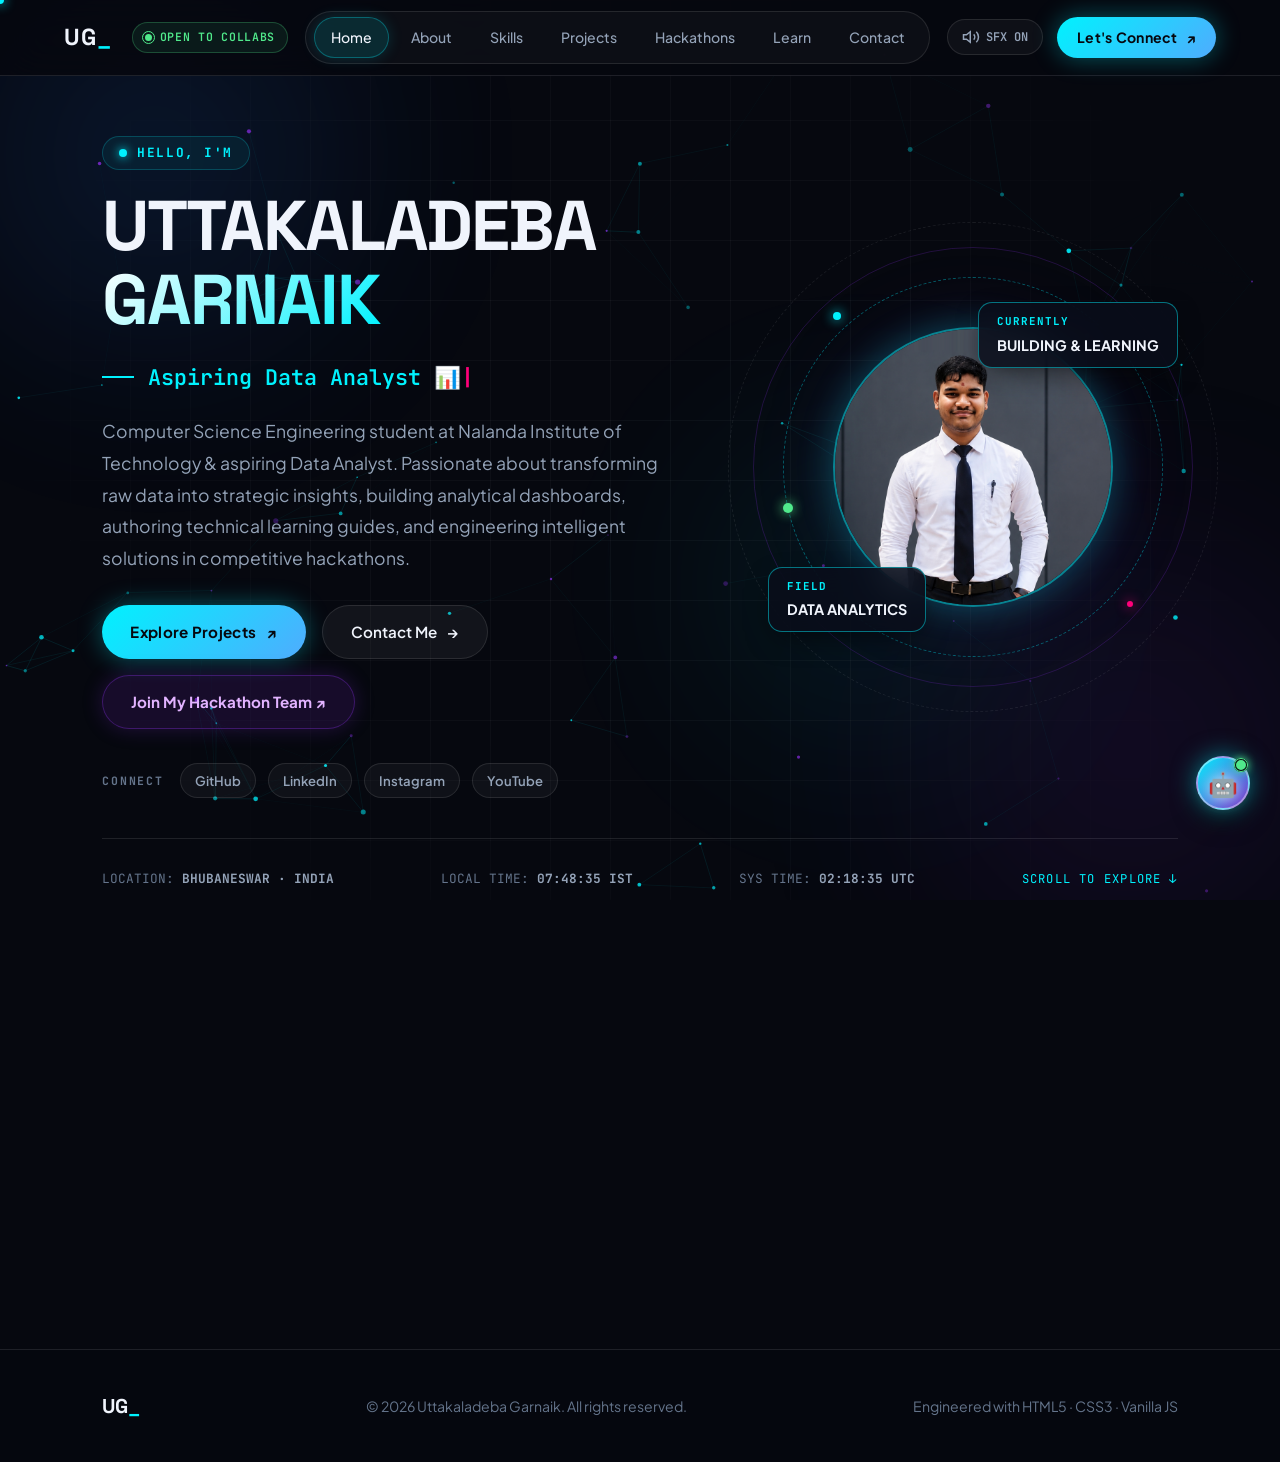
<file: index.html>
<!DOCTYPE html>
<html lang="en">

<head>
    <!-- Basic Meta & SEO -->
    <meta charset="UTF-8">
    <meta name="viewport" content="width=device-width, initial-scale=1.0">
    <meta name="description" content="Uttakaladeba Garnaik — B.Tech CSE Student, Aspiring Data Analyst, AI Builder & Hackathon Innovator from Bhubaneswar, India.">
    <meta name="author" content="Uttakaladeba Garnaik">
    <meta name="theme-color" content="#06080f">

    <!-- Open Graph / Social Media -->
    <meta property="og:title" content="Uttakaladeba Garnaik | Developer Portfolio">
    <meta property="og:description" content="Explore projects, skills, hackathon journey, and learning resources by Uttakaladeba Garnaik.">
    <meta property="og:type" content="website">

    <title>Uttakaladeba Garnaik | Developer Portfolio</title>

    <!-- Master Cyber Glass Stylesheet -->
    <link rel="stylesheet" href="style.css">
</head>

<body>

    <!-- ==============================================================================
         BACKGROUND SYSTEM: INTERACTIVE CANVAS & AMBIENT GLOWS
    ============================================================================== -->
    <div class="background">
        <canvas id="cyberCanvas"></canvas>
        <div class="background-grid"></div>
        <div class="glow-orb glow-blue"></div>
        <div class="glow-orb glow-purple"></div>
        <div class="glow-orb glow-cyan"></div>
    </div>

    <!-- ==============================================================================
         UNIVERSAL NAVIGATION
    ============================================================================== -->
    <header class="navbar">
        <div class="nav-left">
            <div class="nav-logo">
                <a href="index.html">UG<span>_</span></a>
            </div>

            <div class="nav-status-badge">
                <span class="radar-dot"></span>
                <span>OPEN TO COLLABS</span>
            </div>
        </div>

        <nav class="nav-links">
            <a href="index.html" class="active">Home</a>
            <a href="about.html">About</a>
            <a href="skills.html">Skills</a>
            <a href="projects.html">Projects</a>
            <a href="hackathons.html">Hackathons</a>
            <a href="learn.html">Learn</a>
            <a href="contact.html">Contact</a>
        </nav>

        <div class="nav-actions">
            <!-- Audio Synthesizer SFX Button -->
            <button class="sound-toggle-btn" aria-label="Toggle Sound Effects">
                <svg width="18" height="18" viewBox="0 0 24 24" fill="none" stroke="currentColor" stroke-width="2">
                    <polygon points="11 5 6 9 2 9 2 15 6 15 11 19 11 5"></polygon>
                    <path d="M19.07 4.93a10 10 0 0 1 0 14.14M15.54 8.46a5 5 0 0 1 0 7.07"></path>
                </svg>
                <span>SFX ON</span>
            </button>

            <a href="contact.html" class="nav-cta-btn">
                <span>Let's Connect</span>
                <span>↗</span>
            </a>

            <!-- Mobile Hamburger Toggle -->
            <button class="mobile-toggle-btn" aria-label="Toggle Navigation Menu">
                <span></span>
                <span></span>
                <span></span>
            </button>
        </div>
    </header>

    <!-- Mobile Drawer & Overlay -->
    <div class="mobile-nav-overlay"></div>
    <div class="mobile-nav-drawer">
        <div class="mobile-links">
            <a href="index.html" class="active">Home</a>
            <a href="about.html">About</a>
            <a href="skills.html">Skills</a>
            <a href="projects.html">Projects</a>
            <a href="hackathons.html">Hackathons</a>
            <a href="learn.html">Learn</a>
            <a href="contact.html">Contact</a>
        </div>
        <div class="mobile-drawer-bottom">
            <div class="nav-status-badge">
                <span class="radar-dot"></span>
                <span>BHUBANESWAR · INDIA</span>
            </div>
            <a href="contact.html" class="primary-button" style="width: 100%; justify-content: center;">
                <span>Let's Connect ↗</span>
            </a>
        </div>
    </div>

    <!-- ==============================================================================
         MAIN HERO SECTION
    ============================================================================== -->
    <main>
        <section class="hero" id="home">
            <div class="hero-main-row">
                <!-- LEFT COLUMN -->
                <div class="hero-left">
                    <div class="hero-intro">
                        <span class="status-dot"></span>
                        <span>HELLO, I'M</span>
                    </div>

                    <h1 class="hero-name">
                        UTTAKALADEBA
                        <span>GARNAIK</span>
                    </h1>

                    <!-- Dynamic Typewriter Role -->
                    <div class="hero-role-wrapper">
                        <span class="line"></span>
                        <p id="heroTypewriter" class="hero-role-text">
                            Aspiring Data Analyst 📊
                        </p>
                    </div>

                    <p class="hero-description">
                        Computer Science Engineering student at Nalanda Institute of Technology & aspiring Data Analyst.
                        Passionate about transforming raw data into strategic insights, building analytical dashboards,
                        authoring technical learning guides, and engineering intelligent solutions in competitive hackathons.
                    </p>

                    <!-- Call To Action Buttons -->
                    <div class="hero-buttons">
                        <a href="projects.html" class="primary-button">
                            <span>Explore Projects</span>
                            <span>↗</span>
                        </a>

                        <a href="contact.html" class="secondary-button">
                            <span>Contact Me</span>
                            <span>→</span>
                        </a>

                        <a href="https://docs.google.com/forms/d/e/1FAIpQLSdCrDpJFta8WveMqcclIFYzWyv9JtLURT3BA-A9Ja3BnQ5rNg/viewform?usp=publish-editor"
                           class="join-team-btn"
                           target="_blank"
                           rel="noopener noreferrer">
                            <span>Join My Hackathon Team ↗</span>
                        </a>
                    </div>

                    <!-- Social Media Links -->
                    <div class="hero-socials">
                        <span>CONNECT</span>

                        <a href="https://github.com/uttakaladebagarnaik"
                           class="hero-social-pill"
                           target="_blank"
                           rel="noopener noreferrer">
                            GitHub
                        </a>

                        <a href="https://www.linkedin.com/feed/"
                           class="hero-social-pill"
                           target="_blank"
                           rel="noopener noreferrer">
                            LinkedIn
                        </a>

                        <a href="https://www.instagram.com/uttakala_deba/"
                           class="hero-social-pill"
                           target="_blank"
                           rel="noopener noreferrer">
                            Instagram
                        </a>

                        <a href="https://www.youtube.com/@uttakaladeba"
                           class="hero-social-pill"
                           target="_blank"
                           rel="noopener noreferrer">
                            YouTube
                        </a>
                    </div>
                </div>

                <!-- RIGHT COLUMN: PROFILE PHOTO & INTERACTIVE 3D TILT -->
                <div class="hero-right">
                    <div class="photo-area tilt-card">
                        <!-- Orbit Rings -->
                        <div class="photo-ring ring-one"></div>
                        <div class="photo-ring ring-two"></div>
                        <div class="photo-ring ring-three"></div>

                        <!-- Glow Backdrop -->
                        <div class="photo-glow"></div>

                        <!-- Profile Image -->
                        <div class="profile-circle">
                            <img src="picture/profile.png"
                                 alt="Uttakaladeba Garnaik — Developer Profile">
                        </div>

                        <!-- Floating Status Chips -->
                        <div class="floating-card card-top">
                            <span>CURRENTLY</span>
                            <strong>BUILDING & LEARNING</strong>
                        </div>

                        <div class="floating-card card-bottom">
                            <span>FIELD</span>
                            <strong>DATA ANALYTICS</strong>
                        </div>

                        <!-- Mini Orbit Dots -->
                        <span class="orbit-dot dot-one"></span>
                        <span class="orbit-dot dot-two"></span>
                        <span class="orbit-dot dot-three"></span>
                    </div>
                </div>
            </div>

            <!-- HERO BOTTOM HUD -->
            <div class="hero-bottom">
                <div class="hud-item">
                    <span>LOCATION:</span>
                    <strong>BHUBANESWAR · INDIA</strong>
                </div>

                <div class="hud-item">
                    <span>LOCAL TIME:</span>
                    <strong id="hud-time-ist">--:--:-- IST</strong>
                </div>

                <div class="hud-item">
                    <span>SYS TIME:</span>
                    <strong id="hud-time-utc">--:--:-- UTC</strong>
                </div>

                <div class="scroll-indicator">
                    <span>SCROLL TO EXPLORE</span>
                    <b>↓</b>
                </div>
            </div>
        </section>

        <!-- ==============================================================================
             QUICK INTRO SECTION
        ============================================================================== -->
        <section class="quick-intro reveal">
            <div class="intro-number">01</div>
            <div class="intro-content">
                <p class="section-label">A LITTLE ABOUT ME</p>
                <h2>
                    Learning today.
                    <span>Building tomorrow.</span>
                </h2>
                <p style="color: var(--text-secondary); max-width: 650px; line-height: 1.7; margin-bottom: 16px;">
                    Driven by curiosity and a passion for engineering digital solutions. Currently exploring web applications,
                    desktop automation, data systems, and rapid prototyping for hackathons.
                </p>
                <a href="about.html" class="text-link">
                    <span>Read my full story & journey</span>
                    <span>↗</span>
                </a>
            </div>
        </section>
    </main>

    <!-- ==============================================================================
         UNIVERSAL FOOTER
    ============================================================================== -->
    <footer>
        <div class="footer-logo">
            UG<span>_</span>
        </div>

        <div>
            © <span class="current-year">2026</span> Uttakaladeba Garnaik. All rights reserved.
        </div>

        <div>
            Engineered with HTML5 · CSS3 · Vanilla JS
        </div>
    </footer>

    <!-- Master Scripts -->
    <script src="script.js"></script>
</body>

</html>
</file>
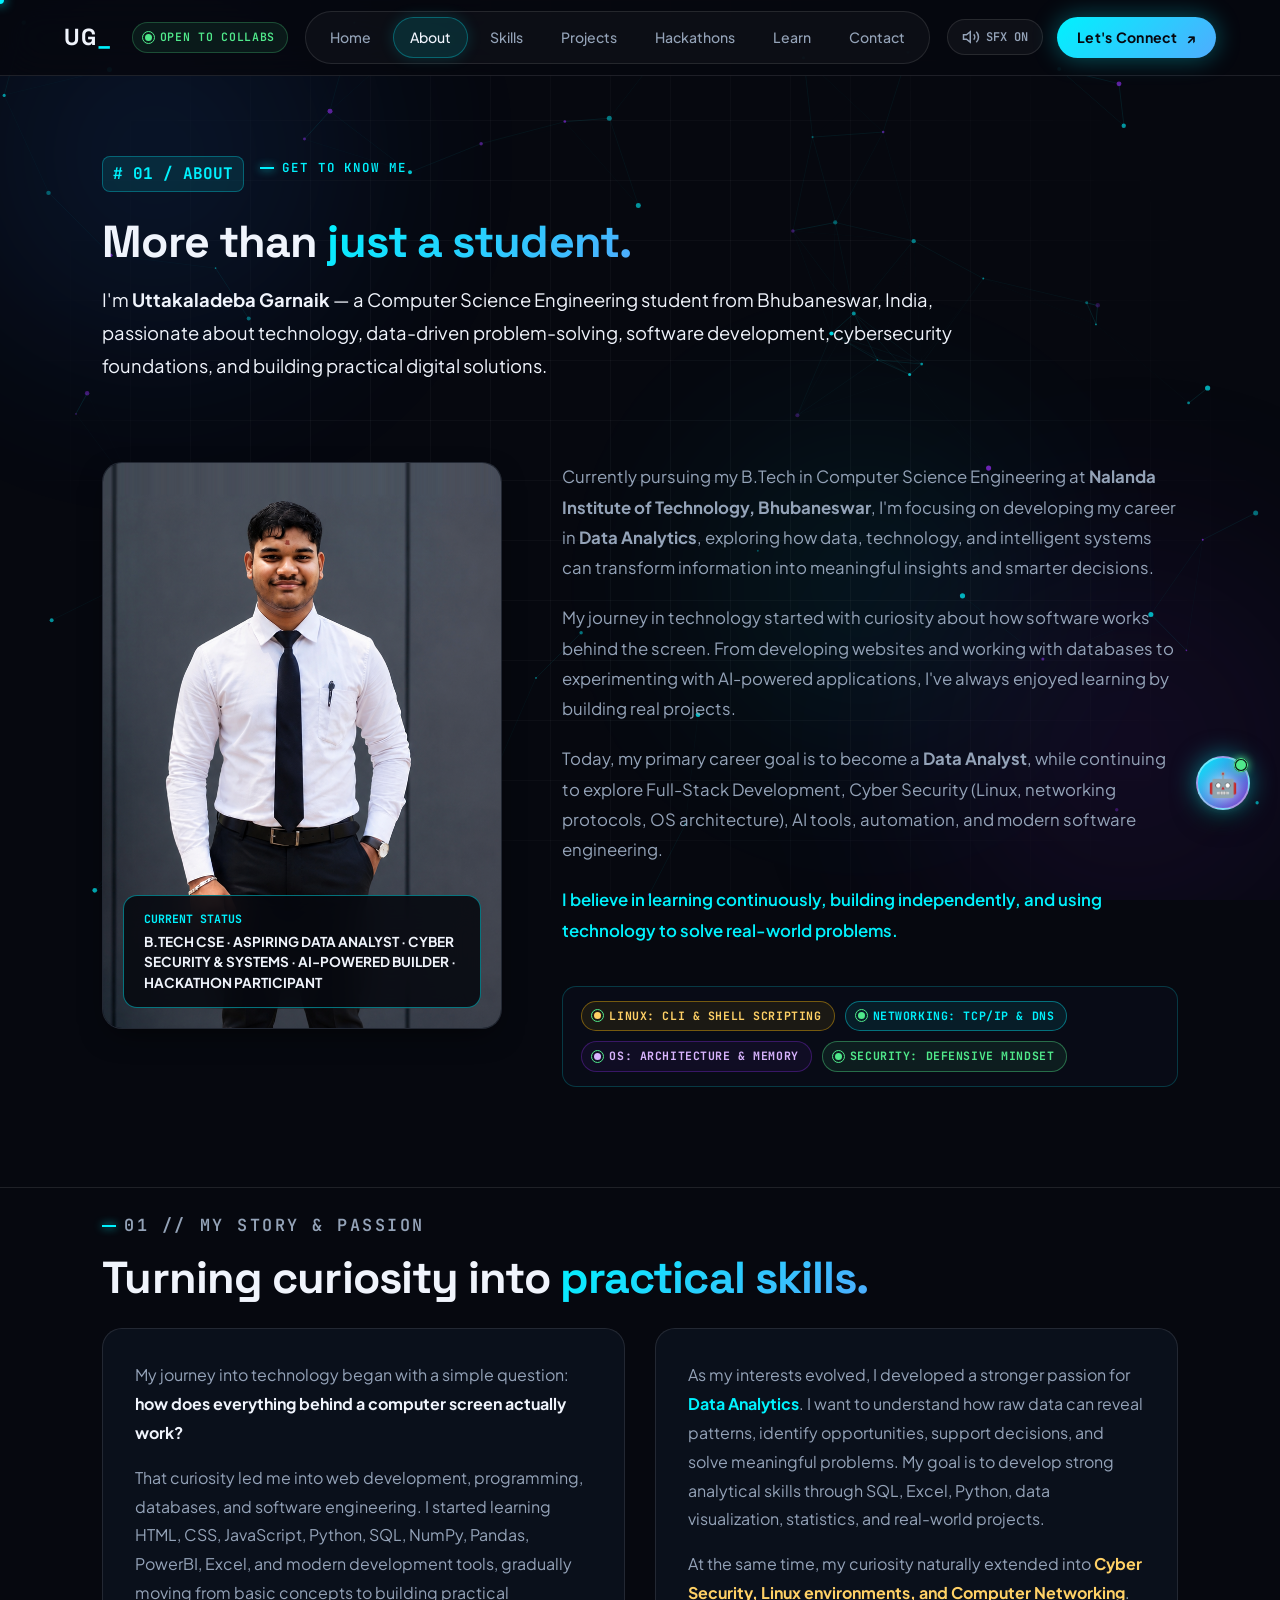
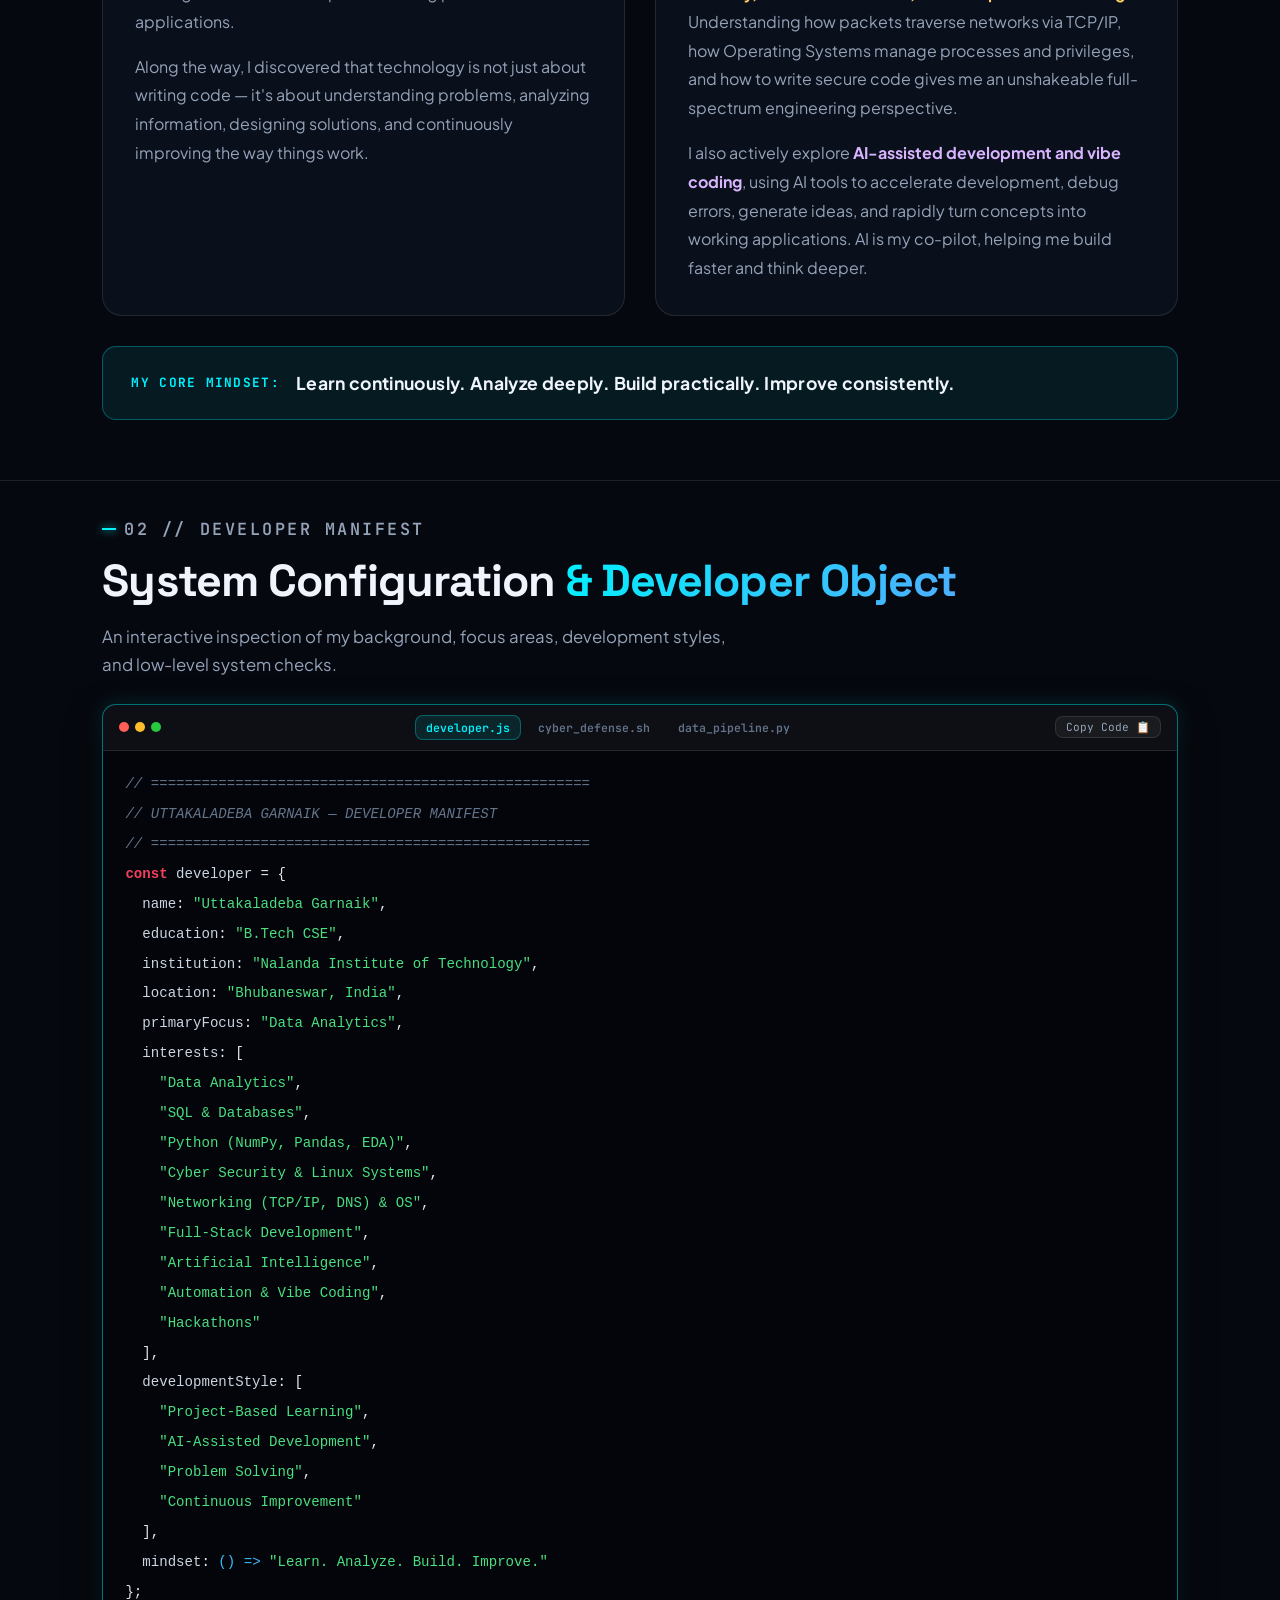
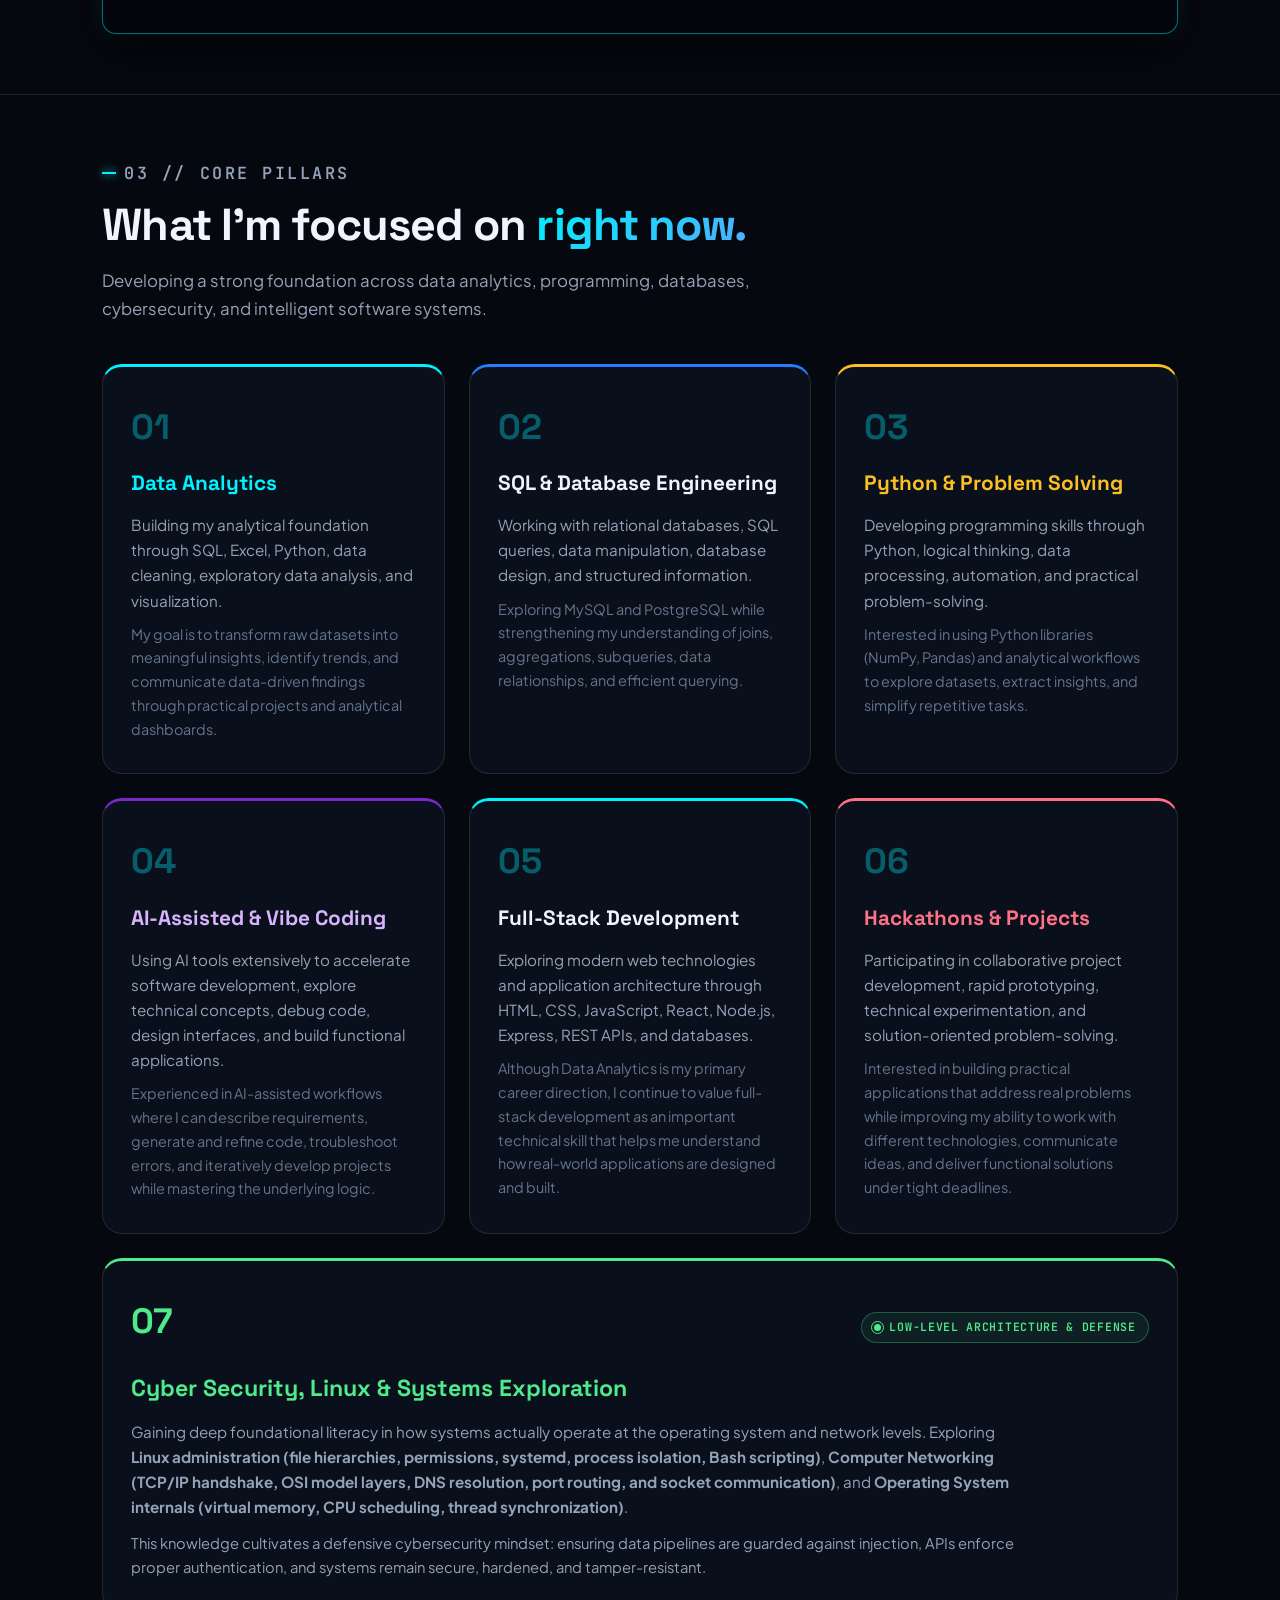
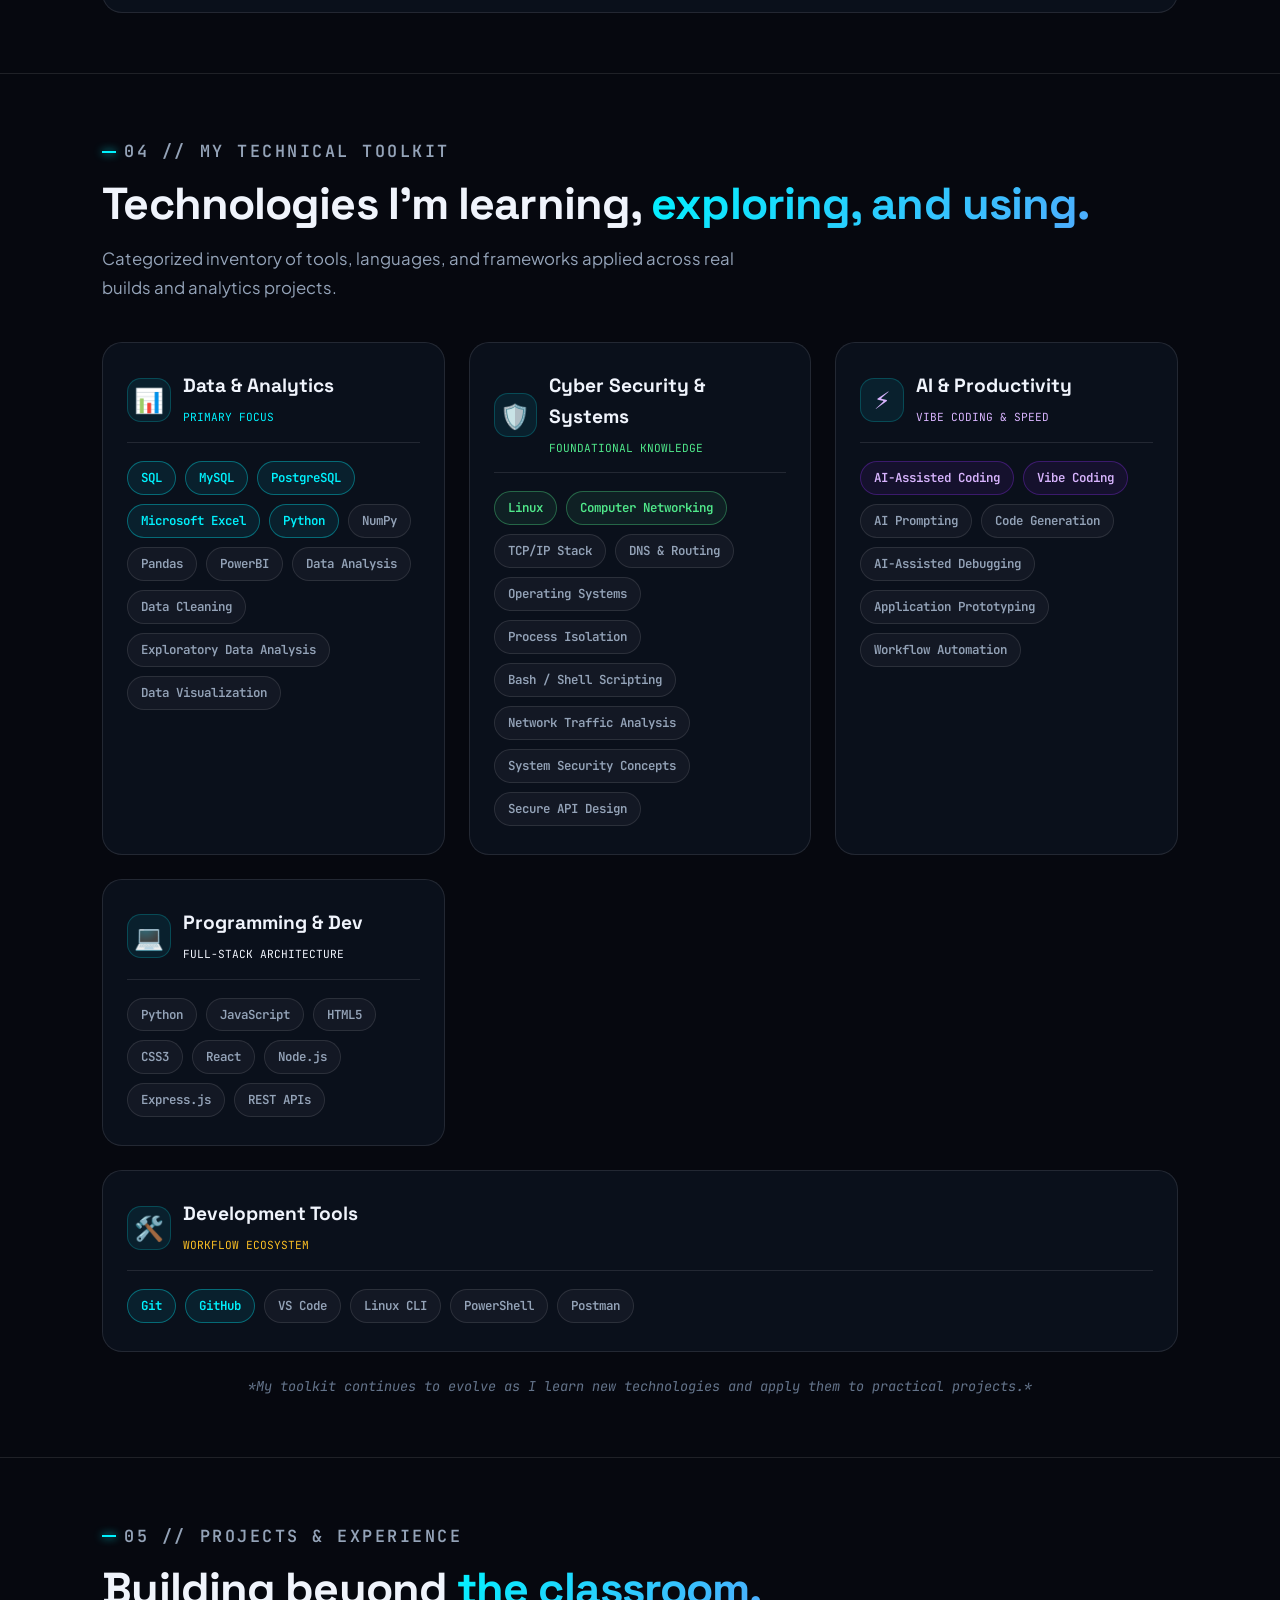
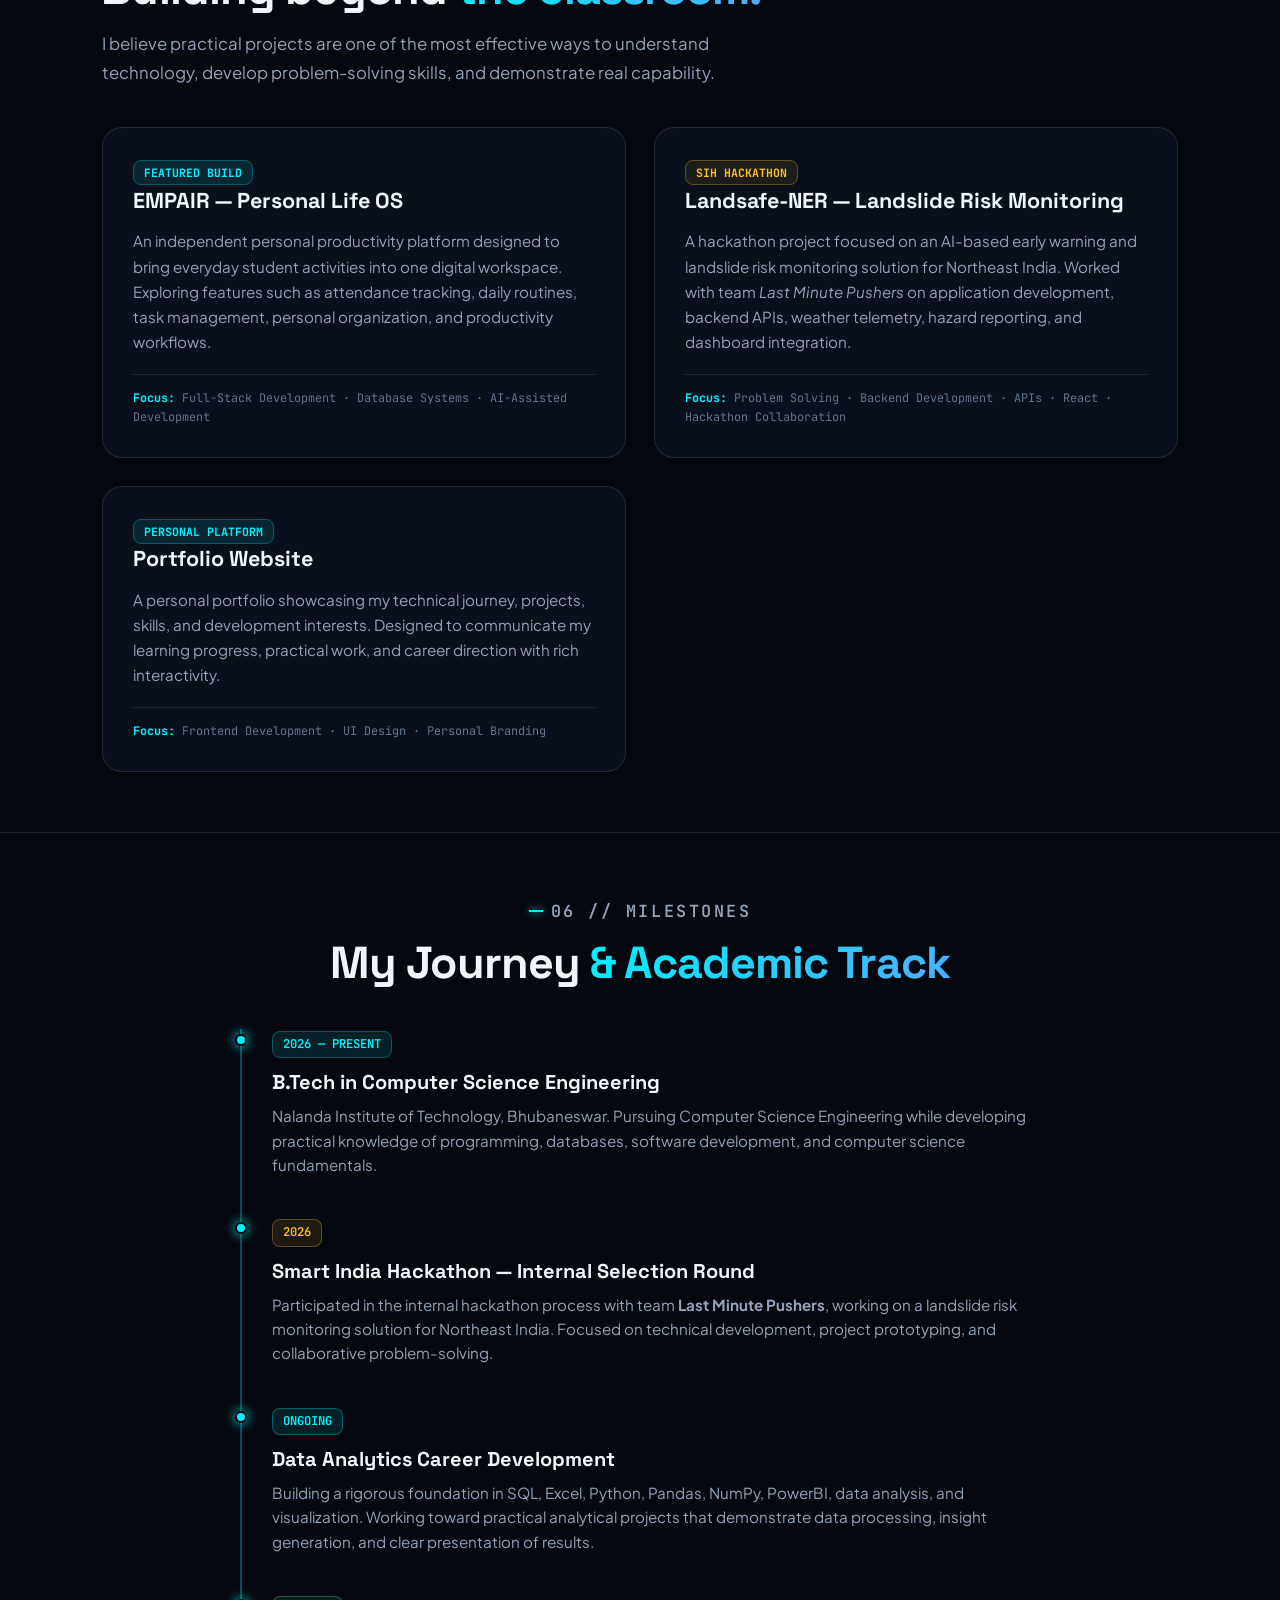
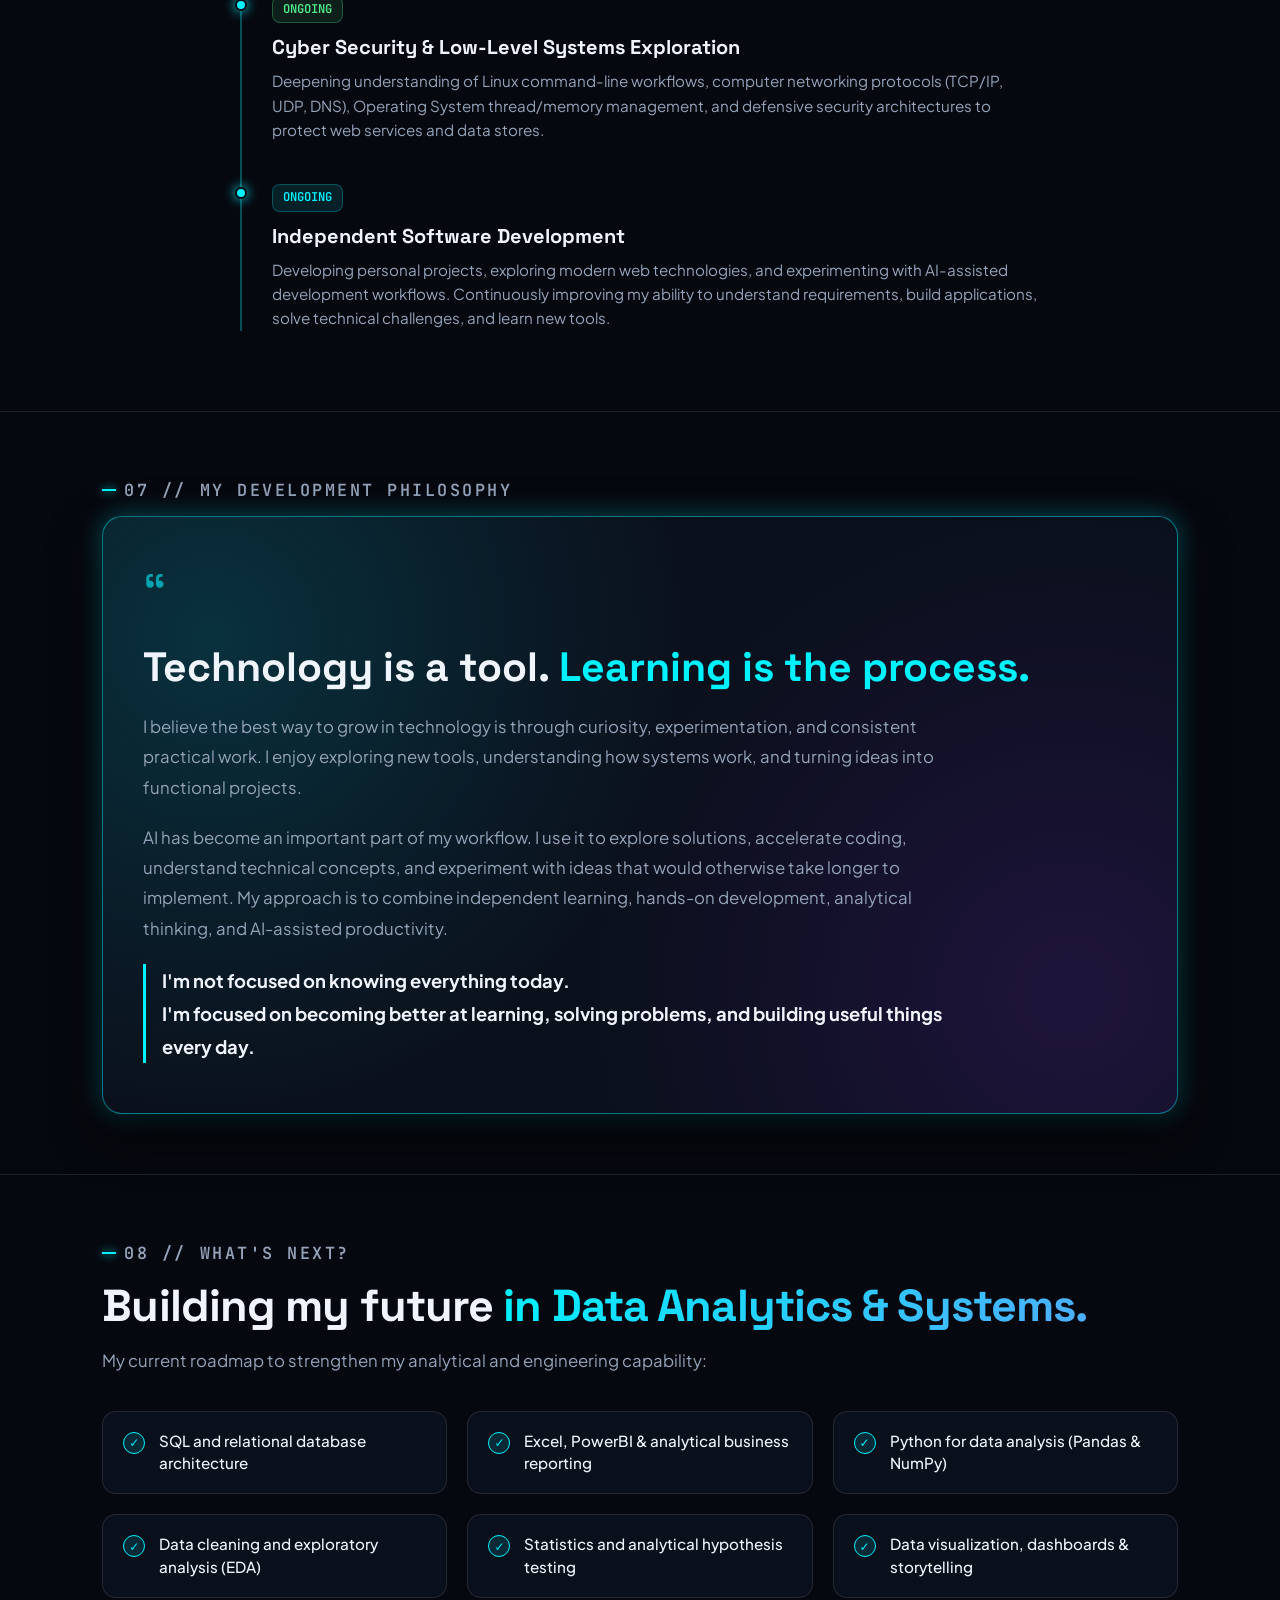
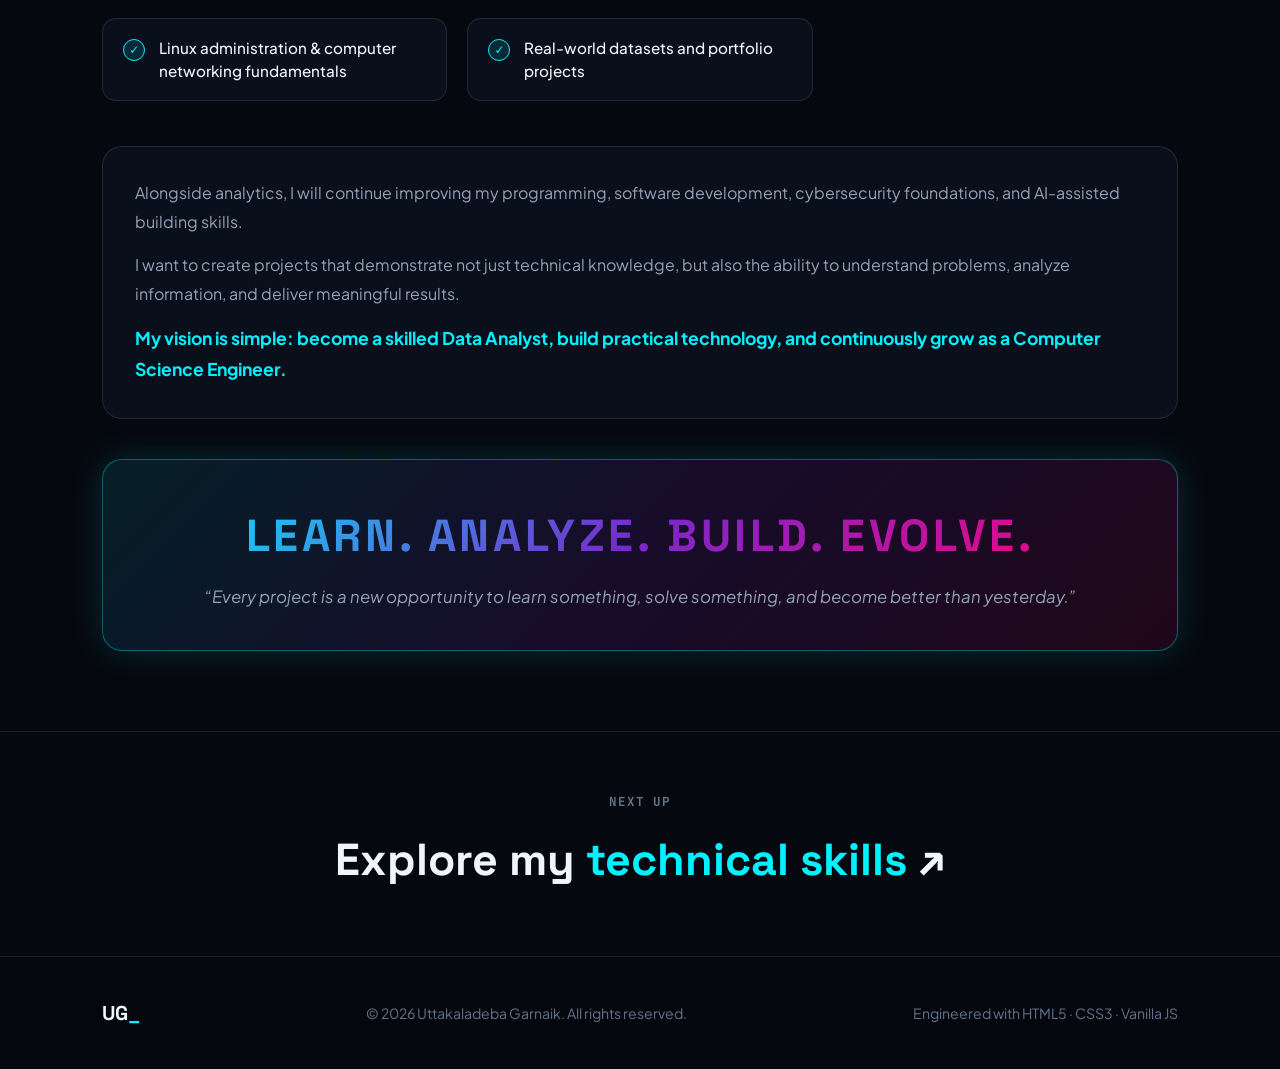
<file: about.html>
<!DOCTYPE html>
<html lang="en">

<head>
    <meta charset="UTF-8">
    <meta name="viewport" content="width=device-width, initial-scale=1.0">
    <meta name="description" content="About Uttakaladeba Garnaik — B.Tech CSE student at Nalanda Institute of Technology, Aspiring Data Analyst, Cyber Security & Systems Enthusiast, and AI-Powered Builder.">
    <meta name="author" content="Uttakaladeba Garnaik">
    <meta name="theme-color" content="#06080f">

    <title>About — Uttakaladeba Garnaik | Data Analytics & Systems</title>

    <link rel="stylesheet" href="style.css">
</head>

<body>

    <!-- Background System -->
    <div class="background">
        <canvas id="cyberCanvas"></canvas>
        <div class="background-grid"></div>
        <div class="glow-orb glow-blue"></div>
        <div class="glow-orb glow-purple"></div>
        <div class="glow-orb glow-cyan"></div>
    </div>

    <!-- Universal Navigation -->
    <header class="navbar">
        <div class="nav-left">
            <div class="nav-logo">
                <a href="index.html">UG<span>_</span></a>
            </div>

            <div class="nav-status-badge">
                <span class="radar-dot"></span>
                <span>OPEN TO COLLABS</span>
            </div>
        </div>

        <nav class="nav-links">
            <a href="index.html">Home</a>
            <a href="about.html" class="active">About</a>
            <a href="skills.html">Skills</a>
            <a href="projects.html">Projects</a>
            <a href="hackathons.html">Hackathons</a>
            <a href="learn.html">Learn</a>
            <a href="contact.html">Contact</a>
        </nav>

        <div class="nav-actions">
            <button class="sound-toggle-btn" aria-label="Toggle Sound Effects">
                <svg width="18" height="18" viewBox="0 0 24 24" fill="none" stroke="currentColor" stroke-width="2">
                    <polygon points="11 5 6 9 2 9 2 15 6 15 11 19 11 5"></polygon>
                    <path d="M19.07 4.93a10 10 0 0 1 0 14.14M15.54 8.46a5 5 0 0 1 0 7.07"></path>
                </svg>
                <span>SFX ON</span>
            </button>

            <a href="contact.html" class="nav-cta-btn">
                <span>Let's Connect</span>
                <span>↗</span>
            </a>

            <button class="mobile-toggle-btn" aria-label="Toggle Navigation Menu">
                <span></span>
                <span></span>
                <span></span>
            </button>
        </div>
    </header>

    <!-- Mobile Drawer -->
    <div class="mobile-nav-overlay"></div>
    <div class="mobile-nav-drawer">
        <div class="mobile-links">
            <a href="index.html">Home</a>
            <a href="about.html" class="active">About</a>
            <a href="skills.html">Skills</a>
            <a href="projects.html">Projects</a>
            <a href="hackathons.html">Hackathons</a>
            <a href="learn.html">Learn</a>
            <a href="contact.html">Contact</a>
        </div>
        <div class="mobile-drawer-bottom">
            <div class="nav-status-badge">
                <span class="radar-dot"></span>
                <span>BHUBANESWAR · INDIA</span>
            </div>
            <a href="contact.html" class="primary-button" style="width: 100%; justify-content: center;">
                <span>Let's Connect ↗</span>
            </a>
        </div>
    </div>

    <main>
        <!-- ==============================================================================
             # 01 / ABOUT — HERO
        ============================================================================== -->
        <section class="about-hero">
            <div class="page-hero-top">
                <span class="page-hero-number"># 01 / ABOUT</span>
                <span class="section-label">GET TO KNOW ME</span>
            </div>

            <div class="section-heading">
                <h2>
                    More than
                    <span>just a student.</span>
                </h2>
                <p style="font-size: 1.15rem; color: var(--text-primary); max-width: 850px; line-height: 1.8;">
                    I'm <strong>Uttakaladeba Garnaik</strong> — a Computer Science Engineering student from Bhubaneswar, India,
                    passionate about technology, data-driven problem-solving, software development, cybersecurity foundations,
                    and building practical digital solutions.
                </p>
            </div>
        </section>

        <!-- ==============================================================================
             ABOUT MAIN: BIO, STATUS BADGE & INTERACTIVE TERMINAL
        ============================================================================== -->
        <section class="about-main reveal">
            <!-- Left: Profile Image Card with 3D Tilt -->
            <div class="about-image-card tilt-card">
                <img src="picture/profile.png" alt="Uttakaladeba Garnaik — Profile">
                <div class="about-image-badge">
                    <span>CURRENT STATUS</span>
                    <strong style="font-size: 0.85rem; line-height: 1.5; color: var(--text-primary);">
                        B.TECH CSE · ASPIRING DATA ANALYST · CYBER SECURITY & SYSTEMS · AI-POWERED BUILDER · HACKATHON PARTICIPANT
                    </strong>
                </div>
            </div>

            <!-- Right: Extended Bio & Story -->
            <div class="about-story">
                <p>
                    Currently pursuing my B.Tech in Computer Science Engineering at <strong>Nalanda Institute of Technology, Bhubaneswar</strong>,
                    I'm focusing on developing my career in <strong>Data Analytics</strong>, exploring how data, technology, and intelligent systems can transform
                    information into meaningful insights and smarter decisions.
                </p>

                <p>
                    My journey in technology started with curiosity about how software works behind the screen. From developing websites and working
                    with databases to experimenting with AI-powered applications, I've always enjoyed learning by building real projects.
                </p>

                <p>
                    Today, my primary career goal is to become a <strong>Data Analyst</strong>, while continuing to explore Full-Stack Development,
                    Cyber Security (Linux, networking protocols, OS architecture), AI tools, automation, and modern software engineering.
                </p>

                <p style="color: var(--cyan); font-weight: 600;">
                    I believe in learning continuously, building independently, and using technology to solve real-world problems.
                </p>

                <!-- Systems & Security HUD Clearance -->
                <div class="security-hud">
                    <span class="security-hud-pill hud-linux">
                        <span class="radar-dot" style="background: #ffd166;"></span>
                        <span>LINUX: CLI & SHELL SCRIPTING</span>
                    </span>
                    <span class="security-hud-pill hud-network">
                        <span class="radar-dot"></span>
                        <span>NETWORKING: TCP/IP & DNS</span>
                    </span>
                    <span class="security-hud-pill hud-os">
                        <span class="radar-dot" style="background: #d8b4fe;"></span>
                        <span>OS: ARCHITECTURE & MEMORY</span>
                    </span>
                    <span class="security-hud-pill hud-defense">
                        <span class="radar-dot"></span>
                        <span>SECURITY: DEFENSIVE MINDSET</span>
                    </span>
                </div>
            </div>
        </section>

        <!-- ==============================================================================
             01 // MY STORY & PASSION
        ============================================================================== -->
        <section class="about-focus reveal" style="padding-top: 20px;">
            <div class="section-heading">
                <p class="section-label">01 // MY STORY & PASSION</p>
                <h2>
                    Turning curiosity into
                    <span>practical skills.</span>
                </h2>
            </div>

            <div style="display: grid; grid-template-columns: repeat(auto-fit, minmax(320px, 1fr)); gap: 30px; margin-top: 25px;">
                <div style="background: var(--glass-card); border: 1px solid var(--glass-border); border-radius: var(--radius-lg); padding: 32px; line-height: 1.8; color: var(--text-secondary);">
                    <p style="margin-bottom: 16px;">
                        My journey into technology began with a simple question: <strong style="color: var(--text-primary);">how does everything behind a computer screen actually work?</strong>
                    </p>
                    <p style="margin-bottom: 16px;">
                        That curiosity led me into web development, programming, databases, and software engineering. I started learning HTML, CSS,
                        JavaScript, Python, SQL, NumPy, Pandas, PowerBI, Excel, and modern development tools, gradually moving from basic concepts to building practical applications.
                    </p>
                    <p>
                        Along the way, I discovered that technology is not just about writing code — it's about understanding problems, analyzing information,
                        designing solutions, and continuously improving the way things work.
                    </p>
                </div>

                <div style="background: var(--glass-card); border: 1px solid var(--glass-border); border-radius: var(--radius-lg); padding: 32px; line-height: 1.8; color: var(--text-secondary);">
                    <p style="margin-bottom: 16px;">
                        As my interests evolved, I developed a stronger passion for <strong style="color: var(--cyan);">Data Analytics</strong>.
                        I want to understand how raw data can reveal patterns, identify opportunities, support decisions, and solve meaningful problems.
                        My goal is to develop strong analytical skills through SQL, Excel, Python, data visualization, statistics, and real-world projects.
                    </p>
                    <p style="margin-bottom: 16px;">
                        At the same time, my curiosity naturally extended into <strong style="color: #ffd166;">Cyber Security, Linux environments, and Computer Networking</strong>.
                        Understanding how packets traverse networks via TCP/IP, how Operating Systems manage processes and privileges, and how to write secure code gives me an unshakeable full-spectrum engineering perspective.
                    </p>
                    <p>
                        I also actively explore <strong style="color: #d8b4fe;">AI-assisted development and vibe coding</strong>, using AI tools to accelerate development,
                        debug errors, generate ideas, and rapidly turn concepts into working applications. AI is my co-pilot, helping me build faster and think deeper.
                    </p>
                </div>
            </div>

            <!-- Mindset Callout Card -->
            <div style="margin-top: 30px; padding: 22px 28px; border-radius: var(--radius-md); background: rgba(0, 242, 254, 0.08); border: 1px solid rgba(0, 242, 254, 0.3); display: flex; align-items: center; gap: 16px; flex-wrap: wrap;">
                <span style="font-family: var(--font-mono); font-size: 0.8rem; font-weight: 700; color: var(--cyan); letter-spacing: 0.1em;">MY CORE MINDSET:</span>
                <strong style="font-size: 1.1rem; color: var(--text-primary); letter-spacing: 0.02em;">
                    Learn continuously. Analyze deeply. Build practically. Improve consistently.
                </strong>
            </div>
        </section>

        <!-- ==============================================================================
             02 // DEVELOPER MANIFEST — INTERACTIVE MULTI-TAB TERMINAL
        ============================================================================== -->
        <section class="about-focus reveal" style="padding-top: 30px;">
            <div class="section-heading">
                <p class="section-label">02 // DEVELOPER MANIFEST</p>
                <h2>
                    System Configuration
                    <span>& Developer Object</span>
                </h2>
                <p>An interactive inspection of my background, focus areas, development styles, and low-level system checks.</p>
            </div>

            <div class="cyber-terminal">
                <div class="terminal-header">
                    <div class="terminal-dots">
                        <span class="terminal-dot dot-red"></span>
                        <span class="terminal-dot dot-yellow"></span>
                        <span class="terminal-dot dot-green"></span>
                    </div>

                    <div class="terminal-tabs">
                        <button class="terminal-tab-btn active" data-tab="tab-js">developer.js</button>
                        <button class="terminal-tab-btn" data-tab="tab-sec">cyber_defense.sh</button>
                        <button class="terminal-tab-btn" data-tab="tab-data">data_pipeline.py</button>
                    </div>

                    <button class="terminal-copy-btn">
                        <span>Copy Code 📋</span>
                    </button>
                </div>

                <div class="terminal-body">
                    <!-- Tab 1: JavaScript Developer Manifest -->
                    <div id="tab-js" class="terminal-pane active">
                        <code>
<div class="terminal-line"><span class="term-comm">// ====================================================</span></div>
<div class="terminal-line"><span class="term-comm">// UTTAKALADEBA GARNAIK — DEVELOPER MANIFEST</span></div>
<div class="terminal-line"><span class="term-comm">// ====================================================</span></div>
<div class="terminal-line"><span class="term-kw">const</span> <span class="term-prop">developer</span> = {</div>
<div class="terminal-line">  <span class="term-prop">name</span>: <span class="term-str">"Uttakaladeba Garnaik"</span>,</div>
<div class="terminal-line">  <span class="term-prop">education</span>: <span class="term-str">"B.Tech CSE"</span>,</div>
<div class="terminal-line">  <span class="term-prop">institution</span>: <span class="term-str">"Nalanda Institute of Technology"</span>,</div>
<div class="terminal-line">  <span class="term-prop">location</span>: <span class="term-str">"Bhubaneswar, India"</span>,</div>
<div class="terminal-line">  <span class="term-prop">primaryFocus</span>: <span class="term-str">"Data Analytics"</span>,</div>
<div class="terminal-line">  <span class="term-prop">interests</span>: [</div>
<div class="terminal-line">    <span class="term-str">"Data Analytics"</span>,</div>
<div class="terminal-line">    <span class="term-str">"SQL & Databases"</span>,</div>
<div class="terminal-line">    <span class="term-str">"Python (NumPy, Pandas, EDA)"</span>,</div>
<div class="terminal-line">    <span class="term-str">"Cyber Security & Linux Systems"</span>,</div>
<div class="terminal-line">    <span class="term-str">"Networking (TCP/IP, DNS) & OS"</span>,</div>
<div class="terminal-line">    <span class="term-str">"Full-Stack Development"</span>,</div>
<div class="terminal-line">    <span class="term-str">"Artificial Intelligence"</span>,</div>
<div class="terminal-line">    <span class="term-str">"Automation & Vibe Coding"</span>,</div>
<div class="terminal-line">    <span class="term-str">"Hackathons"</span></div>
<div class="terminal-line">  ],</div>
<div class="terminal-line">  <span class="term-prop">developmentStyle</span>: [</div>
<div class="terminal-line">    <span class="term-str">"Project-Based Learning"</span>,</div>
<div class="terminal-line">    <span class="term-str">"AI-Assisted Development"</span>,</div>
<div class="terminal-line">    <span class="term-str">"Problem Solving"</span>,</div>
<div class="terminal-line">    <span class="term-str">"Continuous Improvement"</span></div>
<div class="terminal-line">  ],</div>
<div class="terminal-line">  <span class="term-prop">mindset</span>: <span class="term-fn">() =&gt;</span> <span class="term-str">"Learn. Analyze. Build. Improve."</span></div>
<div class="terminal-line">};</div>
                        </code>
                    </div>

                    <!-- Tab 2: Cyber Security & Linux Shell Script -->
                    <div id="tab-sec" class="terminal-pane">
                        <code>
<div class="terminal-line"><span class="term-comm">#!/usr/bin/env bash</span></div>
<div class="terminal-line"><span class="term-comm"># Cyber Security & Low-Level System Telemetry Check</span></div>
<div class="terminal-line"><span class="term-cmd">echo</span> <span class="term-str">"[*] Initializing Linux OS & Network Diagnostics..."</span></div>
<div class="terminal-line"><span class="term-cmd">uname</span> <span class="term-flag">-srm</span> &amp;&amp; <span class="term-cmd">whoami</span></div>
<div class="terminal-line"><span class="term-str">"Linux 6.8.0-generic x86_64 // user: uttakala [priv: sudoer]"</span></div>
<div class="terminal-line"><br></div>
<div class="terminal-line"><span class="term-comm"># Verify Network Socket & Security Layer</span></div>
<div class="terminal-line"><span class="term-cmd">netstat</span> <span class="term-flag">-tulpn</span> | <span class="term-cmd">grep</span> <span class="term-str">"LISTEN"</span></div>
<div class="terminal-line"><span class="term-comm"># Protocols Monitored: TCP/IP · DNS (Port 53) · HTTPS (Port 443)</span></div>
<div class="terminal-line"><span class="term-cmd">echo</span> <span class="term-str">"[✓] OS Memory Management: Stable"</span></div>
<div class="terminal-line"><span class="term-cmd">echo</span> <span class="term-str">"[✓] Defensive Shell Integrity: Verified"</span></div>
<div class="terminal-line"><span class="term-cmd">echo</span> <span class="term-str">"[✓] Security Policy: Least Privilege & Secure Coding"</span></div>
                        </code>
                    </div>

                    <!-- Tab 3: Python Data Pipeline -->
                    <div id="tab-data" class="terminal-pane">
                        <code>
<div class="terminal-line"><span class="term-comm"># ====================================================</span></div>
<div class="terminal-line"><span class="term-comm"># Python Data Analytics & Statistical Insights Engine</span></div>
<div class="terminal-line"><span class="term-comm"># ====================================================</span></div>
<div class="terminal-line"><span class="term-kw">import</span> pandas <span class="term-kw">as</span> pd</div>
<div class="terminal-line"><span class="term-kw">import</span> numpy <span class="term-kw">as</span> np</div>
<div class="terminal-line"><br></div>
<div class="terminal-line"><span class="term-kw">def</span> <span class="term-fn">extract_insights</span>(dataset):</div>
<div class="terminal-line">    clean_data = dataset.dropna().drop_duplicates()</div>
<div class="terminal-line">    trends = clean_data.groupby(<span class="term-str">'category'</span>).agg({<span class="term-str">'metric'</span>: [<span class="term-str">'mean'</span>, <span class="term-str">'count'</span>]})</div>
<div class="terminal-line">    <span class="term-kw">return</span> {<span class="term-str">"status"</span>: <span class="term-str">"ready"</span>, <span class="term-str">"insights"</span>: trends, <span class="term-str">"action"</span>: <span class="term-str">"dashboard_viz"</span>}</div>
                        </code>
                    </div>
                </div>
            </div>
        </section>

        <!-- ==============================================================================
             03 // CORE PILLARS
        ============================================================================== -->
        <section class="about-focus reveal">
            <div class="section-heading">
                <p class="section-label">03 // CORE PILLARS</p>
                <h2>
                    What I'm focused on
                    <span>right now.</span>
                </h2>
                <p>Developing a strong foundation across data analytics, programming, databases, cybersecurity, and intelligent software systems.</p>
            </div>

            <div class="focus-grid" style="grid-template-columns: repeat(auto-fit, minmax(320px, 1fr));">
                <!-- Pillar 01: Data Analytics -->
                <article class="focus-card tilt-card" style="border-top: 3px solid var(--cyan);">
                    <span class="focus-number">01</span>
                    <h3 style="color: var(--cyan);">Data Analytics</h3>
                    <p>
                        Building my analytical foundation through SQL, Excel, Python, data cleaning, exploratory data analysis, and visualization.
                    </p>
                    <p style="margin-top: 10px; font-size: 0.9rem; color: var(--text-muted);">
                        My goal is to transform raw datasets into meaningful insights, identify trends, and communicate data-driven findings through practical projects and analytical dashboards.
                    </p>
                </article>

                <!-- Pillar 02: SQL & Database Engineering -->
                <article class="focus-card tilt-card" style="border-top: 3px solid var(--blue);">
                    <span class="focus-number">02</span>
                    <h3 style="color: var(--blue-light);">SQL & Database Engineering</h3>
                    <p>
                        Working with relational databases, SQL queries, data manipulation, database design, and structured information.
                    </p>
                    <p style="margin-top: 10px; font-size: 0.9rem; color: var(--text-muted);">
                        Exploring MySQL and PostgreSQL while strengthening my understanding of joins, aggregations, subqueries, data relationships, and efficient querying.
                    </p>
                </article>

                <!-- Pillar 03: Python & Problem Solving -->
                <article class="focus-card tilt-card" style="border-top: 3px solid #fbbf24;">
                    <span class="focus-number">03</span>
                    <h3 style="color: #fbbf24;">Python & Problem Solving</h3>
                    <p>
                        Developing programming skills through Python, logical thinking, data processing, automation, and practical problem-solving.
                    </p>
                    <p style="margin-top: 10px; font-size: 0.9rem; color: var(--text-muted);">
                        Interested in using Python libraries (NumPy, Pandas) and analytical workflows to explore datasets, extract insights, and simplify repetitive tasks.
                    </p>
                </article>

                <!-- Pillar 04: AI-Assisted Development & Vibe Coding -->
                <article class="focus-card tilt-card" style="border-top: 3px solid var(--purple);">
                    <span class="focus-number">04</span>
                    <h3 style="color: #d8b4fe;">AI-Assisted & Vibe Coding</h3>
                    <p>
                        Using AI tools extensively to accelerate software development, explore technical concepts, debug code, design interfaces, and build functional applications.
                    </p>
                    <p style="margin-top: 10px; font-size: 0.9rem; color: var(--text-muted);">
                        Experienced in AI-assisted workflows where I can describe requirements, generate and refine code, troubleshoot errors, and iteratively develop projects while mastering the underlying logic.
                    </p>
                </article>

                <!-- Pillar 05: Full-Stack Development -->
                <article class="focus-card tilt-card" style="border-top: 3px solid var(--cyan);">
                    <span class="focus-number">05</span>
                    <h3 style="color: var(--text-primary);">Full-Stack Development</h3>
                    <p>
                        Exploring modern web technologies and application architecture through HTML, CSS, JavaScript, React, Node.js, Express, REST APIs, and databases.
                    </p>
                    <p style="margin-top: 10px; font-size: 0.9rem; color: var(--text-muted);">
                        Although Data Analytics is my primary career direction, I continue to value full-stack development as an important technical skill that helps me understand how real-world applications are designed and built.
                    </p>
                </article>

                <!-- Pillar 06: Hackathons & Real-World Projects -->
                <article class="focus-card tilt-card" style="border-top: 3px solid #ff7186;">
                    <span class="focus-number">06</span>
                    <h3 style="color: #ff7186;">Hackathons & Projects</h3>
                    <p>
                        Participating in collaborative project development, rapid prototyping, technical experimentation, and solution-oriented problem-solving.
                    </p>
                    <p style="margin-top: 10px; font-size: 0.9rem; color: var(--text-muted);">
                        Interested in building practical applications that address real problems while improving my ability to work with different technologies, communicate ideas, and deliver functional solutions under tight deadlines.
                    </p>
                </article>

                <!-- Pillar 07: Cyber Security, Linux & Systems (USER ADDITION) -->
                <article class="focus-card tilt-card" style="border-top: 3px solid var(--emerald); grid-column: 1 / -1;">
                    <div style="display: flex; justify-content: space-between; align-items: center; margin-bottom: 8px;">
                        <span class="focus-number" style="color: var(--emerald);">07</span>
                        <span class="nav-status-badge" style="border-color: rgba(80,233,139,0.3); background: rgba(80,233,139,0.08);">
                            <span class="radar-dot"></span>
                            <span>LOW-LEVEL ARCHITECTURE & DEFENSE</span>
                        </span>
                    </div>
                    <h3 style="color: var(--emerald); font-size: 1.45rem;">Cyber Security, Linux & Systems Exploration</h3>
                    <p style="max-width: 900px;">
                        Gaining deep foundational literacy in how systems actually operate at the operating system and network levels.
                        Exploring <strong>Linux administration (file hierarchies, permissions, systemd, process isolation, Bash scripting)</strong>,
                        <strong>Computer Networking (TCP/IP handshake, OSI model layers, DNS resolution, port routing, and socket communication)</strong>,
                        and <strong>Operating System internals (virtual memory, CPU scheduling, thread synchronization)</strong>.
                    </p>
                    <p style="margin-top: 12px; font-size: 0.92rem; color: var(--text-secondary); max-width: 900px;">
                        This knowledge cultivates a defensive cybersecurity mindset: ensuring data pipelines are guarded against injection, APIs enforce proper authentication, and systems remain secure, hardened, and tamper-resistant.
                    </p>
                </article>
            </div>
        </section>

        <!-- ==============================================================================
             04 // MY TECHNICAL TOOLKIT
        ============================================================================== -->
        <section class="toolkit-section reveal">
            <div class="section-heading">
                <p class="section-label">04 // MY TECHNICAL TOOLKIT</p>
                <h2>
                    Technologies I'm learning,
                    <span>exploring, and using.</span>
                </h2>
                <p>Categorized inventory of tools, languages, and frameworks applied across real builds and analytics projects.</p>
            </div>

            <div class="toolkit-grid">
                <!-- Group 1: Data & Analytics -->
                <div class="toolkit-card tilt-card">
                    <div class="toolkit-header">
                        <div class="toolkit-icon" style="color: var(--cyan);">📊</div>
                        <div>
                            <h3>Data & Analytics</h3>
                            <span style="font-family: var(--font-mono); font-size: 0.7rem; color: var(--cyan);">PRIMARY FOCUS</span>
                        </div>
                    </div>
                    <div class="toolkit-pills">
                        <span class="toolkit-pill pill-hot">SQL</span>
                        <span class="toolkit-pill pill-hot">MySQL</span>
                        <span class="toolkit-pill pill-hot">PostgreSQL</span>
                        <span class="toolkit-pill pill-hot">Microsoft Excel</span>
                        <span class="toolkit-pill pill-hot">Python</span>
                        <span class="toolkit-pill">NumPy</span>
                        <span class="toolkit-pill">Pandas</span>
                        <span class="toolkit-pill">PowerBI</span>
                        <span class="toolkit-pill">Data Analysis</span>
                        <span class="toolkit-pill">Data Cleaning</span>
                        <span class="toolkit-pill">Exploratory Data Analysis</span>
                        <span class="toolkit-pill">Data Visualization</span>
                    </div>
                </div>

                <!-- Group 2: Cyber Security & Systems (USER ADDITION) -->
                <div class="toolkit-card tilt-card">
                    <div class="toolkit-header">
                        <div class="toolkit-icon" style="color: var(--emerald);">🛡️</div>
                        <div>
                            <h3>Cyber Security & Systems</h3>
                            <span style="font-family: var(--font-mono); font-size: 0.7rem; color: var(--emerald);">FOUNDATIONAL KNOWLEDGE</span>
                        </div>
                    </div>
                    <div class="toolkit-pills">
                        <span class="toolkit-pill pill-hot" style="border-color: rgba(80,233,139,0.35); color: var(--emerald); background: rgba(80,233,139,0.08);">Linux</span>
                        <span class="toolkit-pill pill-hot" style="border-color: rgba(80,233,139,0.35); color: var(--emerald); background: rgba(80,233,139,0.08);">Computer Networking</span>
                        <span class="toolkit-pill">TCP/IP Stack</span>
                        <span class="toolkit-pill">DNS & Routing</span>
                        <span class="toolkit-pill">Operating Systems</span>
                        <span class="toolkit-pill">Process Isolation</span>
                        <span class="toolkit-pill">Bash / Shell Scripting</span>
                        <span class="toolkit-pill">Network Traffic Analysis</span>
                        <span class="toolkit-pill">System Security Concepts</span>
                        <span class="toolkit-pill">Secure API Design</span>
                    </div>
                </div>

                <!-- Group 3: AI & Productivity -->
                <div class="toolkit-card tilt-card">
                    <div class="toolkit-header">
                        <div class="toolkit-icon" style="color: #d8b4fe;">⚡</div>
                        <div>
                            <h3>AI & Productivity</h3>
                            <span style="font-family: var(--font-mono); font-size: 0.7rem; color: #d8b4fe;">VIBE CODING & SPEED</span>
                        </div>
                    </div>
                    <div class="toolkit-pills">
                        <span class="toolkit-pill pill-hot" style="border-color: rgba(121,40,202,0.4); color: #d8b4fe; background: rgba(121,40,202,0.1);">AI-Assisted Coding</span>
                        <span class="toolkit-pill pill-hot" style="border-color: rgba(121,40,202,0.4); color: #d8b4fe; background: rgba(121,40,202,0.1);">Vibe Coding</span>
                        <span class="toolkit-pill">AI Prompting</span>
                        <span class="toolkit-pill">Code Generation</span>
                        <span class="toolkit-pill">AI-Assisted Debugging</span>
                        <span class="toolkit-pill">Application Prototyping</span>
                        <span class="toolkit-pill">Workflow Automation</span>
                    </div>
                </div>

                <!-- Group 4: Programming & Development -->
                <div class="toolkit-card tilt-card">
                    <div class="toolkit-header">
                        <div class="toolkit-icon" style="color: var(--blue-light);">💻</div>
                        <div>
                            <h3>Programming & Dev</h3>
                            <span style="font-family: var(--font-mono); font-size: 0.7rem; color: var(--blue-light);">FULL-STACK ARCHITECTURE</span>
                        </div>
                    </div>
                    <div class="toolkit-pills">
                        <span class="toolkit-pill">Python</span>
                        <span class="toolkit-pill">JavaScript</span>
                        <span class="toolkit-pill">HTML5</span>
                        <span class="toolkit-pill">CSS3</span>
                        <span class="toolkit-pill">React</span>
                        <span class="toolkit-pill">Node.js</span>
                        <span class="toolkit-pill">Express.js</span>
                        <span class="toolkit-pill">REST APIs</span>
                    </div>
                </div>

                <!-- Group 5: Development Tools -->
                <div class="toolkit-card tilt-card" style="grid-column: 1 / -1;">
                    <div class="toolkit-header">
                        <div class="toolkit-icon" style="color: #fbbf24;">🛠️</div>
                        <div>
                            <h3>Development Tools</h3>
                            <span style="font-family: var(--font-mono); font-size: 0.7rem; color: #fbbf24;">WORKFLOW ECOSYSTEM</span>
                        </div>
                    </div>
                    <div class="toolkit-pills">
                        <span class="toolkit-pill pill-hot">Git</span>
                        <span class="toolkit-pill pill-hot">GitHub</span>
                        <span class="toolkit-pill">VS Code</span>
                        <span class="toolkit-pill">Linux CLI</span>
                        <span class="toolkit-pill">PowerShell</span>
                        <span class="toolkit-pill">Postman</span>
                    </div>
                </div>
            </div>

            <p style="margin-top: 24px; font-family: var(--font-mono); font-size: 0.85rem; color: var(--text-muted); font-style: italic; text-align: center;">
                *My toolkit continues to evolve as I learn new technologies and apply them to practical projects.*
            </p>
        </section>

        <!-- ==============================================================================
             05 // PROJECTS & EXPERIENCE
        ============================================================================== -->
        <section class="about-experience-section reveal">
            <div class="section-heading">
                <p class="section-label">05 // PROJECTS & EXPERIENCE</p>
                <h2>
                    Building beyond
                    <span>the classroom.</span>
                </h2>
                <p>
                    I believe practical projects are one of the most effective ways to understand technology,
                    develop problem-solving skills, and demonstrate real capability.
                </p>
            </div>

            <div class="about-experience-grid">
                <!-- EMPAIR -->
                <div class="about-exp-card tilt-card">
                    <div>
                        <span class="about-exp-tag">FEATURED BUILD</span>
                        <h3>EMPAIR — Personal Life OS</h3>
                        <p>
                            An independent personal productivity platform designed to bring everyday student activities into one digital workspace.
                            Exploring features such as attendance tracking, daily routines, task management, personal organization, and productivity workflows.
                        </p>
                    </div>
                    <div class="about-exp-focus">
                        <span><strong>Focus:</strong> Full-Stack Development · Database Systems · AI-Assisted Development</span>
                    </div>
                </div>

                <!-- Landsafe-NER -->
                <div class="about-exp-card tilt-card">
                    <div>
                        <span class="about-exp-tag" style="color: #fbbf24; border-color: rgba(251,191,36,0.3); background: rgba(251,191,36,0.08);">SIH HACKATHON</span>
                        <h3>Landsafe-NER — Landslide Risk Monitoring</h3>
                        <p>
                            A hackathon project focused on an AI-based early warning and landslide risk monitoring solution for Northeast India.
                            Worked with team <em>Last Minute Pushers</em> on application development, backend APIs, weather telemetry, hazard reporting, and dashboard integration.
                        </p>
                    </div>
                    <div class="about-exp-focus">
                        <span><strong>Focus:</strong> Problem Solving · Backend Development · APIs · React · Hackathon Collaboration</span>
                    </div>
                </div>

                <!-- Portfolio Website -->
                <div class="about-exp-card tilt-card">
                    <div>
                        <span class="about-exp-tag">PERSONAL PLATFORM</span>
                        <h3>Portfolio Website</h3>
                        <p>
                            A personal portfolio showcasing my technical journey, projects, skills, and development interests.
                            Designed to communicate my learning progress, practical work, and career direction with rich interactivity.
                        </p>
                    </div>
                    <div class="about-exp-focus">
                        <span><strong>Focus:</strong> Frontend Development · UI Design · Personal Branding</span>
                    </div>
                </div>
            </div>
        </section>

        <!-- ==============================================================================
             06 // MILESTONES — JOURNEY & ACADEMIC TRACK
        ============================================================================== -->
        <section class="timeline-section reveal">
            <div class="section-heading" style="text-align: center; margin-bottom: 20px;">
                <p class="section-label">06 // MILESTONES</p>
                <h2>
                    My Journey
                    <span>& Academic Track</span>
                </h2>
            </div>

            <div class="timeline-flow">
                <!-- 2026 - PRESENT -->
                <div class="timeline-item">
                    <span class="timeline-dot-marker"></span>
                    <span class="timeline-badge">2026 — PRESENT</span>
                    <h3>B.Tech in Computer Science Engineering</h3>
                    <p>
                        Nalanda Institute of Technology, Bhubaneswar. Pursuing Computer Science Engineering while developing practical
                        knowledge of programming, databases, software development, and computer science fundamentals.
                    </p>
                </div>

                <!-- 2026 SIH -->
                <div class="timeline-item">
                    <span class="timeline-dot-marker"></span>
                    <span class="timeline-badge" style="background: rgba(251,191,36,0.1); border-color: rgba(251,191,36,0.3); color: #fbbf24;">2026</span>
                    <h3>Smart India Hackathon — Internal Selection Round</h3>
                    <p>
                        Participated in the internal hackathon process with team <strong>Last Minute Pushers</strong>, working on a landslide
                        risk monitoring solution for Northeast India. Focused on technical development, project prototyping, and collaborative problem-solving.
                    </p>
                </div>

                <!-- ONGOING: Data Analytics -->
                <div class="timeline-item">
                    <span class="timeline-dot-marker"></span>
                    <span class="timeline-badge" style="background: rgba(0,242,254,0.1); border-color: rgba(0,242,254,0.3); color: var(--cyan);">ONGOING</span>
                    <h3>Data Analytics Career Development</h3>
                    <p>
                        Building a rigorous foundation in SQL, Excel, Python, Pandas, NumPy, PowerBI, data analysis, and visualization.
                        Working toward practical analytical projects that demonstrate data processing, insight generation, and clear presentation of results.
                    </p>
                </div>

                <!-- ONGOING: Cyber Security & Systems (USER ADDITION) -->
                <div class="timeline-item">
                    <span class="timeline-dot-marker"></span>
                    <span class="timeline-badge" style="background: rgba(80,233,139,0.1); border-color: rgba(80,233,139,0.3); color: var(--emerald);">ONGOING</span>
                    <h3>Cyber Security & Low-Level Systems Exploration</h3>
                    <p>
                        Deepening understanding of Linux command-line workflows, computer networking protocols (TCP/IP, UDP, DNS),
                        Operating System thread/memory management, and defensive security architectures to protect web services and data stores.
                    </p>
                </div>

                <!-- ONGOING: Independent Dev -->
                <div class="timeline-item">
                    <span class="timeline-dot-marker"></span>
                    <span class="timeline-badge">ONGOING</span>
                    <h3>Independent Software Development</h3>
                    <p>
                        Developing personal projects, exploring modern web technologies, and experimenting with AI-assisted development workflows.
                        Continuously improving my ability to understand requirements, build applications, solve technical challenges, and learn new tools.
                    </p>
                </div>
            </div>
        </section>

        <!-- ==============================================================================
             07 // MY DEVELOPMENT PHILOSOPHY
        ============================================================================== -->
        <section class="philosophy-section reveal">
            <div class="section-heading">
                <p class="section-label">07 // MY DEVELOPMENT PHILOSOPHY</p>
            </div>

            <div class="philosophy-card tilt-card">
                <div class="philosophy-quote-glyph">“</div>
                <h2>
                    Technology is a tool.
                    <span>Learning is the process.</span>
                </h2>
                <p>
                    I believe the best way to grow in technology is through curiosity, experimentation, and consistent practical work.
                    I enjoy exploring new tools, understanding how systems work, and turning ideas into functional projects.
                </p>
                <p>
                    AI has become an important part of my workflow. I use it to explore solutions, accelerate coding, understand technical concepts,
                    and experiment with ideas that would otherwise take longer to implement. My approach is to combine independent learning,
                    hands-on development, analytical thinking, and AI-assisted productivity.
                </p>
                <p style="font-weight: 700; color: var(--text-primary); font-size: 1.15rem; border-left: 3px solid var(--cyan); padding-left: 16px;">
                    I'm not focused on knowing everything today.<br>
                    I'm focused on becoming better at learning, solving problems, and building useful things every day.
                </p>
            </div>
        </section>

        <!-- ==============================================================================
             08 // WHAT'S NEXT?
        ============================================================================== -->
        <section class="whats-next-section reveal">
            <div class="section-heading">
                <p class="section-label">08 // WHAT'S NEXT?</p>
                <h2>
                    Building my future
                    <span>in Data Analytics & Systems.</span>
                </h2>
                <p>My current roadmap to strengthen my analytical and engineering capability:</p>
            </div>

            <div class="roadmap-grid">
                <div class="roadmap-item">
                    <div class="roadmap-bullet">✓</div>
                    <span>SQL and relational database architecture</span>
                </div>
                <div class="roadmap-item">
                    <div class="roadmap-bullet">✓</div>
                    <span>Excel, PowerBI & analytical business reporting</span>
                </div>
                <div class="roadmap-item">
                    <div class="roadmap-bullet">✓</div>
                    <span>Python for data analysis (Pandas & NumPy)</span>
                </div>
                <div class="roadmap-item">
                    <div class="roadmap-bullet">✓</div>
                    <span>Data cleaning and exploratory analysis (EDA)</span>
                </div>
                <div class="roadmap-item">
                    <div class="roadmap-bullet">✓</div>
                    <span>Statistics and analytical hypothesis testing</span>
                </div>
                <div class="roadmap-item">
                    <div class="roadmap-bullet">✓</div>
                    <span>Data visualization, dashboards & storytelling</span>
                </div>
                <div class="roadmap-item">
                    <div class="roadmap-bullet">✓</div>
                    <span>Linux administration & computer networking fundamentals</span>
                </div>
                <div class="roadmap-item">
                    <div class="roadmap-bullet">✓</div>
                    <span>Real-world datasets and portfolio projects</span>
                </div>
            </div>

            <div style="background: var(--glass-card); border: 1px solid var(--glass-border); border-radius: var(--radius-lg); padding: 32px; margin-bottom: 40px; line-height: 1.8; color: var(--text-secondary);">
                <p style="margin-bottom: 14px;">
                    Alongside analytics, I will continue improving my programming, software development, cybersecurity foundations, and AI-assisted building skills.
                </p>
                <p style="margin-bottom: 14px;">
                    I want to create projects that demonstrate not just technical knowledge, but also the ability to understand problems, analyze information,
                    and deliver meaningful results.
                </p>
                <strong style="color: var(--cyan); font-size: 1.1rem; display: block;">
                    My vision is simple: become a skilled Data Analyst, build practical technology, and continuously grow as a Computer Science Engineer.
                </strong>
            </div>

            <!-- Tagline Banner -->
            <div class="tagline-banner">
                <h2>LEARN. ANALYZE. BUILD. EVOLVE.</h2>
                <p>“Every project is a new opportunity to learn something, solve something, and become better than yesterday.”</p>
            </div>
        </section>

        <!-- Next Page Section -->
        <section class="next-page reveal">
            <p>NEXT UP</p>
            <a href="skills.html">
                Explore my <span>technical skills</span> ↗
            </a>
        </section>
    </main>

    <!-- Universal Footer -->
    <footer>
        <div class="footer-logo">
            UG<span>_</span>
        </div>

        <div>
            © <span class="current-year">2026</span> Uttakaladeba Garnaik. All rights reserved.
        </div>

        <div>
            Engineered with HTML5 · CSS3 · Vanilla JS
        </div>
    </footer>

    <script src="script.js"></script>
</body>

</html>
</file>
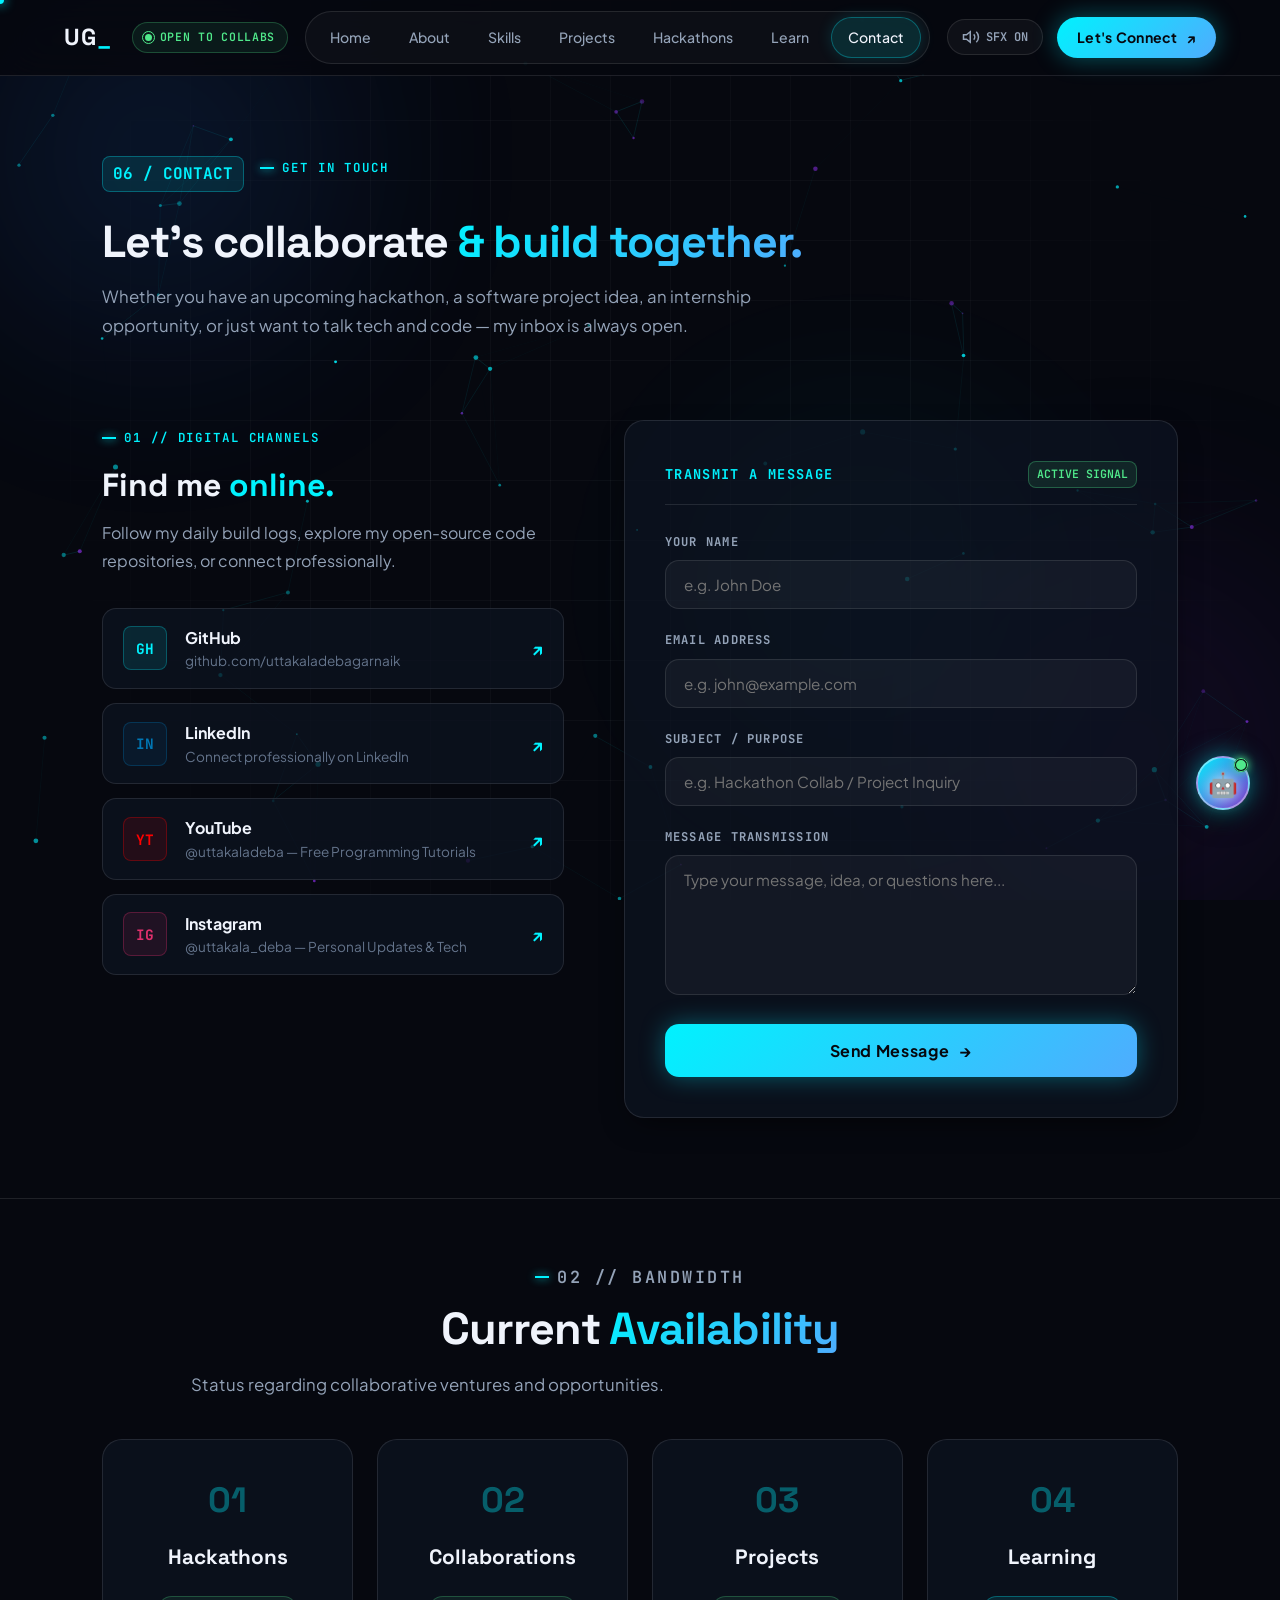
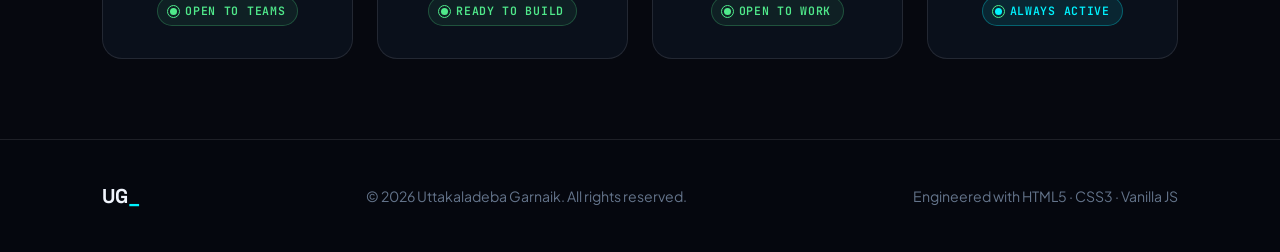
<file: contact.html>
<!DOCTYPE html>
<html lang="en">

<head>
    <meta charset="UTF-8">
    <meta name="viewport" content="width=device-width, initial-scale=1.0">
    <meta name="description" content="Contact Uttakaladeba Garnaik — B.Tech CSE Student, Developer and Hackathon Collaborator.">
    <meta name="author" content="Uttakaladeba Garnaik">
    <meta name="theme-color" content="#06080f">

    <title>Contact — Uttakaladeba Garnaik</title>

    <link rel="stylesheet" href="style.css">
</head>

<body>

    <!-- Background System -->
    <div class="background">
        <canvas id="cyberCanvas"></canvas>
        <div class="background-grid"></div>
        <div class="glow-orb glow-blue"></div>
        <div class="glow-orb glow-purple"></div>
        <div class="glow-orb glow-cyan"></div>
    </div>

    <!-- Universal Navigation -->
    <header class="navbar">
        <div class="nav-left">
            <div class="nav-logo">
                <a href="index.html">UG<span>_</span></a>
            </div>

            <div class="nav-status-badge">
                <span class="radar-dot"></span>
                <span>OPEN TO COLLABS</span>
            </div>
        </div>

        <nav class="nav-links">
            <a href="index.html">Home</a>
            <a href="about.html">About</a>
            <a href="skills.html">Skills</a>
            <a href="projects.html">Projects</a>
            <a href="hackathons.html">Hackathons</a>
            <a href="learn.html">Learn</a>
            <a href="contact.html" class="active">Contact</a>
        </nav>

        <div class="nav-actions">
            <button class="sound-toggle-btn" aria-label="Toggle Sound Effects">
                <svg width="18" height="18" viewBox="0 0 24 24" fill="none" stroke="currentColor" stroke-width="2">
                    <polygon points="11 5 6 9 2 9 2 15 6 15 11 19 11 5"></polygon>
                    <path d="M19.07 4.93a10 10 0 0 1 0 14.14M15.54 8.46a5 5 0 0 1 0 7.07"></path>
                </svg>
                <span>SFX ON</span>
            </button>

            <a href="contact.html" class="nav-cta-btn">
                <span>Let's Connect</span>
                <span>↗</span>
            </a>

            <button class="mobile-toggle-btn" aria-label="Toggle Navigation Menu">
                <span></span>
                <span></span>
                <span></span>
            </button>
        </div>
    </header>

    <!-- Mobile Drawer -->
    <div class="mobile-nav-overlay"></div>
    <div class="mobile-nav-drawer">
        <div class="mobile-links">
            <a href="index.html">Home</a>
            <a href="about.html">About</a>
            <a href="skills.html">Skills</a>
            <a href="projects.html">Projects</a>
            <a href="hackathons.html">Hackathons</a>
            <a href="learn.html">Learn</a>
            <a href="contact.html" class="active">Contact</a>
        </div>
        <div class="mobile-drawer-bottom">
            <div class="nav-status-badge">
                <span class="radar-dot"></span>
                <span>BHUBANESWAR · INDIA</span>
            </div>
            <a href="contact.html" class="primary-button" style="width: 100%; justify-content: center;">
                <span>Let's Connect ↗</span>
            </a>
        </div>
    </div>

    <main>
        <!-- Contact Hero -->
        <section class="contact-hero">
            <div class="page-hero-top">
                <span class="page-hero-number">06 / CONTACT</span>
                <span class="section-label">GET IN TOUCH</span>
            </div>

            <div class="section-heading">
                <h2>
                    Let's collaborate
                    <span>& build together.</span>
                </h2>
                <p>
                    Whether you have an upcoming hackathon, a software project idea, an internship opportunity,
                    or just want to talk tech and code — my inbox is always open.
                </p>
            </div>
        </section>

        <!-- Main Contact & Form Section -->
        <section class="contact-section reveal">
            <!-- Left Column: Socials & Direct Links -->
            <div class="contact-info">
                <div>
                    <p class="section-label">01 // DIGITAL CHANNELS</p>
                    <h2 style="font-family: var(--font-display); font-size: 2rem; margin-bottom: 8px;">
                        Find me
                        <span style="color: var(--cyan);">online.</span>
                    </h2>
                    <p style="color: var(--text-secondary); line-height: 1.7;">
                        Follow my daily build logs, explore my open-source code repositories, or connect professionally.
                    </p>
                </div>

                <div class="social-list">
                    <!-- GitHub -->
                    <a href="https://github.com/uttakaladebagarnaik"
                       target="_blank"
                       rel="noopener noreferrer"
                       class="social-item">
                        <div class="social-icon-box">GH</div>
                        <div class="social-text">
                            <strong>GitHub</strong>
                            <span>github.com/uttakaladebagarnaik</span>
                        </div>
                        <b>↗</b>
                    </a>

                    <!-- LinkedIn -->
                    <a href="https://www.linkedin.com/feed/"
                       target="_blank"
                       rel="noopener noreferrer"
                       class="social-item">
                        <div class="social-icon-box" style="color: #0077b5; border-color: rgba(0,119,181,0.3); background: rgba(0,119,181,0.1);">IN</div>
                        <div class="social-text">
                            <strong>LinkedIn</strong>
                            <span>Connect professionally on LinkedIn</span>
                        </div>
                        <b>↗</b>
                    </a>

                    <!-- YouTube -->
                    <a href="https://www.youtube.com/@uttakaladeba"
                       target="_blank"
                       rel="noopener noreferrer"
                       class="social-item">
                        <div class="social-icon-box" style="color: #ff0000; border-color: rgba(255,0,0,0.3); background: rgba(255,0,0,0.1);">YT</div>
                        <div class="social-text">
                            <strong>YouTube</strong>
                            <span>@uttakaladeba — Free Programming Tutorials</span>
                        </div>
                        <b>↗</b>
                    </a>

                    <!-- Instagram -->
                    <a href="https://www.instagram.com/uttakala_deba/"
                       target="_blank"
                       rel="noopener noreferrer"
                       class="social-item">
                        <div class="social-icon-box" style="color: #e1306c; border-color: rgba(225,48,108,0.3); background: rgba(225,48,108,0.1);">IG</div>
                        <div class="social-text">
                            <strong>Instagram</strong>
                            <span>@uttakala_deba — Personal Updates & Tech</span>
                        </div>
                        <b>↗</b>
                    </a>
                </div>
            </div>

            <!-- Right Column: Interactive Form -->
            <div class="contact-form-wrapper tilt-card">
                <div class="form-top">
                    <span>TRANSMIT A MESSAGE</span>
                    <span>ACTIVE SIGNAL</span>
                </div>

                <form class="contact-form" id="contactForm" method="POST">
                    <!-- Web3Forms Access Key -->
                    <input type="hidden" name="access_key" value="75ef56e2-1d95-432a-8bb2-ec110d290a4e">
                    <input type="hidden" name="from_name" value="Uttakaladeba Portfolio Contact Signal">

                    <!-- Name -->
                    <div class="form-group">
                        <label for="name">YOUR NAME</label>
                        <input type="text"
                               id="name"
                               name="name"
                               placeholder="e.g. John Doe"
                               autocomplete="name"
                               required>
                    </div>

                    <!-- Email -->
                    <div class="form-group">
                        <label for="email">EMAIL ADDRESS</label>
                        <input type="email"
                               id="email"
                               name="email"
                               placeholder="e.g. john@example.com"
                               autocomplete="email"
                               required>
                    </div>

                    <!-- Subject -->
                    <div class="form-group">
                        <label for="subject">SUBJECT / PURPOSE</label>
                        <input type="text"
                               id="subject"
                               name="subject"
                               placeholder="e.g. Hackathon Collab / Project Inquiry"
                               required>
                    </div>

                    <!-- Message -->
                    <div class="form-group">
                        <label for="message">MESSAGE TRANSMISSION</label>
                        <textarea id="message"
                                  name="message"
                                  placeholder="Type your message, idea, or questions here..."
                                  required></textarea>
                    </div>

                    <button type="submit" class="submit-button">
                        <span>Send Message</span>
                        <span>→</span>
                    </button>
                </form>
            </div>
        </section>

        <!-- Availability Status Grid -->
        <section class="about-focus reveal" style="padding-bottom: 80px;">
            <div class="section-heading" style="text-align: center;">
                <p class="section-label">02 // BANDWIDTH</p>
                <h2>
                    Current
                    <span>Availability</span>
                </h2>
                <p>Status regarding collaborative ventures and opportunities.</p>
            </div>

            <div class="focus-grid" style="grid-template-columns: repeat(auto-fit, minmax(220px, 1fr));">
                <div class="focus-card tilt-card" style="text-align: center;">
                    <span class="focus-number">01</span>
                    <h3>Hackathons</h3>
                    <div class="nav-status-badge" style="display: inline-flex; margin-top: 10px;">
                        <span class="radar-dot"></span>
                        <span>OPEN TO TEAMS</span>
                    </div>
                </div>

                <div class="focus-card tilt-card" style="text-align: center;">
                    <span class="focus-number">02</span>
                    <h3>Collaborations</h3>
                    <div class="nav-status-badge" style="display: inline-flex; margin-top: 10px;">
                        <span class="radar-dot"></span>
                        <span>READY TO BUILD</span>
                    </div>
                </div>

                <div class="focus-card tilt-card" style="text-align: center;">
                    <span class="focus-number">03</span>
                    <h3>Projects</h3>
                    <div class="nav-status-badge" style="display: inline-flex; margin-top: 10px;">
                        <span class="radar-dot"></span>
                        <span>OPEN TO WORK</span>
                    </div>
                </div>

                <div class="focus-card tilt-card" style="text-align: center;">
                    <span class="focus-number">04</span>
                    <h3>Learning</h3>
                    <div class="nav-status-badge" style="display: inline-flex; margin-top: 10px; color: var(--cyan); border-color: rgba(0,242,254,0.3); background: rgba(0,242,254,0.1);">
                        <span class="radar-dot" style="background: var(--cyan);"></span>
                        <span>ALWAYS ACTIVE</span>
                    </div>
                </div>
            </div>
        </section>
    </main>

    <!-- Universal Footer -->
    <footer>
        <div class="footer-logo">
            UG<span>_</span>
        </div>

        <div>
            © <span class="current-year">2026</span> Uttakaladeba Garnaik. All rights reserved.
        </div>

        <div>
            Engineered with HTML5 · CSS3 · Vanilla JS
        </div>
    </footer>

    <script src="script.js"></script>
</body>

</html>
</file>
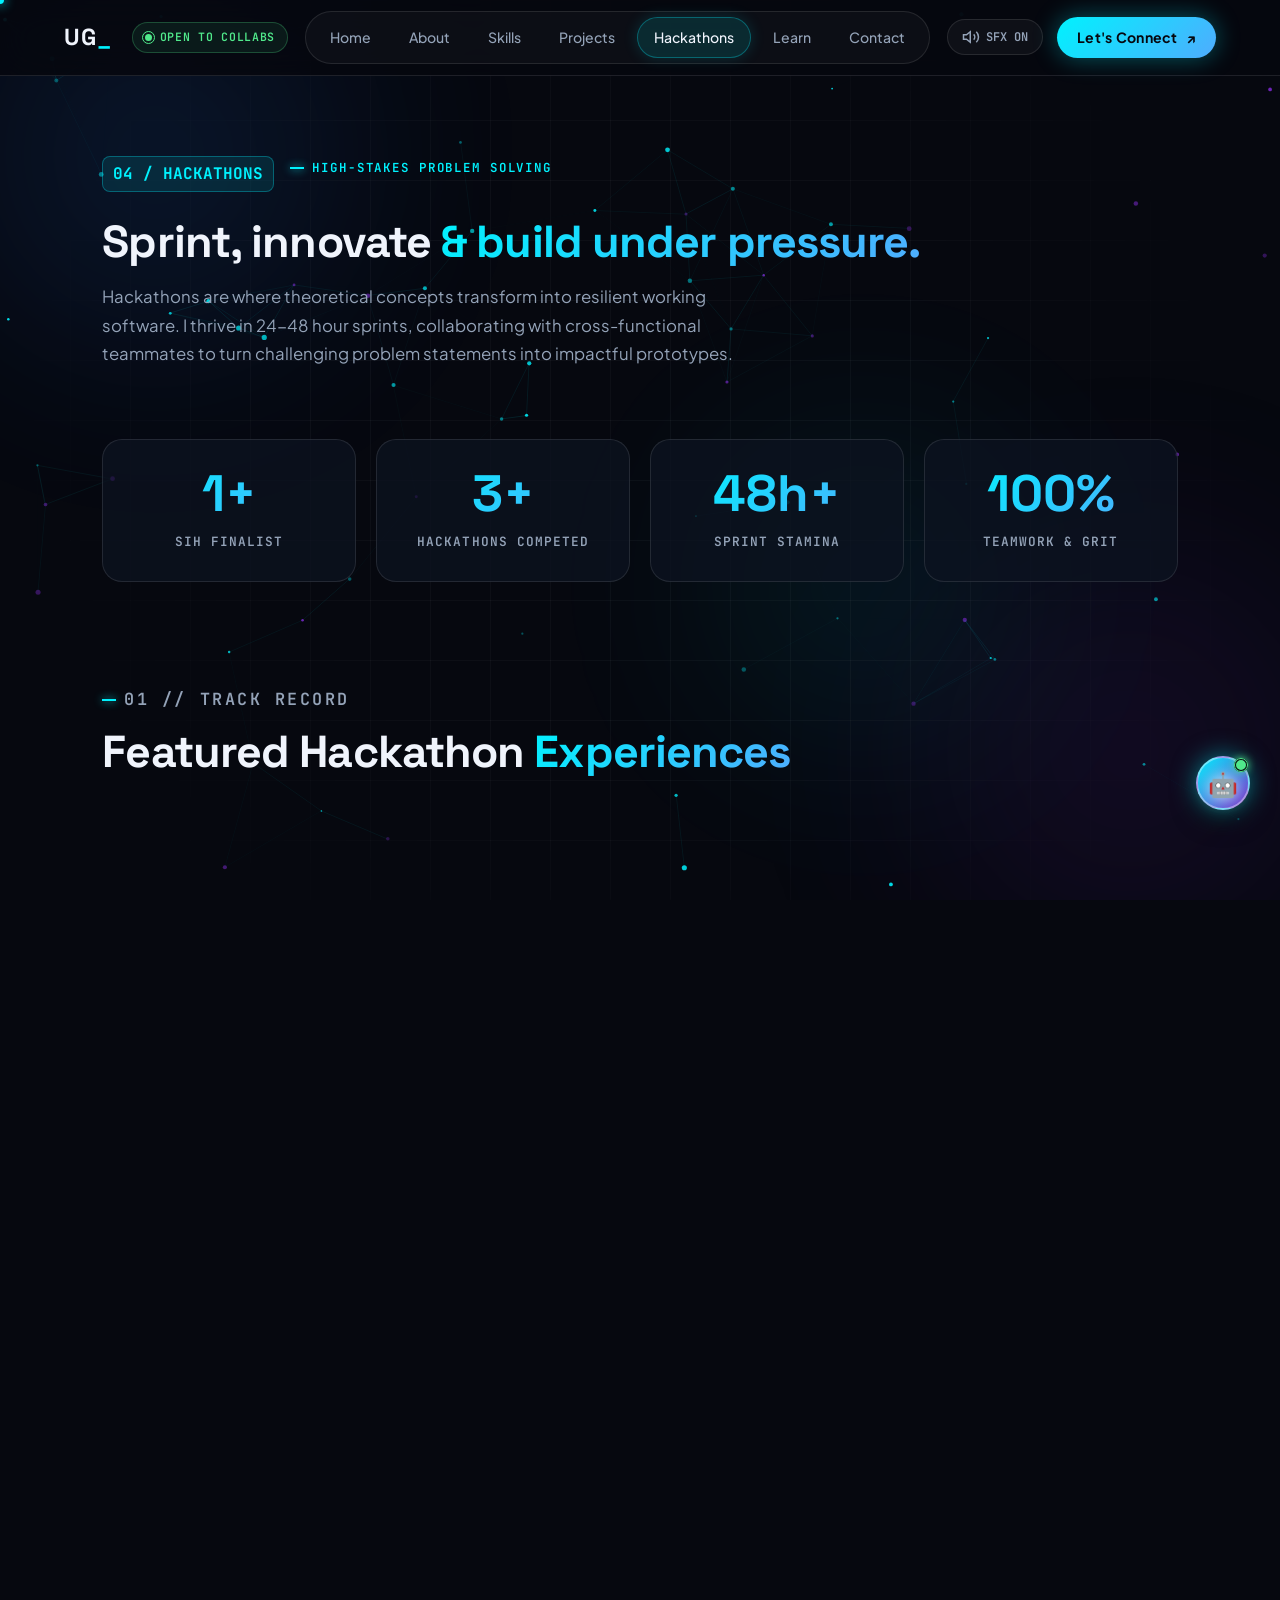
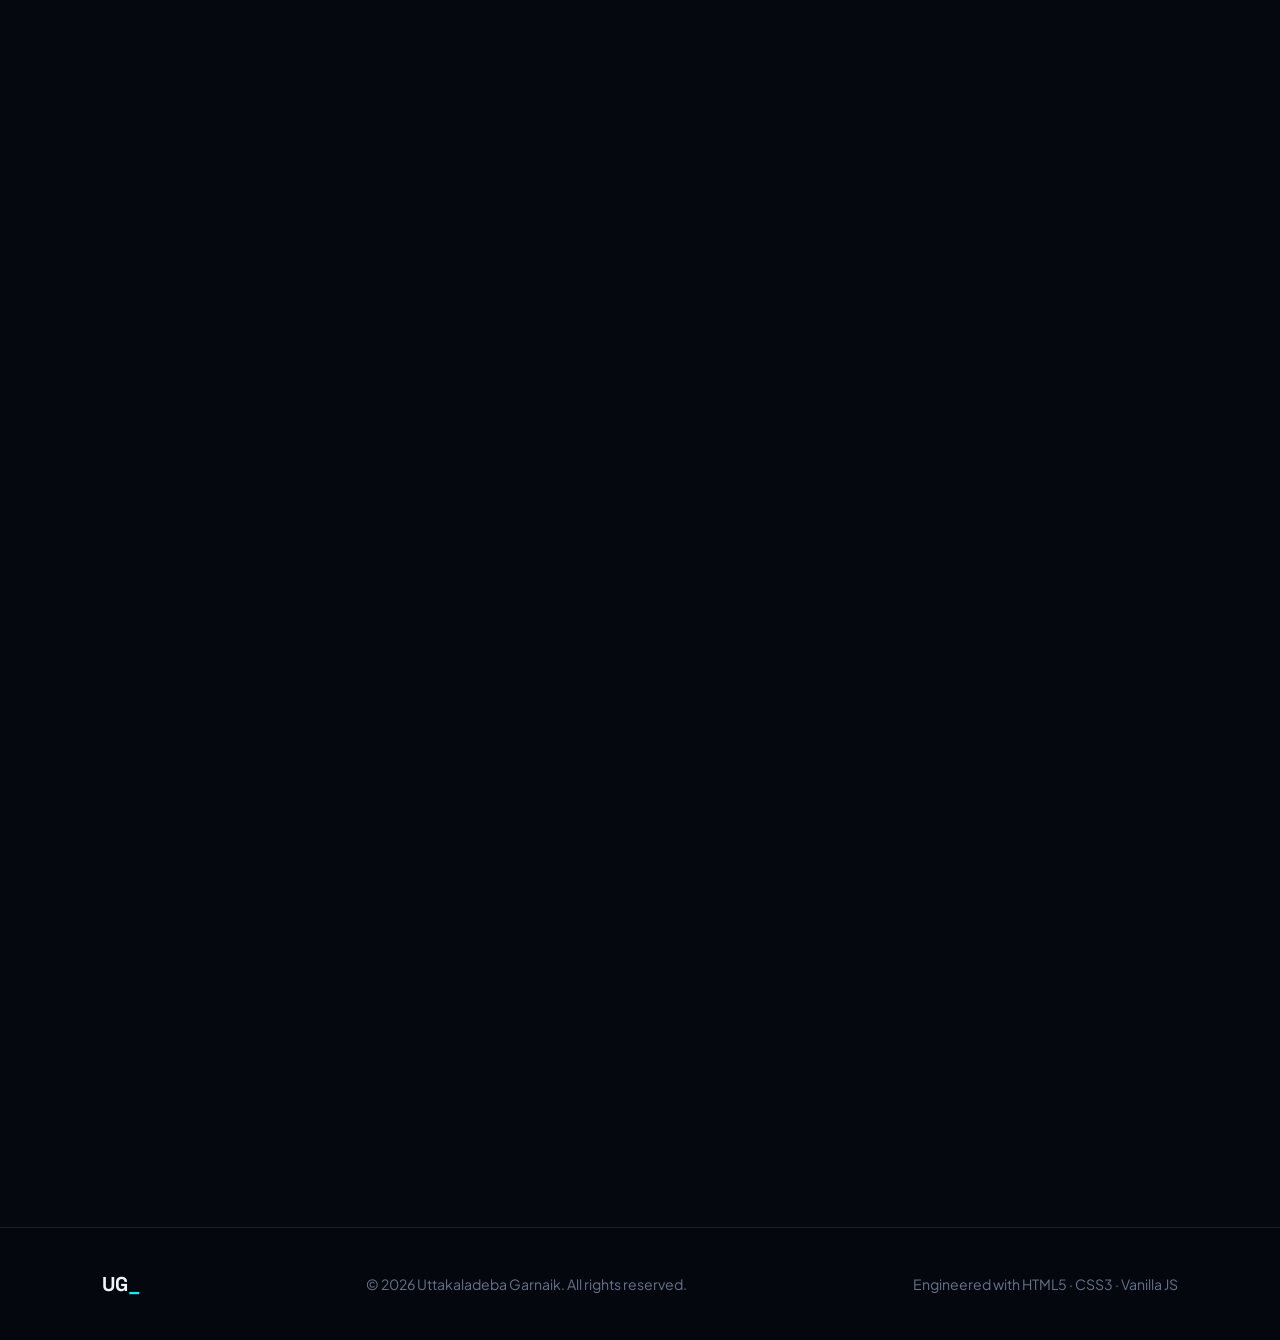
<file: hackathons.html>
<!DOCTYPE html>
<html lang="en">

<head>
    <meta charset="UTF-8">
    <meta name="viewport" content="width=device-width, initial-scale=1.0">
    <meta name="description" content="Hackathon journey and achievements of Uttakaladeba Garnaik — Smart India Hackathon (SIH) finalist and team collaborator.">
    <meta name="author" content="Uttakaladeba Garnaik">
    <meta name="theme-color" content="#06080f">

    <title>Hackathons — Uttakaladeba Garnaik</title>

    <link rel="stylesheet" href="style.css">
</head>

<body>

    <!-- Background System -->
    <div class="background">
        <canvas id="cyberCanvas"></canvas>
        <div class="background-grid"></div>
        <div class="glow-orb glow-blue"></div>
        <div class="glow-orb glow-purple"></div>
        <div class="glow-orb glow-cyan"></div>
    </div>

    <!-- Universal Navigation -->
    <header class="navbar">
        <div class="nav-left">
            <div class="nav-logo">
                <a href="index.html">UG<span>_</span></a>
            </div>

            <div class="nav-status-badge">
                <span class="radar-dot"></span>
                <span>OPEN TO COLLABS</span>
            </div>
        </div>

        <nav class="nav-links">
            <a href="index.html">Home</a>
            <a href="about.html">About</a>
            <a href="skills.html">Skills</a>
            <a href="projects.html">Projects</a>
            <a href="hackathons.html" class="active">Hackathons</a>
            <a href="learn.html">Learn</a>
            <a href="contact.html">Contact</a>
        </nav>

        <div class="nav-actions">
            <button class="sound-toggle-btn" aria-label="Toggle Sound Effects">
                <svg width="18" height="18" viewBox="0 0 24 24" fill="none" stroke="currentColor" stroke-width="2">
                    <polygon points="11 5 6 9 2 9 2 15 6 15 11 19 11 5"></polygon>
                    <path d="M19.07 4.93a10 10 0 0 1 0 14.14M15.54 8.46a5 5 0 0 1 0 7.07"></path>
                </svg>
                <span>SFX ON</span>
            </button>

            <a href="contact.html" class="nav-cta-btn">
                <span>Let's Connect</span>
                <span>↗</span>
            </a>

            <button class="mobile-toggle-btn" aria-label="Toggle Navigation Menu">
                <span></span>
                <span></span>
                <span></span>
            </button>
        </div>
    </header>

    <!-- Mobile Drawer -->
    <div class="mobile-nav-overlay"></div>
    <div class="mobile-nav-drawer">
        <div class="mobile-links">
            <a href="index.html">Home</a>
            <a href="about.html">About</a>
            <a href="skills.html">Skills</a>
            <a href="projects.html">Projects</a>
            <a href="hackathons.html" class="active">Hackathons</a>
            <a href="learn.html">Learn</a>
            <a href="contact.html">Contact</a>
        </div>
        <div class="mobile-drawer-bottom">
            <div class="nav-status-badge">
                <span class="radar-dot"></span>
                <span>BHUBANESWAR · INDIA</span>
            </div>
            <a href="contact.html" class="primary-button" style="width: 100%; justify-content: center;">
                <span>Let's Connect ↗</span>
            </a>
        </div>
    </div>

    <main>
        <!-- Hackathons Hero -->
        <section class="hackathons-hero">
            <div class="page-hero-top">
                <span class="page-hero-number">04 / HACKATHONS</span>
                <span class="section-label">HIGH-STAKES PROBLEM SOLVING</span>
            </div>

            <div class="section-heading">
                <h2>
                    Sprint, innovate
                    <span>& build under pressure.</span>
                </h2>
                <p>
                    Hackathons are where theoretical concepts transform into resilient working software.
                    I thrive in 24-48 hour sprints, collaborating with cross-functional teammates to turn challenging problem
                    statements into impactful prototypes.
                </p>
            </div>
        </section>

        <!-- Animated Stats Counter Section -->
        <section class="hackathon-stats reveal">
            <div class="stats-grid">
                <div class="stat-card tilt-card">
                    <span class="stat-number counter-number" data-target="1" data-suffix="+">0</span>
                    <span class="stat-label">SIH Finalist</span>
                </div>

                <div class="stat-card tilt-card">
                    <span class="stat-number counter-number" data-target="3" data-suffix="+">0</span>
                    <span class="stat-label">Hackathons Competed</span>
                </div>

                <div class="stat-card tilt-card">
                    <span class="stat-number counter-number" data-target="48" data-suffix="h+">0</span>
                    <span class="stat-label">Sprint Stamina</span>
                </div>

                <div class="stat-card tilt-card">
                    <span class="stat-number counter-number" data-target="100" data-suffix="%">0</span>
                    <span class="stat-label">Teamwork & Grit</span>
                </div>
            </div>
        </section>

        <!-- Featured Hackathons Showcase -->
        <section class="hackathon-section reveal">
            <div class="section-heading">
                <p class="section-label">01 // TRACK RECORD</p>
                <h2>
                    Featured Hackathon
                    <span>Experiences</span>
                </h2>
            </div>

            <div class="hackathon-grid">
                <!-- Hackathon 01: Internal SIH 2026 -->
                <article class="hackathon-card tilt-card">
                    <div class="hackathon-image-box">
                        <img src="picture/hackathon-1.jpeg" alt="Internal Hackathon for SIH 2026 Presentation" loading="lazy">
                        <div class="project-badge-overlay">
                            <span class="project-num-tag">SIH 2026</span>
                            <span class="project-status-tag" style="background: rgba(80, 233, 139, 0.15); color: #50e98b; border-color: rgba(80, 233, 139, 0.4);">
                                SELECTED FINALIST
                            </span>
                        </div>
                    </div>

                    <div class="project-content">
                        <div>
                            <div class="project-category-line">SMART INDIA HACKATHON · INTERNAL ROUND</div>
                            <h3 style="font-family: var(--font-display); font-size: 1.35rem; margin-bottom: 10px;">
                                Internal Hackathon for SIH 2026
                            </h3>
                            <p style="font-size: 0.95rem; color: var(--text-secondary); line-height: 1.65; margin-bottom: 18px;">
                                Competed and advanced with <strong>NER Landslide Risk Monitoring</strong>, an AI-powered early-warning
                                telemetry system tailored for Northeast India. Led full-stack architecture, backend APIs, and real-time alert mapping.
                            </p>
                        </div>

                        <div>
                            <div class="project-tech">
                                <span>AI TELEMETRY</span>
                                <span>NODE.JS</span>
                                <span>MONGODB</span>
                                <span>GIS MAPPING</span>
                            </div>

                            <div class="project-actions">
                                <span class="nav-status-badge" style="display: inline-flex;">
                                    <span class="radar-dot"></span>
                                    <span>COLLABORATIVE TEAM LEAD</span>
                                </span>
                            </div>
                        </div>
                    </div>
                </article>

                <!-- Hackathon 02: Next-Gen Civic Tech Challenge -->
                <article class="hackathon-card tilt-card">
                    <div class="hackathon-image-box" style="background: radial-gradient(circle at 50% 50%, rgba(121, 40, 202, 0.3), var(--bg-surface-elevated)); display: flex; align-items: center; justify-content: center;">
                        <div style="text-align: center; padding: 20px;">
                            <span style="font-family: var(--font-mono); font-size: 3rem; color: rgba(0, 242, 254, 0.4); display: block; margin-bottom: 8px;">⚡</span>
                            <span style="font-family: var(--font-display); font-size: 1.1rem; font-weight: 700; color: var(--text-primary);">SIH National & State Circuit</span>
                        </div>
                        <div class="project-badge-overlay">
                            <span class="project-num-tag">2026 CYCLE</span>
                            <span class="project-status-tag">IN PREPARATION</span>
                        </div>
                    </div>

                    <div class="project-content">
                        <div>
                            <div class="project-category-line">NATIONAL & STATE CHALLENGES</div>
                            <h3 style="font-family: var(--font-display); font-size: 1.35rem; margin-bottom: 10px;">
                                Upcoming National Sprints
                            </h3>
                            <p style="font-size: 0.95rem; color: var(--text-secondary); line-height: 1.65; margin-bottom: 18px;">
                                Actively assembling ideas and technical architectures for high-impact civic technology, healthcare monitoring,
                                and intelligent environmental safety challenges.
                            </p>
                        </div>

                        <div>
                            <div class="project-tech">
                                <span>SYSTEMS DESIGN</span>
                                <span>RAPID MVP</span>
                                <span>TEAM COLLAB</span>
                            </div>

                            <div class="project-actions">
                                <a href="https://docs.google.com/forms/d/e/1FAIpQLSdCrDpJFta8WveMqcclIFYzWyv9JtLURT3BA-A9Ja3BnQ5rNg/viewform?usp=publish-editor"
                                   target="_blank"
                                   rel="noopener noreferrer"
                                   class="project-btn-link">
                                    <span>Join My Team</span>
                                    <span>↗</span>
                                </a>
                            </div>
                        </div>
                    </div>
                </article>
            </div>
        </section>

        <!-- Hackathon Sprint Methodology -->
        <section class="hack-process reveal">
            <div class="section-heading">
                <p class="section-label">02 // PLAYBOOK</p>
                <h2>
                    Sprint Methodology
                    <span>& Execution Plan</span>
                </h2>
                <p>How we take an abstract problem statement to a working, deployable solution in 48 hours.</p>
            </div>

            <div class="process-grid">
                <div class="process-card tilt-card">
                    <span class="process-step">PHASE 01</span>
                    <h3>Deconstruct & Ideate</h3>
                    <p>Analyze user pain points, isolate core feasibility boundaries, and outline minimal viable value.</p>
                </div>

                <div class="process-card tilt-card">
                    <span class="process-step">PHASE 02</span>
                    <h3>Architect & Divide</h3>
                    <p>Map database schemas, API contracts, and component trees. Split frontend and backend streams cleanly.</p>
                </div>

                <div class="process-card tilt-card">
                    <span class="process-step">PHASE 03</span>
                    <h3>High-Speed Build</h3>
                    <p>Execute rapid implementation sprints with Git branching, unit integration, and UI polish.</p>
                </div>

                <div class="process-card tilt-card">
                    <span class="process-step">PHASE 04</span>
                    <h3>Demo & Pitch</h3>
                    <p>Deliver clear technical presentations showcasing real user flows, live metrics, and scalability potential.</p>
                </div>
            </div>
        </section>

        <!-- Call To Action Banner: Join Team -->
        <div class="cta-banner-card reveal">
            <div class="cta-banner-text">
                <p class="section-label" style="margin-bottom: 8px;">TEAM RECRUITMENT</p>
                <h2>Want to build the next winning solution together?</h2>
                <p>
                    I am actively seeking passionate developers, UI/UX designers, and researchers to team up for upcoming
                    national and international hackathons.
                </p>
            </div>

            <div>
                <a href="https://docs.google.com/forms/d/e/1FAIpQLSdCrDpJFta8WveMqcclIFYzWyv9JtLURT3BA-A9Ja3BnQ5rNg/viewform?usp=publish-editor"
                   target="_blank"
                   rel="noopener noreferrer"
                   class="primary-button"
                   style="padding: 16px 32px; font-size: 1rem;">
                    <span>Apply to Join My Team ↗</span>
                </a>
            </div>
        </div>

        <!-- Next Page Section -->
        <section class="next-page reveal">
            <p>NEXT UP</p>
            <a href="learn.html">
                Visit my <span>free learning portal</span> ↗
            </a>
        </section>
    </main>

    <!-- Universal Footer -->
    <footer>
        <div class="footer-logo">
            UG<span>_</span>
        </div>

        <div>
            © <span class="current-year">2026</span> Uttakaladeba Garnaik. All rights reserved.
        </div>

        <div>
            Engineered with HTML5 · CSS3 · Vanilla JS
        </div>
    </footer>

    <script src="script.js"></script>
</body>

</html>
</file>
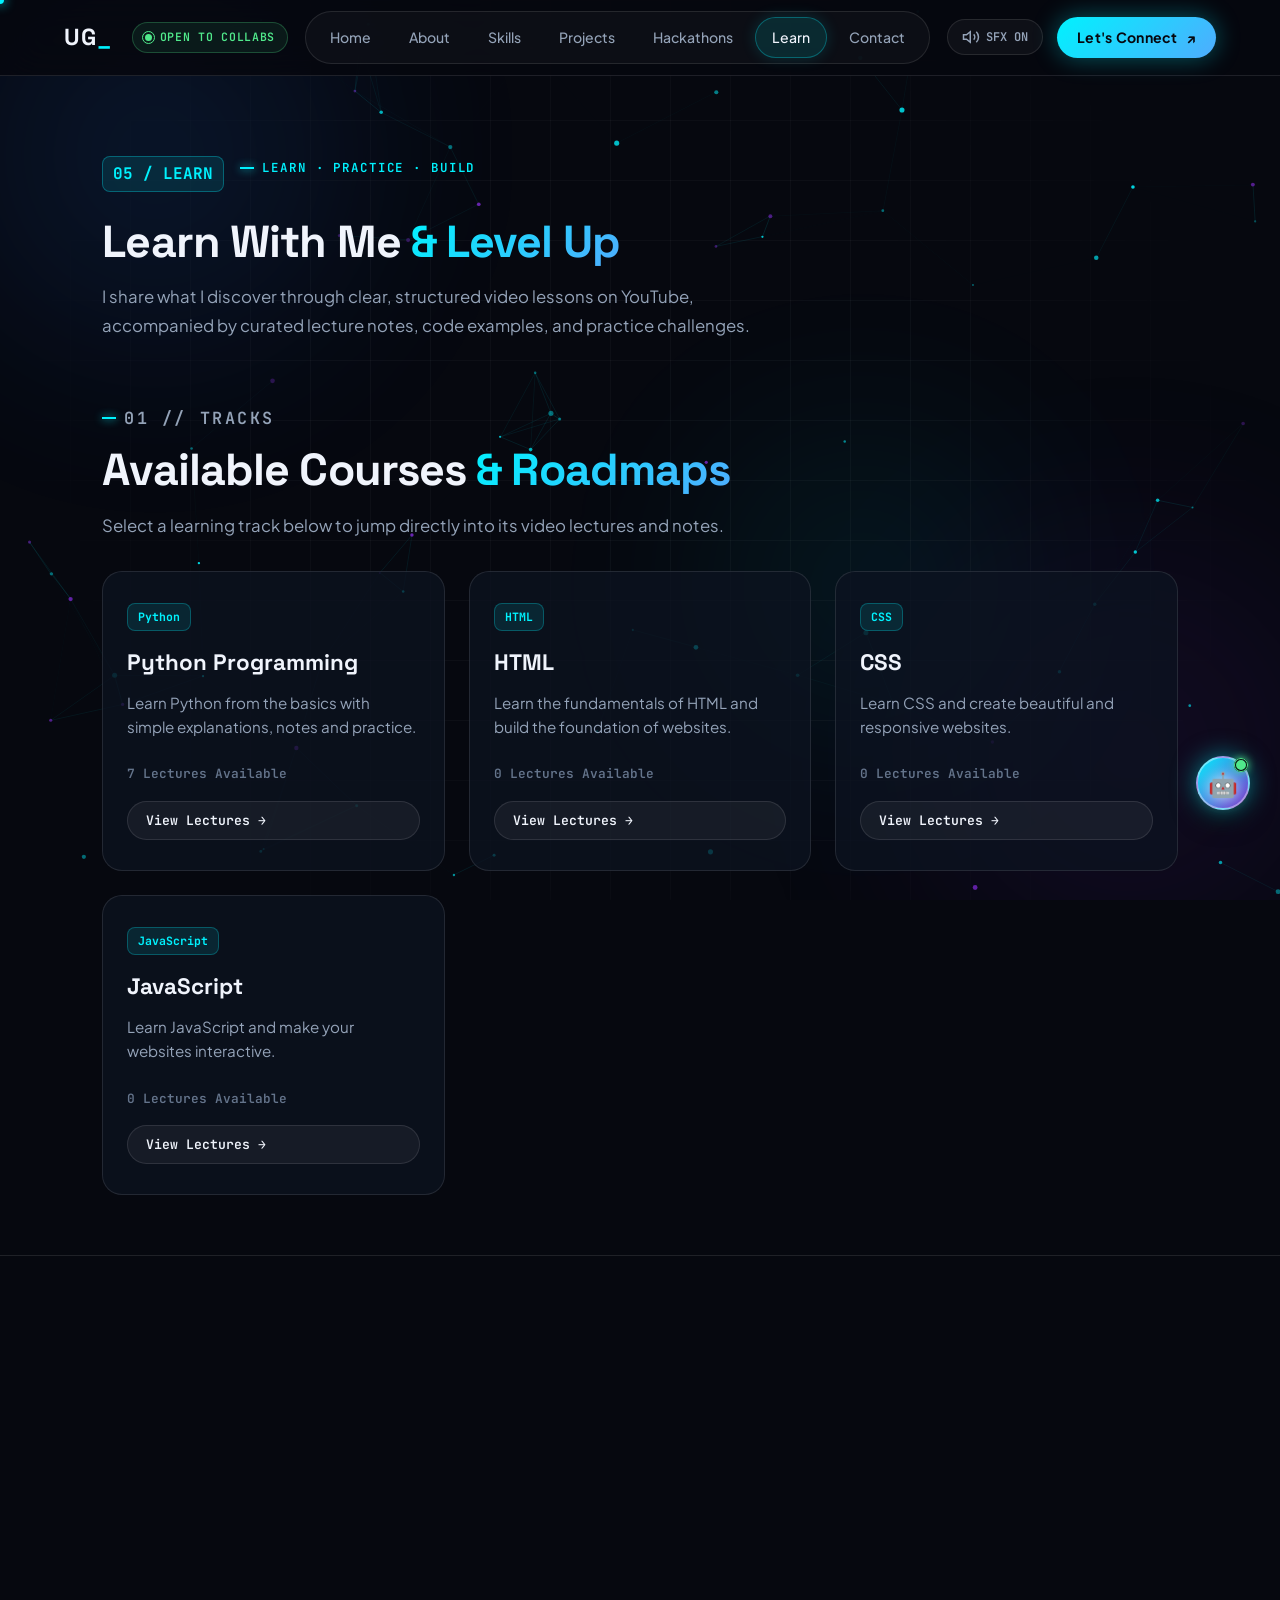
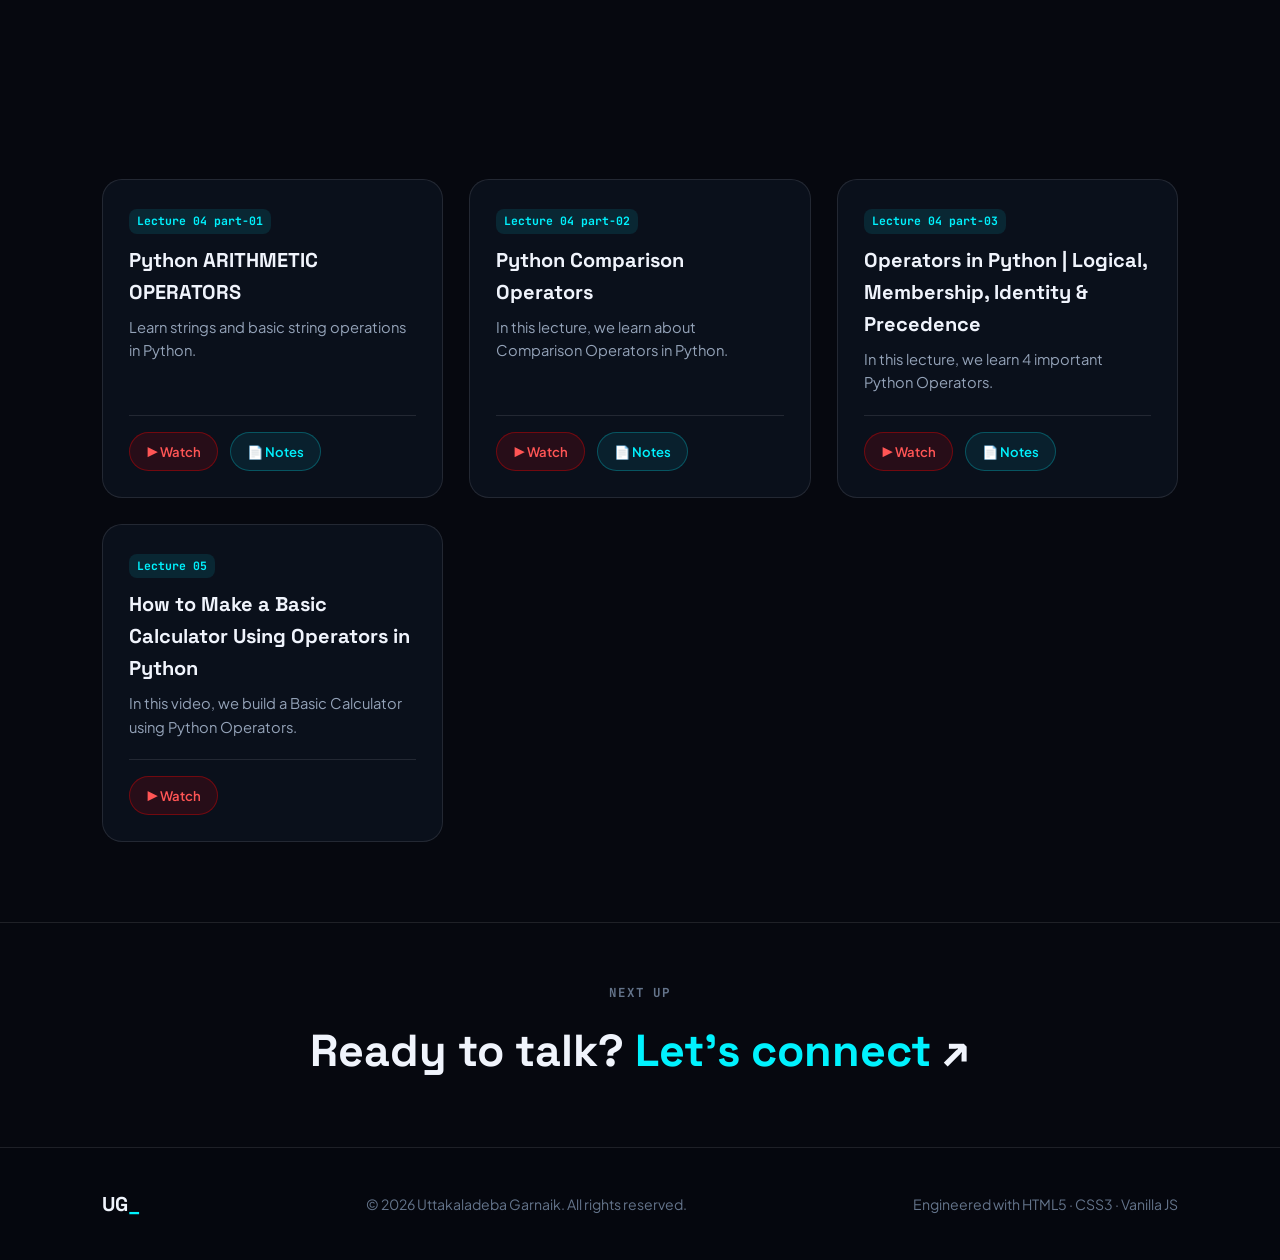
<file: learn.html>
<!DOCTYPE html>
<html lang="en">

<head>
    <meta charset="UTF-8">
    <meta name="viewport" content="width=device-width, initial-scale=1.0">
    <meta name="description" content="Learn With Me — Free programming lectures, tutorials, and notes by Uttakaladeba Garnaik.">
    <meta name="author" content="Uttakaladeba Garnaik">
    <meta name="theme-color" content="#06080f">

    <title>Learn With Me — Uttakaladeba Garnaik</title>

    <link rel="stylesheet" href="style.css">
</head>

<body>

    <!-- Background System -->
    <div class="background">
        <canvas id="cyberCanvas"></canvas>
        <div class="background-grid"></div>
        <div class="glow-orb glow-blue"></div>
        <div class="glow-orb glow-purple"></div>
        <div class="glow-orb glow-cyan"></div>
    </div>

    <!-- Universal Navigation -->
    <header class="navbar">
        <div class="nav-left">
            <div class="nav-logo">
                <a href="index.html">UG<span>_</span></a>
            </div>

            <div class="nav-status-badge">
                <span class="radar-dot"></span>
                <span>OPEN TO COLLABS</span>
            </div>
        </div>

        <nav class="nav-links">
            <a href="index.html">Home</a>
            <a href="about.html">About</a>
            <a href="skills.html">Skills</a>
            <a href="projects.html">Projects</a>
            <a href="hackathons.html">Hackathons</a>
            <a href="learn.html" class="active">Learn</a>
            <a href="contact.html">Contact</a>
        </nav>

        <div class="nav-actions">
            <button class="sound-toggle-btn" aria-label="Toggle Sound Effects">
                <svg width="18" height="18" viewBox="0 0 24 24" fill="none" stroke="currentColor" stroke-width="2">
                    <polygon points="11 5 6 9 2 9 2 15 6 15 11 19 11 5"></polygon>
                    <path d="M19.07 4.93a10 10 0 0 1 0 14.14M15.54 8.46a5 5 0 0 1 0 7.07"></path>
                </svg>
                <span>SFX ON</span>
            </button>

            <a href="contact.html" class="nav-cta-btn">
                <span>Let's Connect</span>
                <span>↗</span>
            </a>

            <button class="mobile-toggle-btn" aria-label="Toggle Navigation Menu">
                <span></span>
                <span></span>
                <span></span>
            </button>
        </div>
    </header>

    <!-- Mobile Drawer -->
    <div class="mobile-nav-overlay"></div>
    <div class="mobile-nav-drawer">
        <div class="mobile-links">
            <a href="index.html">Home</a>
            <a href="about.html">About</a>
            <a href="skills.html">Skills</a>
            <a href="projects.html">Projects</a>
            <a href="hackathons.html">Hackathons</a>
            <a href="learn.html" class="active">Learn</a>
            <a href="contact.html">Contact</a>
        </div>
        <div class="mobile-drawer-bottom">
            <div class="nav-status-badge">
                <span class="radar-dot"></span>
                <span>BHUBANESWAR · INDIA</span>
            </div>
            <a href="contact.html" class="primary-button" style="width: 100%; justify-content: center;">
                <span>Let's Connect ↗</span>
            </a>
        </div>
    </div>

    <main>
        <!-- Learn Hero -->
        <section class="learn-hero">
            <div class="page-hero-top">
                <span class="page-hero-number">05 / LEARN</span>
                <span class="section-label">LEARN · PRACTICE · BUILD</span>
            </div>

            <div class="section-heading">
                <h2>
                    Learn With Me
                    <span>& Level Up</span>
                </h2>
                <p>
                    I share what I discover through clear, structured video lessons on YouTube, accompanied by curated
                    lecture notes, code examples, and practice challenges.
                </p>
            </div>
        </section>

        <!-- Courses Section -->
        <section class="courses reveal" style="padding: 20px 8% 60px;">
            <div class="section-heading">
                <p class="section-label">01 // TRACKS</p>
                <h2>
                    Available Courses
                    <span>& Roadmaps</span>
                </h2>
                <p>Select a learning track below to jump directly into its video lectures and notes.</p>
            </div>

            <!-- Dynamically populated by learn.js -->
            <div id="course-container"></div>
        </section>

        <!-- Lectures Section -->
        <section class="lectures reveal" id="lectures" style="padding: 40px 8% 80px; border-top: 1px solid var(--glass-border);">
            <div class="section-heading">
                <p class="section-label">02 // CONTENT FEED</p>
                <h2>
                    Video Lectures
                    <span>& Downloadable Notes</span>
                </h2>
                <p>Click any lecture card or the watch button to stream the lesson on YouTube.</p>
            </div>

            <!-- Dynamically populated by learn.js -->
            <div id="lecture-container"></div>
        </section>

        <!-- Next Page Section -->
        <section class="next-page reveal">
            <p>NEXT UP</p>
            <a href="contact.html">
                Ready to talk? <span>Let's connect</span> ↗
            </a>
        </section>
    </main>

    <!-- Universal Footer -->
    <footer>
        <div class="footer-logo">
            UG<span>_</span>
        </div>

        <div>
            © <span class="current-year">2026</span> Uttakaladeba Garnaik. All rights reserved.
        </div>

        <div>
            Engineered with HTML5 · CSS3 · Vanilla JS
        </div>
    </footer>

    <!-- Master Scripts -->
    <script src="script.js"></script>
    <!-- Course & Lecture Content Engine -->
    <script src="learn.js"></script>
</body>

</html>
</file>
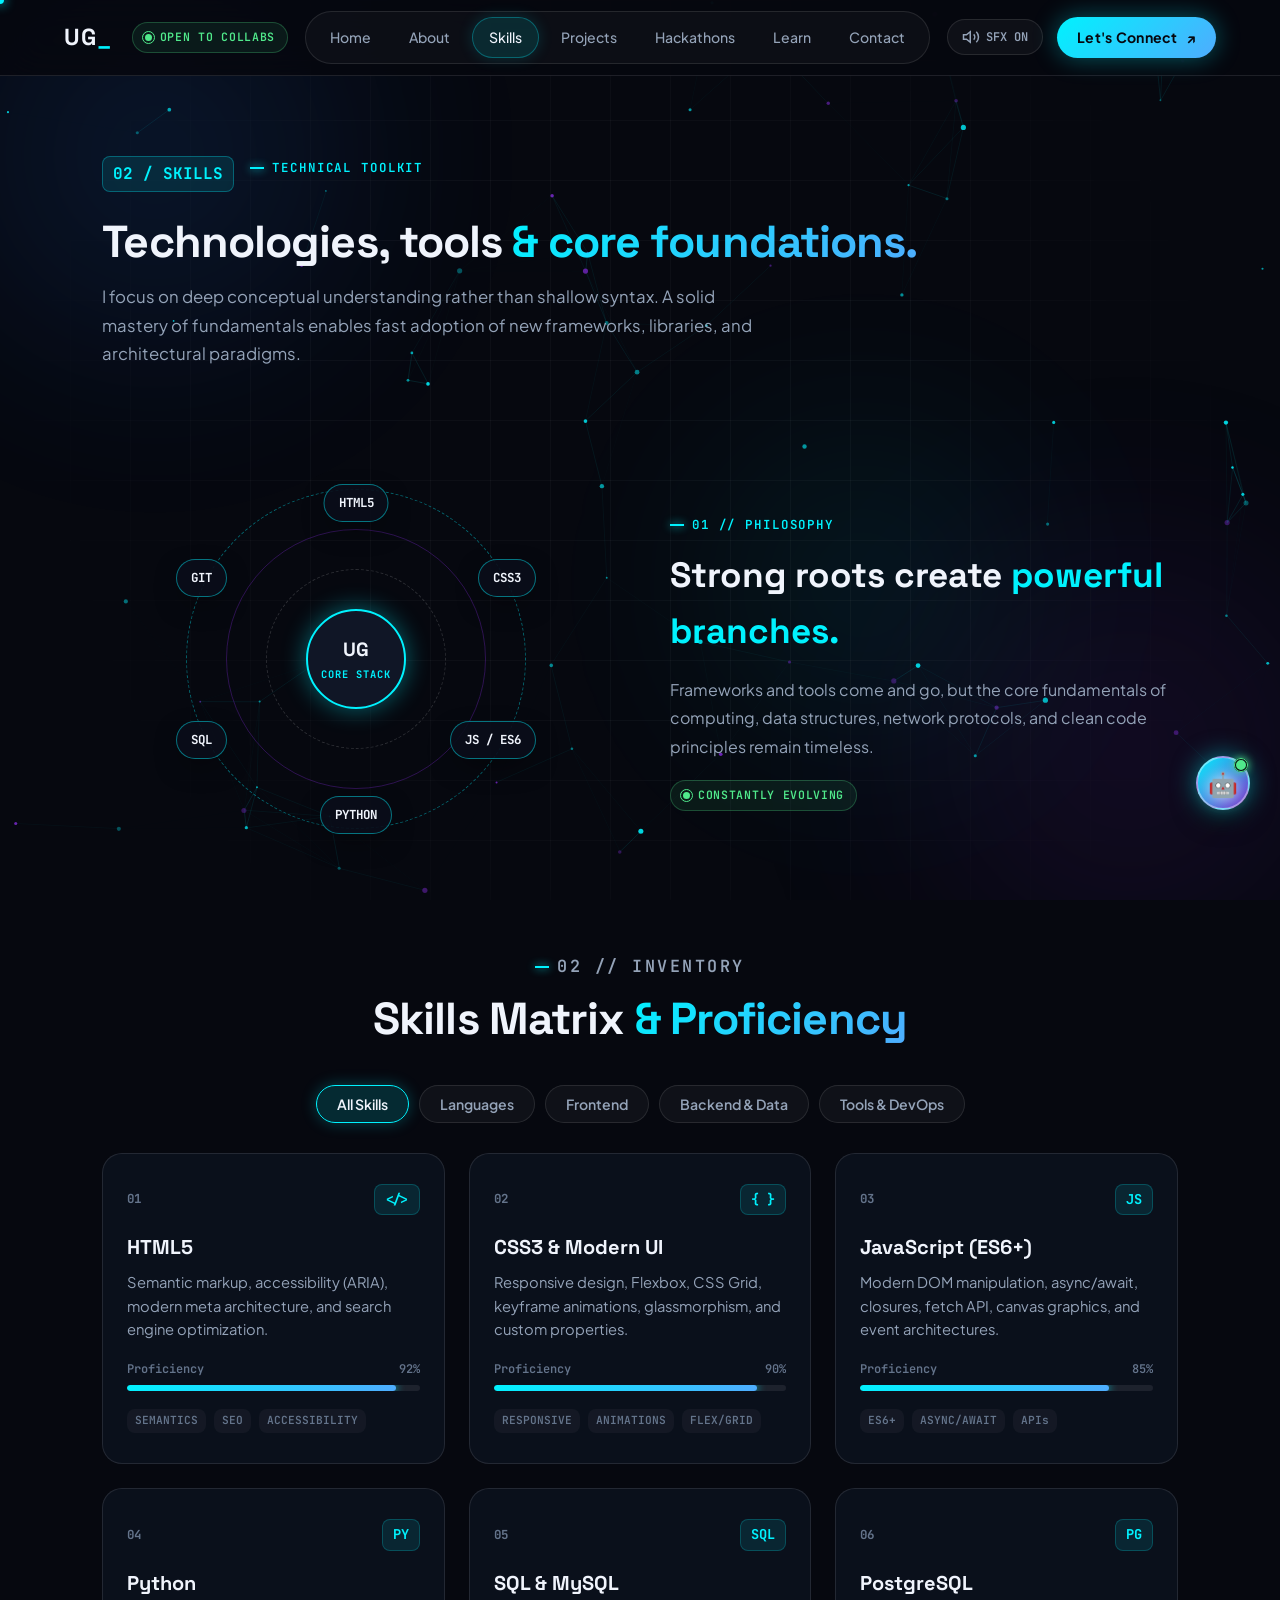
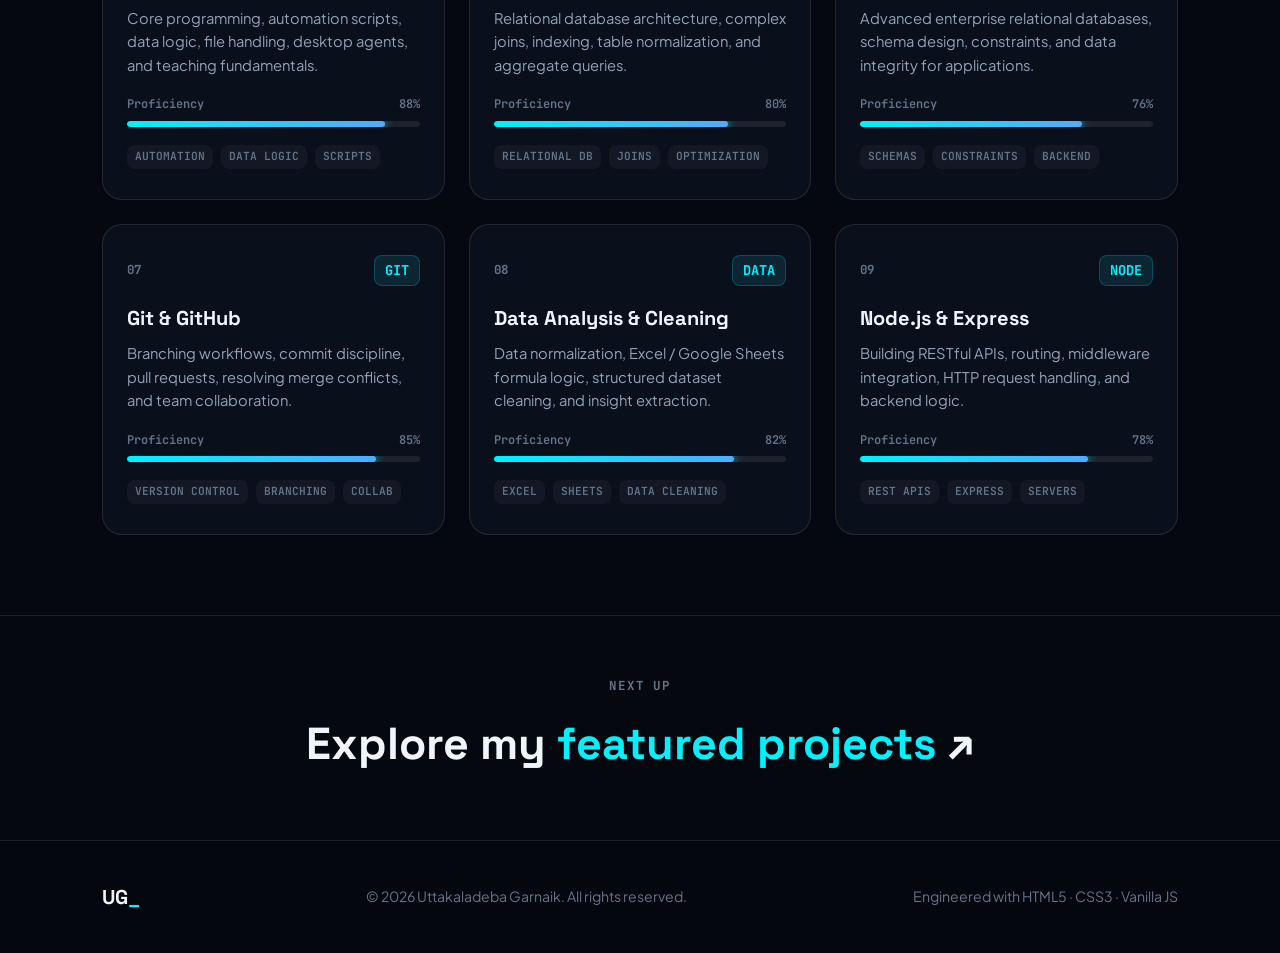
<file: skills.html>
<!DOCTYPE html>
<html lang="en">

<head>
    <meta charset="UTF-8">
    <meta name="viewport" content="width=device-width, initial-scale=1.0">
    <meta name="description" content="Technical skills and competencies of Uttakaladeba Garnaik — HTML, CSS, JavaScript, Python, SQL, Git and more.">
    <meta name="author" content="Uttakaladeba Garnaik">
    <meta name="theme-color" content="#06080f">

    <title>Skills — Uttakaladeba Garnaik</title>

    <link rel="stylesheet" href="style.css">
</head>

<body>

    <!-- Background System -->
    <div class="background">
        <canvas id="cyberCanvas"></canvas>
        <div class="background-grid"></div>
        <div class="glow-orb glow-blue"></div>
        <div class="glow-orb glow-purple"></div>
        <div class="glow-orb glow-cyan"></div>
    </div>

    <!-- Universal Navigation -->
    <header class="navbar">
        <div class="nav-left">
            <div class="nav-logo">
                <a href="index.html">UG<span>_</span></a>
            </div>

            <div class="nav-status-badge">
                <span class="radar-dot"></span>
                <span>OPEN TO COLLABS</span>
            </div>
        </div>

        <nav class="nav-links">
            <a href="index.html">Home</a>
            <a href="about.html">About</a>
            <a href="skills.html" class="active">Skills</a>
            <a href="projects.html">Projects</a>
            <a href="hackathons.html">Hackathons</a>
            <a href="learn.html">Learn</a>
            <a href="contact.html">Contact</a>
        </nav>

        <div class="nav-actions">
            <button class="sound-toggle-btn" aria-label="Toggle Sound Effects">
                <svg width="18" height="18" viewBox="0 0 24 24" fill="none" stroke="currentColor" stroke-width="2">
                    <polygon points="11 5 6 9 2 9 2 15 6 15 11 19 11 5"></polygon>
                    <path d="M19.07 4.93a10 10 0 0 1 0 14.14M15.54 8.46a5 5 0 0 1 0 7.07"></path>
                </svg>
                <span>SFX ON</span>
            </button>

            <a href="contact.html" class="nav-cta-btn">
                <span>Let's Connect</span>
                <span>↗</span>
            </a>

            <button class="mobile-toggle-btn" aria-label="Toggle Navigation Menu">
                <span></span>
                <span></span>
                <span></span>
            </button>
        </div>
    </header>

    <!-- Mobile Drawer -->
    <div class="mobile-nav-overlay"></div>
    <div class="mobile-nav-drawer">
        <div class="mobile-links">
            <a href="index.html">Home</a>
            <a href="about.html">About</a>
            <a href="skills.html" class="active">Skills</a>
            <a href="projects.html">Projects</a>
            <a href="hackathons.html">Hackathons</a>
            <a href="learn.html">Learn</a>
            <a href="contact.html">Contact</a>
        </div>
        <div class="mobile-drawer-bottom">
            <div class="nav-status-badge">
                <span class="radar-dot"></span>
                <span>BHUBANESWAR · INDIA</span>
            </div>
            <a href="contact.html" class="primary-button" style="width: 100%; justify-content: center;">
                <span>Let's Connect ↗</span>
            </a>
        </div>
    </div>

    <main>
        <!-- Skills Hero -->
        <section class="skills-hero">
            <div class="page-hero-top">
                <span class="page-hero-number">02 / SKILLS</span>
                <span class="section-label">TECHNICAL TOOLKIT</span>
            </div>

            <div class="section-heading">
                <h2>
                    Technologies, tools
                    <span>& core foundations.</span>
                </h2>
                <p>
                    I focus on deep conceptual understanding rather than shallow syntax. A solid mastery of fundamentals
                    enables fast adoption of new frameworks, libraries, and architectural paradigms.
                </p>
            </div>
        </section>

        <!-- Orbital Core Radar -->
        <section class="skills-core reveal">
            <div class="core-visual">
                <div class="core-ring core-ring-one"></div>
                <div class="core-ring core-ring-two"></div>
                <div class="core-ring core-ring-three"></div>

                <div class="core-center">
                    <span>UG</span>
                    <strong>CORE STACK</strong>
                </div>

                <div class="tech-node node-html">HTML5</div>
                <div class="tech-node node-css">CSS3</div>
                <div class="tech-node node-js">JS / ES6</div>
                <div class="tech-node node-python">PYTHON</div>
                <div class="tech-node node-sql">SQL</div>
                <div class="tech-node node-git">GIT</div>
            </div>

            <div class="core-content">
                <p class="section-label">01 // PHILOSOPHY</p>
                <h2 style="font-family: var(--font-display); font-size: 2.2rem; margin-bottom: 16px;">
                    Strong roots create
                    <span style="color: var(--cyan);">powerful branches.</span>
                </h2>
                <p style="color: var(--text-secondary); line-height: 1.8; margin-bottom: 18px;">
                    Frameworks and tools come and go, but the core fundamentals of computing, data structures, network
                    protocols, and clean code principles remain timeless.
                </p>
                <div class="nav-status-badge" style="display: inline-flex;">
                    <span class="radar-dot"></span>
                    <span>CONSTANTLY EVOLVING</span>
                </div>
            </div>
        </section>

        <!-- Interactive Filter Tabs & Skills Grid -->
        <section class="skills-section reveal">
            <div class="section-heading" style="text-align: center;">
                <p class="section-label">02 // INVENTORY</p>
                <h2>
                    Skills Matrix
                    <span>& Proficiency</span>
                </h2>
            </div>

            <!-- Filter Tabs -->
            <div class="filter-container">
                <button class="filter-btn active" data-filter="all" data-target=".skill-card">All Skills</button>
                <button class="filter-btn" data-filter="language" data-target=".skill-card">Languages</button>
                <button class="filter-btn" data-filter="frontend" data-target=".skill-card">Frontend</button>
                <button class="filter-btn" data-filter="backend" data-target=".skill-card">Backend & Data</button>
                <button class="filter-btn" data-filter="tools" data-target=".skill-card">Tools & DevOps</button>
            </div>

            <div class="skills-grid">
                <!-- HTML5 -->
                <article class="skill-card filterable-item tilt-card" data-category="frontend">
                    <div class="skill-top">
                        <span class="skill-number">01</span>
                        <span class="skill-symbol">&lt;/&gt;</span>
                    </div>
                    <h3>HTML5</h3>
                    <p>Semantic markup, accessibility (ARIA), modern meta architecture, and search engine optimization.</p>
                    <div class="skill-meter-wrap">
                        <div class="skill-meter-info">
                            <span>Proficiency</span>
                            <span>92%</span>
                        </div>
                        <div class="skill-meter-bar">
                            <div class="skill-meter-fill" style="width: 92%;"></div>
                        </div>
                    </div>
                    <div class="skill-tags">
                        <span>SEMANTICS</span>
                        <span>SEO</span>
                        <span>ACCESSIBILITY</span>
                    </div>
                </article>

                <!-- CSS3 -->
                <article class="skill-card filterable-item tilt-card" data-category="frontend">
                    <div class="skill-top">
                        <span class="skill-number">02</span>
                        <span class="skill-symbol">{ }</span>
                    </div>
                    <h3>CSS3 & Modern UI</h3>
                    <p>Responsive design, Flexbox, CSS Grid, keyframe animations, glassmorphism, and custom properties.</p>
                    <div class="skill-meter-wrap">
                        <div class="skill-meter-info">
                            <span>Proficiency</span>
                            <span>90%</span>
                        </div>
                        <div class="skill-meter-bar">
                            <div class="skill-meter-fill" style="width: 90%;"></div>
                        </div>
                    </div>
                    <div class="skill-tags">
                        <span>RESPONSIVE</span>
                        <span>ANIMATIONS</span>
                        <span>FLEX/GRID</span>
                    </div>
                </article>

                <!-- JavaScript -->
                <article class="skill-card filterable-item tilt-card" data-category="language frontend">
                    <div class="skill-top">
                        <span class="skill-number">03</span>
                        <span class="skill-symbol">JS</span>
                    </div>
                    <h3>JavaScript (ES6+)</h3>
                    <p>Modern DOM manipulation, async/await, closures, fetch API, canvas graphics, and event architectures.</p>
                    <div class="skill-meter-wrap">
                        <div class="skill-meter-info">
                            <span>Proficiency</span>
                            <span>85%</span>
                        </div>
                        <div class="skill-meter-bar">
                            <div class="skill-meter-fill" style="width: 85%;"></div>
                        </div>
                    </div>
                    <div class="skill-tags">
                        <span>ES6+</span>
                        <span>ASYNC/AWAIT</span>
                        <span>APIs</span>
                    </div>
                </article>

                <!-- Python -->
                <article class="skill-card filterable-item tilt-card" data-category="language backend">
                    <div class="skill-top">
                        <span class="skill-number">04</span>
                        <span class="skill-symbol">PY</span>
                    </div>
                    <h3>Python</h3>
                    <p>Core programming, automation scripts, data logic, file handling, desktop agents, and teaching fundamentals.</p>
                    <div class="skill-meter-wrap">
                        <div class="skill-meter-info">
                            <span>Proficiency</span>
                            <span>88%</span>
                        </div>
                        <div class="skill-meter-bar">
                            <div class="skill-meter-fill" style="width: 88%;"></div>
                        </div>
                    </div>
                    <div class="skill-tags">
                        <span>AUTOMATION</span>
                        <span>DATA LOGIC</span>
                        <span>SCRIPTS</span>
                    </div>
                </article>

                <!-- SQL & MySQL -->
                <article class="skill-card filterable-item tilt-card" data-category="backend">
                    <div class="skill-top">
                        <span class="skill-number">05</span>
                        <span class="skill-symbol">SQL</span>
                    </div>
                    <h3>SQL & MySQL</h3>
                    <p>Relational database architecture, complex joins, indexing, table normalization, and aggregate queries.</p>
                    <div class="skill-meter-wrap">
                        <div class="skill-meter-info">
                            <span>Proficiency</span>
                            <span>80%</span>
                        </div>
                        <div class="skill-meter-bar">
                            <div class="skill-meter-fill" style="width: 80%;"></div>
                        </div>
                    </div>
                    <div class="skill-tags">
                        <span>RELATIONAL DB</span>
                        <span>JOINS</span>
                        <span>OPTIMIZATION</span>
                    </div>
                </article>

                <!-- PostgreSQL -->
                <article class="skill-card filterable-item tilt-card" data-category="backend">
                    <div class="skill-top">
                        <span class="skill-number">06</span>
                        <span class="skill-symbol">PG</span>
                    </div>
                    <h3>PostgreSQL</h3>
                    <p>Advanced enterprise relational databases, schema design, constraints, and data integrity for applications.</p>
                    <div class="skill-meter-wrap">
                        <div class="skill-meter-info">
                            <span>Proficiency</span>
                            <span>76%</span>
                        </div>
                        <div class="skill-meter-bar">
                            <div class="skill-meter-fill" style="width: 76%;"></div>
                        </div>
                    </div>
                    <div class="skill-tags">
                        <span>SCHEMAS</span>
                        <span>CONSTRAINTS</span>
                        <span>BACKEND</span>
                    </div>
                </article>

                <!-- Git & GitHub -->
                <article class="skill-card filterable-item tilt-card" data-category="tools">
                    <div class="skill-top">
                        <span class="skill-number">07</span>
                        <span class="skill-symbol">GIT</span>
                    </div>
                    <h3>Git & GitHub</h3>
                    <p>Branching workflows, commit discipline, pull requests, resolving merge conflicts, and team collaboration.</p>
                    <div class="skill-meter-wrap">
                        <div class="skill-meter-info">
                            <span>Proficiency</span>
                            <span>85%</span>
                        </div>
                        <div class="skill-meter-bar">
                            <div class="skill-meter-fill" style="width: 85%;"></div>
                        </div>
                    </div>
                    <div class="skill-tags">
                        <span>VERSION CONTROL</span>
                        <span>BRANCHING</span>
                        <span>COLLAB</span>
                    </div>
                </article>

                <!-- Data Analysis & Cleaning -->
                <article class="skill-card filterable-item tilt-card" data-category="backend tools">
                    <div class="skill-top">
                        <span class="skill-number">08</span>
                        <span class="skill-symbol">DATA</span>
                    </div>
                    <h3>Data Analysis & Cleaning</h3>
                    <p>Data normalization, Excel / Google Sheets formula logic, structured dataset cleaning, and insight extraction.</p>
                    <div class="skill-meter-wrap">
                        <div class="skill-meter-info">
                            <span>Proficiency</span>
                            <span>82%</span>
                        </div>
                        <div class="skill-meter-bar">
                            <div class="skill-meter-fill" style="width: 82%;"></div>
                        </div>
                    </div>
                    <div class="skill-tags">
                        <span>EXCEL</span>
                        <span>SHEETS</span>
                        <span>DATA CLEANING</span>
                    </div>
                </article>

                <!-- Node.js & APIs -->
                <article class="skill-card filterable-item tilt-card" data-category="backend language">
                    <div class="skill-top">
                        <span class="skill-number">09</span>
                        <span class="skill-symbol">NODE</span>
                    </div>
                    <h3>Node.js & Express</h3>
                    <p>Building RESTful APIs, routing, middleware integration, HTTP request handling, and backend logic.</p>
                    <div class="skill-meter-wrap">
                        <div class="skill-meter-info">
                            <span>Proficiency</span>
                            <span>78%</span>
                        </div>
                        <div class="skill-meter-bar">
                            <div class="skill-meter-fill" style="width: 78%;"></div>
                        </div>
                    </div>
                    <div class="skill-tags">
                        <span>REST APIS</span>
                        <span>EXPRESS</span>
                        <span>SERVERS</span>
                    </div>
                </article>
            </div>
        </section>

        <!-- Next Page Section -->
        <section class="next-page reveal">
            <p>NEXT UP</p>
            <a href="projects.html">
                Explore my <span>featured projects</span> ↗
            </a>
        </section>
    </main>

    <!-- Universal Footer -->
    <footer>
        <div class="footer-logo">
            UG<span>_</span>
        </div>

        <div>
            © <span class="current-year">2026</span> Uttakaladeba Garnaik. All rights reserved.
        </div>

        <div>
            Engineered with HTML5 · CSS3 · Vanilla JS
        </div>
    </footer>

    <script src="script.js"></script>
</body>

</html>
</file>
<file: style.css>
/* ==============================================================================
   UTTAKALADEBA GARNAIK — FUTURISTIC DEVELOPER PORTFOLIO
   Unified Ultra-Modern Cyberpunk Glassmorphism Design System
   ============================================================================== */

@import url('https://fonts.googleapis.com/css2?family=JetBrains+Mono:wght@400;500;600;700&family=Plus+Jakarta+Sans:wght@300;400;500;600;700;800&family=Space+Grotesk:wght@400;500;600;700&display=swap');

/* ==============================================================================
   01. DESIGN TOKENS & CSS VARIABLES
   ============================================================================== */
:root {
    /* Backgrounds */
    --bg-base: #06080f;
    --bg-surface: #0a0e1a;
    --bg-surface-elevated: #101626;

    /* Glassmorphism */
    --glass-card: rgba(13, 19, 33, 0.75);
    --glass-card-hover: rgba(18, 26, 46, 0.90);
    --glass-nav: rgba(6, 8, 15, 0.85);
    --glass-border: rgba(255, 255, 255, 0.10);
    --glass-border-hover: rgba(0, 242, 254, 0.45);
    --glass-highlight: rgba(255, 255, 255, 0.04);

    /* Cyber Neons */
    --cyan: #00f2fe;
    --cyan-glow: rgba(0, 242, 254, 0.35);
    --blue: #247cff;
    --blue-glow: rgba(36, 124, 255, 0.35);
    --purple: #7928ca;
    --purple-glow: rgba(121, 40, 202, 0.35);
    --magenta: #ff007a;
    --magenta-glow: rgba(255, 0, 122, 0.35);
    --emerald: #50e98b;
    --emerald-glow: rgba(80, 233, 139, 0.35);
    --amber: #ffbe0b;

    /* Text Colors */
    --text-primary: #f0f4fc;
    --text-secondary: #94a3b8;
    --text-muted: #64748b;
    --text-inverse: #06080f;

    /* Gradients */
    --grad-primary: linear-gradient(135deg, #00f2fe 0%, #4facfe 100%);
    --grad-purple: linear-gradient(135deg, #7928ca 0%, #ff007a 100%);
    --grad-cyber: linear-gradient(135deg, #00f2fe 0%, #7928ca 50%, #ff007a 100%);
    --grad-emerald: linear-gradient(135deg, #50e98b 0%, #00f2fe 100%);
    --grad-text: linear-gradient(135deg, #ffffff 20%, #94a3b8 100%);
    --grad-name: linear-gradient(135deg, #ffffff 0%, #00f2fe 50%, #94a3b8 100%);

    /* Fonts */
    --font-main: 'Plus Jakarta Sans', system-ui, -apple-system, sans-serif;
    --font-display: 'Space Grotesk', var(--font-main);
    --font-mono: 'JetBrains Mono', monospace;

    /* Spacing & Radii */
    --radius-sm: 8px;
    --radius-md: 14px;
    --radius-lg: 20px;
    --radius-full: 9999px;

    /* Shadows */
    --shadow-card: 0 10px 30px -10px rgba(0, 0, 0, 0.7);
    --shadow-card-hover: 0 20px 40px -10px rgba(0, 242, 254, 0.15), 0 0 30px rgba(0, 0, 0, 0.8);
    --shadow-glow-cyan: 0 0 25px rgba(0, 242, 254, 0.35);
    --shadow-glow-purple: 0 0 25px rgba(121, 40, 202, 0.35);

    /* Transitions */
    --transition-fast: 0.2s cubic-bezier(0.16, 1, 0.3, 1);
    --transition-normal: 0.35s cubic-bezier(0.16, 1, 0.3, 1);
    --transition-slow: 0.6s cubic-bezier(0.16, 1, 0.3, 1);
}

/* ==============================================================================
   02. RESET & BASE ELEMENTS
   ============================================================================== */
*, *::before, *::after {
    margin: 0;
    padding: 0;
    box-sizing: border-box;
}

html {
    scroll-behavior: smooth;
    font-size: 16px;
    color-scheme: dark;
}

body {
    font-family: var(--font-main);
    background-color: var(--bg-base);
    color: var(--text-primary);
    line-height: 1.6;
    overflow-x: hidden;
    position: relative;
    min-height: 100vh;
    -webkit-font-smoothing: antialiased;
    -moz-osx-font-smoothing: grayscale;
}

::selection {
    background: var(--cyan);
    color: var(--text-inverse);
}

::-webkit-scrollbar {
    width: 8px;
}
::-webkit-scrollbar-track {
    background: var(--bg-base);
}
::-webkit-scrollbar-thumb {
    background: rgba(0, 242, 254, 0.3);
    border-radius: var(--radius-full);
}
::-webkit-scrollbar-thumb:hover {
    background: var(--cyan);
}

a {
    color: inherit;
    text-decoration: none;
    transition: color var(--transition-fast);
}

button, input, textarea, select {
    font-family: inherit;
    color: inherit;
}

button {
    cursor: pointer;
    border: none;
    background: none;
}

img {
    max-width: 100%;
    height: auto;
    display: block;
}

/* ==============================================================================
   03. CUSTOM NEON CURSOR (DESKTOP)
   ============================================================================== */
.cyber-cursor-dot {
    position: fixed;
    top: -4px;
    left: -4px;
    width: 8px;
    height: 8px;
    background: var(--cyan);
    border-radius: 50%;
    pointer-events: none;
    z-index: 99999;
    box-shadow: 0 0 12px var(--cyan);
    transition: opacity 0.2s ease, transform 0.05s ease-out;
}

.cyber-cursor-ring {
    position: fixed;
    top: -20px;
    left: -20px;
    width: 40px;
    height: 40px;
    border: 1.5px solid rgba(0, 242, 254, 0.6);
    border-radius: 50%;
    pointer-events: none;
    z-index: 99998;
    box-shadow: 0 0 15px rgba(0, 242, 254, 0.2);
    transition: width 0.25s ease, height 0.25s ease, top 0.25s ease, left 0.25s ease, border-color 0.25s ease, background 0.25s ease;
}

.cyber-cursor-ring.is-hovering {
    width: 56px;
    height: 56px;
    top: -28px;
    left: -28px;
    border-color: var(--cyan);
    background: rgba(0, 242, 254, 0.08);
    box-shadow: 0 0 25px rgba(0, 242, 254, 0.4);
}

.cyber-cursor-ring.is-clicking {
    transform: scale(0.85);
    background: rgba(0, 242, 254, 0.2);
}

@media (pointer: coarse) {
    .cyber-cursor-dot, .cyber-cursor-ring {
        display: none !important;
    }
}

/* ==============================================================================
   04. BACKGROUND LAYERS & INTERACTIVE CANVAS
   ============================================================================== */
.background {
    position: fixed;
    top: 0;
    left: 0;
    width: 100vw;
    height: 100vh;
    z-index: 0;
    pointer-events: none;
    overflow: hidden;
}

#cyberCanvas {
    position: absolute;
    top: 0;
    left: 0;
    width: 100%;
    height: 100%;
    z-index: 1;
}

.background-grid {
    position: absolute;
    top: 0;
    left: 0;
    width: 100%;
    height: 100%;
    background-image: 
        linear-gradient(rgba(255, 255, 255, 0.03) 1px, transparent 1px),
        linear-gradient(90deg, rgba(255, 255, 255, 0.03) 1px, transparent 1px);
    background-size: 60px 60px;
    background-position: center center;
    mask-image: radial-gradient(circle at 50% 50%, black 40%, transparent 80%);
    -webkit-mask-image: radial-gradient(circle at 50% 50%, black 40%, transparent 80%);
    z-index: 0;
}

/* Ambient Glowing Orbs */
.glow-orb {
    position: absolute;
    border-radius: 50%;
    filter: blur(100px);
    pointer-events: none;
    opacity: 0.45;
    animation: floatGlow 18s ease-in-out infinite alternate;
}

.glow-blue {
    width: 550px;
    height: 550px;
    top: -120px;
    left: -120px;
    background: radial-gradient(circle, rgba(36, 124, 255, 0.4) 0%, transparent 70%);
}

.glow-purple {
    width: 600px;
    height: 600px;
    bottom: -150px;
    right: -150px;
    background: radial-gradient(circle, rgba(121, 40, 202, 0.35) 0%, transparent 70%);
    animation-delay: -6s;
}

.glow-cyan {
    width: 450px;
    height: 450px;
    top: 40%;
    right: 15%;
    background: radial-gradient(circle, rgba(0, 242, 254, 0.25) 0%, transparent 70%);
    animation-delay: -12s;
}

@keyframes floatGlow {
    0% { transform: translate(0, 0) scale(1); }
    50% { transform: translate(40px, -30px) scale(1.1); }
    100% { transform: translate(-30px, 40px) scale(0.95); }
}

/* ==============================================================================
   05. SCROLL PROGRESS BAR & BACK TO TOP
   ============================================================================== */
.scroll-progress-bar {
    position: fixed;
    top: 0;
    left: 0;
    height: 3px;
    width: 0%;
    background: var(--grad-primary);
    box-shadow: 0 0 12px var(--cyan);
    z-index: 10001;
    transition: width 0.1s linear;
}

.back-to-top-btn {
    position: fixed;
    bottom: 30px;
    right: 30px;
    width: 48px;
    height: 48px;
    border-radius: 50%;
    background: var(--glass-card);
    backdrop-filter: blur(12px);
    -webkit-backdrop-filter: blur(12px);
    border: 1px solid var(--glass-border);
    display: flex;
    align-items: center;
    justify-content: center;
    z-index: 999;
    opacity: 0;
    visibility: hidden;
    transform: translateY(20px);
    transition: opacity var(--transition-normal), transform var(--transition-normal), border-color var(--transition-fast);
    box-shadow: var(--shadow-card);
}

.back-to-top-btn.is-visible {
    opacity: 1;
    visibility: visible;
    transform: translateY(0);
}

.back-to-top-btn:hover {
    border-color: var(--cyan);
    box-shadow: var(--shadow-glow-cyan);
    transform: translateY(-4px);
}

.back-to-top-btn .progress-ring {
    position: absolute;
    top: 0;
    left: 0;
    transform: rotate(-90deg);
}

.back-to-top-btn .top-arrow {
    font-size: 1.1rem;
    color: var(--cyan);
    font-weight: 700;
    z-index: 2;
    transition: transform var(--transition-fast);
}

.back-to-top-btn:hover .top-arrow {
    transform: translateY(-2px);
}

/* ==============================================================================
   06. TOAST NOTIFICATIONS
   ============================================================================== */
.toast-container {
    position: fixed;
    bottom: 25px;
    left: 25px;
    z-index: 10000;
    display: flex;
    flex-direction: column;
    gap: 10px;
    pointer-events: none;
}

.cyber-toast {
    display: flex;
    align-items: center;
    gap: 10px;
    padding: 12px 20px;
    background: rgba(10, 14, 26, 0.95);
    backdrop-filter: blur(16px);
    -webkit-backdrop-filter: blur(16px);
    border: 1px solid var(--glass-border-hover);
    border-radius: var(--radius-full);
    color: var(--text-primary);
    font-size: 0.88rem;
    font-weight: 500;
    box-shadow: 0 10px 25px rgba(0, 0, 0, 0.5), var(--shadow-glow-cyan);
    opacity: 0;
    transform: translateY(20px) scale(0.95);
    transition: opacity 0.3s ease, transform 0.3s cubic-bezier(0.16, 1, 0.3, 1);
    pointer-events: auto;
}

.cyber-toast.toast-show {
    opacity: 1;
    transform: translateY(0) scale(1);
}

.toast-dot {
    width: 8px;
    height: 8px;
    border-radius: 50%;
    background: var(--cyan);
    box-shadow: 0 0 8px var(--cyan);
}

/* ==============================================================================
   07. UNIVERSAL NAVBAR & NAVIGATION
   ============================================================================== */
.navbar {
    position: fixed;
    top: 0;
    left: 0;
    width: 100%;
    height: 76px;
    padding: 0 5%;
    display: flex;
    align-items: center;
    justify-content: space-between;
    background: var(--glass-nav);
    backdrop-filter: blur(20px);
    -webkit-backdrop-filter: blur(20px);
    border-bottom: 1px solid var(--glass-border);
    z-index: 1000;
    transition: background var(--transition-normal), border-color var(--transition-normal);
}

.nav-left {
    display: flex;
    align-items: center;
    gap: 20px;
}

.nav-logo a {
    font-family: var(--font-display);
    font-size: 1.45rem;
    font-weight: 800;
    letter-spacing: 0.04em;
    color: var(--text-primary);
    display: flex;
    align-items: center;
    position: relative;
}

.nav-logo a span {
    color: var(--cyan);
    animation: blinkCursor 1s step-end infinite;
}

@keyframes blinkCursor {
    50% { opacity: 0; }
}

/* Radar status indicator */
.nav-status-badge {
    display: inline-flex;
    align-items: center;
    gap: 8px;
    padding: 5px 12px;
    background: rgba(80, 233, 139, 0.08);
    border: 1px solid rgba(80, 233, 139, 0.25);
    border-radius: var(--radius-full);
    font-family: var(--font-mono);
    font-size: 0.72rem;
    font-weight: 600;
    color: var(--emerald);
    letter-spacing: 0.06em;
}

.radar-dot {
    position: relative;
    width: 7px;
    height: 7px;
    background: var(--emerald);
    border-radius: 50%;
}

.radar-dot::after {
    content: '';
    position: absolute;
    top: -3px;
    left: -3px;
    width: 13px;
    height: 13px;
    border: 1.5px solid var(--emerald);
    border-radius: 50%;
    animation: radarWave 2s ease-out infinite;
}

@keyframes radarWave {
    0% { transform: scale(0.6); opacity: 1; }
    100% { transform: scale(2.2); opacity: 0; }
}

/* Nav links desktop */
.nav-links {
    display: flex;
    align-items: center;
    gap: 6px;
    background: rgba(255, 255, 255, 0.03);
    padding: 5px 8px;
    border-radius: var(--radius-full);
    border: 1px solid var(--glass-border);
}

.nav-links a {
    padding: 8px 16px;
    border-radius: var(--radius-full);
    font-size: 0.88rem;
    font-weight: 500;
    color: var(--text-secondary);
    transition: all var(--transition-fast);
    position: relative;
}

.nav-links a:hover {
    color: var(--text-primary);
    background: rgba(255, 255, 255, 0.06);
}

.nav-links a.active {
    color: var(--text-primary);
    background: rgba(0, 242, 254, 0.12);
    border: 1px solid rgba(0, 242, 254, 0.3);
    box-shadow: 0 0 15px rgba(0, 242, 254, 0.15);
}

/* Nav Actions Right */
.nav-actions {
    display: flex;
    align-items: center;
    gap: 14px;
}

.sound-toggle-btn {
    display: flex;
    align-items: center;
    gap: 6px;
    padding: 8px 14px;
    border-radius: var(--radius-full);
    background: rgba(255, 255, 255, 0.04);
    border: 1px solid var(--glass-border);
    color: var(--text-secondary);
    font-family: var(--font-mono);
    font-size: 0.75rem;
    font-weight: 600;
    transition: all var(--transition-fast);
}

.sound-toggle-btn:hover {
    border-color: var(--cyan);
    color: var(--cyan);
}

.sound-toggle-btn.is-muted {
    opacity: 0.6;
    color: var(--text-muted);
}

.nav-cta-btn {
    display: inline-flex;
    align-items: center;
    gap: 8px;
    padding: 9px 20px;
    border-radius: var(--radius-full);
    background: var(--grad-primary);
    color: var(--text-inverse);
    font-size: 0.88rem;
    font-weight: 700;
    letter-spacing: 0.02em;
    box-shadow: var(--shadow-glow-cyan);
    transition: transform var(--transition-fast), box-shadow var(--transition-fast);
}

.nav-cta-btn:hover {
    transform: translateY(-2px);
    box-shadow: 0 0 30px rgba(0, 242, 254, 0.5);
}

.mobile-toggle-btn {
    display: none;
    width: 44px;
    height: 44px;
    border-radius: var(--radius-md);
    background: rgba(255, 255, 255, 0.05);
    border: 1px solid var(--glass-border);
    align-items: center;
    justify-content: center;
    flex-direction: column;
    gap: 5px;
    z-index: 1002;
}

.mobile-toggle-btn span {
    width: 20px;
    height: 2px;
    background: var(--text-primary);
    border-radius: 2px;
    transition: all 0.3s ease;
}

.mobile-toggle-btn.is-active span:nth-child(1) {
    transform: translateY(7px) rotate(45deg);
}
.mobile-toggle-btn.is-active span:nth-child(2) {
    opacity: 0;
}
.mobile-toggle-btn.is-active span:nth-child(3) {
    transform: translateY(-7px) rotate(-45deg);
}

/* Mobile Nav Drawer */
.mobile-nav-overlay {
    position: fixed;
    top: 0;
    left: 0;
    width: 100%;
    height: 100%;
    background: rgba(0, 0, 0, 0.7);
    backdrop-filter: blur(8px);
    -webkit-backdrop-filter: blur(8px);
    z-index: 1000;
    opacity: 0;
    visibility: hidden;
    transition: opacity 0.3s ease;
}

.mobile-nav-overlay.is-visible {
    opacity: 1;
    visibility: visible;
}

.mobile-nav-drawer {
    position: fixed;
    top: 0;
    right: -320px;
    width: 300px;
    height: 100%;
    background: rgba(10, 14, 26, 0.96);
    backdrop-filter: blur(24px);
    -webkit-backdrop-filter: blur(24px);
    border-left: 1px solid var(--glass-border);
    z-index: 1001;
    display: flex;
    flex-direction: column;
    justify-content: space-between;
    padding: 90px 30px 40px;
    transition: right 0.4s cubic-bezier(0.16, 1, 0.3, 1);
}

.mobile-nav-drawer.is-open {
    right: 0;
}

.mobile-links {
    display: flex;
    flex-direction: column;
    gap: 12px;
}

.mobile-links a {
    font-family: var(--font-display);
    font-size: 1.25rem;
    font-weight: 600;
    color: var(--text-secondary);
    padding: 10px 14px;
    border-radius: var(--radius-md);
    transition: all var(--transition-fast);
}

.mobile-links a:hover, .mobile-links a.active {
    color: var(--text-primary);
    background: rgba(0, 242, 254, 0.1);
    border-left: 3px solid var(--cyan);
}

.mobile-drawer-bottom {
    display: flex;
    flex-direction: column;
    gap: 20px;
}

/* ==============================================================================
   08. SECTION HEADINGS & CORE COMMON COMPONENTS
   ============================================================================== */
main {
    position: relative;
    z-index: 2;
    padding-top: 76px;
}

.section-label {
    font-family: var(--font-mono);
    font-size: 0.78rem;
    font-weight: 600;
    letter-spacing: 0.15em;
    color: var(--cyan);
    text-transform: uppercase;
    margin-bottom: 12px;
    display: inline-flex;
    align-items: center;
    gap: 8px;
}

.section-label::before {
    content: '';
    width: 14px;
    height: 2px;
    background: var(--cyan);
    box-shadow: 0 0 8px var(--cyan);
}

.section-heading h2 {
    font-family: var(--font-display);
    font-size: clamp(2rem, 3.5vw, 3rem);
    font-weight: 800;
    line-height: 1.15;
    letter-spacing: -0.02em;
    margin-bottom: 16px;
    color: var(--text-primary);
}

.section-heading h2 span {
    background: var(--grad-primary);
    -webkit-background-clip: text;
    -webkit-text-fill-color: transparent;
}

.section-heading p {
    font-size: 1.05rem;
    color: var(--text-secondary);
    max-width: 650px;
    line-height: 1.7;
}

/* Buttons */
.primary-button {
    display: inline-flex;
    align-items: center;
    gap: 10px;
    padding: 14px 28px;
    border-radius: var(--radius-full);
    background: var(--grad-primary);
    color: var(--text-inverse);
    font-size: 0.95rem;
    font-weight: 700;
    letter-spacing: 0.02em;
    box-shadow: var(--shadow-glow-cyan);
    transition: transform var(--transition-fast), box-shadow var(--transition-fast);
}

.primary-button:hover {
    transform: translateY(-3px);
    box-shadow: 0 0 35px rgba(0, 242, 254, 0.55);
}

.secondary-button {
    display: inline-flex;
    align-items: center;
    gap: 10px;
    padding: 14px 28px;
    border-radius: var(--radius-full);
    background: rgba(255, 255, 255, 0.05);
    border: 1px solid var(--glass-border);
    color: var(--text-primary);
    font-size: 0.95rem;
    font-weight: 600;
    transition: all var(--transition-fast);
}

.secondary-button:hover {
    background: rgba(255, 255, 255, 0.1);
    border-color: var(--cyan);
    transform: translateY(-3px);
}

.join-team-btn {
    display: inline-flex;
    align-items: center;
    gap: 10px;
    padding: 14px 28px;
    border-radius: var(--radius-full);
    background: rgba(121, 40, 202, 0.15);
    border: 1px solid rgba(121, 40, 202, 0.4);
    color: #e2b3ff;
    font-size: 0.95rem;
    font-weight: 700;
    box-shadow: 0 0 20px rgba(121, 40, 202, 0.25);
    transition: all var(--transition-fast);
}

.join-team-btn:hover {
    background: rgba(121, 40, 202, 0.3);
    border-color: #ff007a;
    color: #ffffff;
    box-shadow: 0 0 30px rgba(255, 0, 122, 0.4);
    transform: translateY(-3px);
}

/* Card Glare effect for 3D tilt */
.card-glare {
    position: absolute;
    top: 0;
    left: 0;
    width: 100%;
    height: 100%;
    border-radius: inherit;
    pointer-events: none;
    opacity: 0;
    transition: opacity 0.3s ease;
    z-index: 5;
}

/* Scroll reveal classes */
.reveal-element {
    opacity: 0;
    transform: translateY(30px);
    transition: opacity 0.6s cubic-bezier(0.16, 1, 0.3, 1), transform 0.6s cubic-bezier(0.16, 1, 0.3, 1);
}

.reveal-element.reveal-active {
    opacity: 1;
    transform: translateY(0);
}

/* ==============================================================================
   09. PAGE: HERO SECTION (HOME)
   ============================================================================== */
.hero {
    min-height: calc(100vh - 76px);
    display: flex;
    flex-direction: column;
    justify-content: space-between;
    padding: 60px 8% 40px;
    position: relative;
}

.hero-main-row {
    display: grid;
    grid-template-columns: 1.2fr 0.8fr;
    gap: 50px;
    align-items: center;
    margin: auto 0;
}

.hero-left {
    display: flex;
    flex-direction: column;
    gap: 20px;
}

.hero-intro {
    display: inline-flex;
    align-items: center;
    gap: 10px;
    padding: 6px 16px;
    background: rgba(0, 242, 254, 0.06);
    border: 1px solid rgba(0, 242, 254, 0.2);
    border-radius: var(--radius-full);
    width: fit-content;
}

.hero-intro .status-dot {
    width: 8px;
    height: 8px;
    border-radius: 50%;
    background: var(--cyan);
    box-shadow: 0 0 10px var(--cyan);
}

.hero-intro span:last-child {
    font-family: var(--font-mono);
    font-size: 0.8rem;
    font-weight: 700;
    letter-spacing: 0.12em;
    color: var(--cyan);
}

.hero-name {
    font-family: var(--font-display);
    font-size: clamp(2.8rem, 5.5vw, 4.8rem);
    font-weight: 800;
    line-height: 1.05;
    letter-spacing: -0.03em;
    color: var(--text-primary);
}

.hero-name span {
    display: block;
    background: var(--grad-name);
    -webkit-background-clip: text;
    -webkit-text-fill-color: transparent;
}

/* Dynamic Typewriter */
.hero-role-wrapper {
    display: flex;
    align-items: center;
    gap: 14px;
    min-height: 38px;
}

.hero-role-wrapper .line {
    width: 32px;
    height: 2px;
    background: var(--cyan);
}

.hero-role-text {
    font-family: var(--font-mono);
    font-size: clamp(1.05rem, 1.8vw, 1.35rem);
    font-weight: 600;
    color: var(--cyan);
}

.typewriter-cursor {
    color: var(--magenta);
    font-weight: 700;
    animation: blinkCursor 0.8s infinite;
}

.hero-description {
    font-size: 1.1rem;
    color: var(--text-secondary);
    line-height: 1.8;
    max-width: 580px;
}

.hero-buttons {
    display: flex;
    flex-wrap: wrap;
    gap: 16px;
    margin-top: 10px;
}

/* Hero Socials */
.hero-socials {
    display: flex;
    align-items: center;
    gap: 12px;
    margin-top: 14px;
}

.hero-socials > span {
    font-family: var(--font-mono);
    font-size: 0.72rem;
    font-weight: 700;
    color: var(--text-muted);
    letter-spacing: 0.15em;
    margin-right: 4px;
}

.hero-social-pill {
    display: inline-flex;
    align-items: center;
    gap: 6px;
    padding: 6px 14px;
    border-radius: var(--radius-full);
    background: rgba(255, 255, 255, 0.04);
    border: 1px solid var(--glass-border);
    color: var(--text-secondary);
    font-size: 0.82rem;
    font-weight: 600;
    transition: all var(--transition-fast);
}

.hero-social-pill:hover {
    color: var(--text-primary);
    border-color: var(--cyan);
    background: rgba(0, 242, 254, 0.1);
    transform: translateY(-2px);
    box-shadow: 0 0 15px rgba(0, 242, 254, 0.2);
}

/* Hero Right: Profile Photo Area */
.hero-right {
    display: flex;
    justify-content: center;
    align-items: center;
}

.photo-area {
    position: relative;
    width: 360px;
    height: 360px;
    display: flex;
    align-items: center;
    justify-content: center;
    transform-style: preserve-3d;
    transition: transform 0.15s ease-out;
}

.photo-ring {
    position: absolute;
    border-radius: 50%;
    pointer-events: none;
}

.ring-one {
    width: 380px;
    height: 380px;
    border: 1px dashed rgba(0, 242, 254, 0.35);
    animation: spinClockwise 35s linear infinite;
}

.ring-two {
    width: 440px;
    height: 440px;
    border: 1px solid rgba(121, 40, 202, 0.25);
    animation: spinCounter 45s linear infinite;
}

.ring-three {
    width: 490px;
    height: 490px;
    border: 1px dashed rgba(255, 255, 255, 0.08);
}

@keyframes spinClockwise {
    100% { transform: rotate(360deg); }
}
@keyframes spinCounter {
    100% { transform: rotate(-360deg); }
}

.photo-glow {
    position: absolute;
    width: 300px;
    height: 300px;
    background: radial-gradient(circle, rgba(0, 242, 254, 0.3) 0%, rgba(121, 40, 202, 0.2) 50%, transparent 70%);
    border-radius: 50%;
    filter: blur(40px);
}

.profile-circle {
    position: relative;
    width: 280px;
    height: 280px;
    border-radius: 50%;
    overflow: hidden;
    border: 2px solid rgba(0, 242, 254, 0.5);
    box-shadow: 0 0 35px rgba(0, 242, 254, 0.25), inset 0 0 20px rgba(0, 0, 0, 0.6);
    background: var(--bg-surface-elevated);
    z-index: 2;
}

.profile-circle img {
    width: 100%;
    height: 100%;
    object-fit: cover;
    object-position: center top;
    transition: transform 0.5s ease;
}

.profile-circle:hover img {
    transform: scale(1.06);
}

/* Floating Status Chips */
.floating-card {
    position: absolute;
    padding: 10px 18px;
    border-radius: var(--radius-md);
    background: rgba(10, 14, 26, 0.85);
    backdrop-filter: blur(16px);
    -webkit-backdrop-filter: blur(16px);
    border: 1px solid var(--glass-border-hover);
    box-shadow: var(--shadow-card);
    z-index: 3;
    display: flex;
    flex-direction: column;
    gap: 3px;
    animation: floatChip 6s ease-in-out infinite alternate;
}

.floating-card span {
    font-family: var(--font-mono);
    font-size: 0.68rem;
    font-weight: 700;
    color: var(--cyan);
    letter-spacing: 0.1em;
}

.floating-card strong {
    font-size: 0.9rem;
    font-weight: 700;
    color: var(--text-primary);
}

.card-top {
    top: 15px;
    right: -25px;
}

.card-bottom {
    bottom: 15px;
    left: -25px;
    animation-delay: -3s;
}

@keyframes floatChip {
    0% { transform: translateY(0); }
    100% { transform: translateY(-12px); }
}

/* Orbit Dots */
.orbit-dot {
    position: absolute;
    border-radius: 50%;
    background: var(--cyan);
    box-shadow: 0 0 12px var(--cyan);
}
.dot-one { width: 8px; height: 8px; top: 25px; left: 40px; }
.dot-two { width: 6px; height: 6px; bottom: 40px; right: 20px; background: var(--magenta); box-shadow: 0 0 12px var(--magenta); }
.dot-three { width: 10px; height: 10px; top: 60%; left: -10px; background: var(--emerald); box-shadow: 0 0 12px var(--emerald); }

/* Hero Bottom HUD */
.hero-bottom {
    display: flex;
    align-items: center;
    justify-content: space-between;
    padding-top: 30px;
    border-top: 1px solid var(--glass-border);
    margin-top: 40px;
}

.hud-item {
    display: flex;
    align-items: center;
    gap: 8px;
    font-family: var(--font-mono);
    font-size: 0.8rem;
    color: var(--text-muted);
}

.hud-item strong {
    color: var(--text-secondary);
}

.scroll-indicator {
    display: flex;
    align-items: center;
    gap: 8px;
    font-family: var(--font-mono);
    font-size: 0.76rem;
    letter-spacing: 0.1em;
    color: var(--cyan);
}

.scroll-indicator b {
    animation: bounceDown 1.8s infinite;
}

@keyframes bounceDown {
    0%, 20%, 50%, 80%, 100% { transform: translateY(0); }
    40% { transform: translateY(6px); }
    60% { transform: translateY(3px); }
}

/* ==============================================================================
   10. QUICK INTRO SECTION (HOME)
   ============================================================================== */
.quick-intro {
    padding: 80px 8%;
    display: grid;
    grid-template-columns: 100px 1fr;
    gap: 40px;
    align-items: center;
    border-top: 1px solid var(--glass-border);
    position: relative;
}

.intro-number {
    font-family: var(--font-display);
    font-size: 4rem;
    font-weight: 800;
    color: rgba(255, 255, 255, 0.08);
    line-height: 1;
}

.intro-content h2 {
    font-family: var(--font-display);
    font-size: clamp(1.8rem, 3.2vw, 2.6rem);
    font-weight: 700;
    margin: 8px 0 16px;
}

.intro-content h2 span {
    color: var(--cyan);
}

.text-link {
    display: inline-flex;
    align-items: center;
    gap: 8px;
    font-family: var(--font-mono);
    font-size: 0.9rem;
    font-weight: 600;
    color: var(--cyan);
    margin-top: 8px;
    transition: gap var(--transition-fast);
}

.text-link:hover {
    gap: 14px;
}

/* ==============================================================================
   11. ABOUT PAGE STYLES
   ============================================================================== */
.about-hero, .skills-hero, .projects-hero, .hackathons-hero, .contact-hero, .learn-hero {
    padding: 80px 8% 40px;
}

.page-hero-top {
    display: flex;
    align-items: center;
    gap: 16px;
    margin-bottom: 24px;
}

.page-hero-number {
    font-family: var(--font-mono);
    font-size: 1rem;
    font-weight: 700;
    color: var(--cyan);
    padding: 4px 10px;
    border-radius: var(--radius-sm);
    background: rgba(0, 242, 254, 0.1);
    border: 1px solid rgba(0, 242, 254, 0.3);
}

.about-main {
    padding: 40px 8% 80px;
    display: grid;
    grid-template-columns: 400px 1fr;
    gap: 60px;
    align-items: start;
}

.about-image-card {
    position: relative;
    border-radius: var(--radius-lg);
    overflow: hidden;
    background: var(--glass-card);
    border: 1px solid var(--glass-border);
    box-shadow: var(--shadow-card);
    width: 100%;
    max-width: 440px;
}

.about-image-card img {
    width: 100%;
    height: auto;
    display: block;
    object-fit: cover;
    object-position: top center;
    transition: transform var(--transition-slow);
}

.about-image-card:hover img {
    transform: scale(1.02);
}

.about-image-badge {
    position: absolute;
    bottom: 20px;
    left: 20px;
    right: 20px;
    padding: 14px 20px;
    border-radius: var(--radius-md);
    background: rgba(6, 8, 15, 0.88);
    backdrop-filter: blur(16px);
    -webkit-backdrop-filter: blur(16px);
    border: 1px solid var(--glass-border-hover);
    display: flex;
    flex-direction: column;
    gap: 4px;
}

.about-image-badge span {
    font-family: var(--font-mono);
    font-size: 0.72rem;
    font-weight: 700;
    color: var(--cyan);
}

.about-image-badge strong {
    font-size: 0.95rem;
    color: var(--text-primary);
}

.about-story {
    display: flex;
    flex-direction: column;
    gap: 20px;
}

.about-story h2 {
    font-family: var(--font-display);
    font-size: clamp(2rem, 3.5vw, 2.8rem);
    font-weight: 800;
    line-height: 1.15;
}

.about-story h2 span {
    color: var(--cyan);
}

.about-story p {
    font-size: 1.05rem;
    color: var(--text-secondary);
    line-height: 1.8;
}

/* Interactive Cyber Terminal */
.cyber-terminal {
    background: #03050a;
    border: 1px solid var(--glass-border-hover);
    border-radius: var(--radius-md);
    overflow: hidden;
    box-shadow: 0 15px 35px rgba(0, 0, 0, 0.8), 0 0 20px rgba(0, 242, 254, 0.15);
    margin-top: 24px;
    position: relative;
}

.terminal-header {
    background: rgba(255, 255, 255, 0.04);
    padding: 10px 16px;
    display: flex;
    align-items: center;
    justify-content: space-between;
    border-bottom: 1px solid var(--glass-border);
    flex-wrap: wrap;
    gap: 10px;
}

.terminal-dots {
    display: flex;
    gap: 6px;
}

.terminal-dot {
    width: 10px;
    height: 10px;
    border-radius: 50%;
}
.dot-red { background: #ff5f56; }
.dot-yellow { background: #ffbd2e; }
.dot-green { background: #27c93f; }

.terminal-tabs {
    display: flex;
    gap: 6px;
}

.terminal-tab-btn {
    padding: 4px 10px;
    border-radius: var(--radius-sm);
    background: transparent;
    border: 1px solid transparent;
    font-family: var(--font-mono);
    font-size: 0.72rem;
    font-weight: 600;
    color: var(--text-muted);
    cursor: pointer;
    transition: all var(--transition-fast);
}

.terminal-tab-btn:hover {
    color: var(--text-primary);
    background: rgba(255, 255, 255, 0.05);
}

.terminal-tab-btn.active {
    color: var(--cyan);
    background: rgba(0, 242, 254, 0.1);
    border-color: rgba(0, 242, 254, 0.3);
}

.terminal-copy-btn {
    display: inline-flex;
    align-items: center;
    gap: 5px;
    padding: 3px 10px;
    border-radius: var(--radius-sm);
    background: rgba(255, 255, 255, 0.05);
    border: 1px solid var(--glass-border);
    font-family: var(--font-mono);
    font-size: 0.7rem;
    color: var(--text-secondary);
    cursor: pointer;
    transition: all var(--transition-fast);
}

.terminal-copy-btn:hover {
    color: var(--cyan);
    border-color: var(--cyan);
    background: rgba(0, 242, 254, 0.1);
}

.terminal-body {
    padding: 22px;
    font-family: var(--font-mono);
    font-size: 0.88rem;
    line-height: 1.7;
    color: #e2e8f0;
    overflow-x: auto;
}

.terminal-pane {
    display: none;
}

.terminal-pane.active {
    display: block;
    animation: fadeIn 0.3s ease;
}

.terminal-line { margin-bottom: 6px; white-space: pre-wrap; }
.term-kw { color: #f43f5e; font-weight: 600; }
.term-fn { color: #38bdf8; }
.term-str { color: #4ade80; }
.term-comm { color: #64748b; font-style: italic; }
.term-prop { color: #cbd5e1; }
.term-num { color: #fbbf24; }
.term-cmd { color: #a78bfa; font-weight: 600; }
.term-flag { color: #38bdf8; }

/* Cyber Security Systems HUD */
.security-hud {
    display: flex;
    flex-wrap: wrap;
    gap: 10px;
    margin: 20px 0;
    padding: 14px 18px;
    border-radius: var(--radius-md);
    background: rgba(10, 14, 26, 0.7);
    border: 1px solid rgba(0, 242, 254, 0.2);
    backdrop-filter: blur(12px);
}

.security-hud-pill {
    display: inline-flex;
    align-items: center;
    gap: 8px;
    padding: 5px 12px;
    border-radius: var(--radius-full);
    font-family: var(--font-mono);
    font-size: 0.72rem;
    font-weight: 700;
    letter-spacing: 0.05em;
    background: rgba(255, 255, 255, 0.04);
    border: 1px solid var(--glass-border);
    color: var(--text-secondary);
}

.security-hud-pill.hud-linux {
    border-color: rgba(255, 190, 11, 0.4);
    color: #ffd166;
    background: rgba(255, 190, 11, 0.08);
}

.security-hud-pill.hud-network {
    border-color: rgba(0, 242, 254, 0.4);
    color: var(--cyan);
    background: rgba(0, 242, 254, 0.08);
}

.security-hud-pill.hud-os {
    border-color: rgba(121, 40, 202, 0.4);
    color: #d8b4fe;
    background: rgba(121, 40, 202, 0.08);
}

.security-hud-pill.hud-defense {
    border-color: rgba(80, 233, 139, 0.4);
    color: var(--emerald);
    background: rgba(80, 233, 139, 0.08);
}

/* Toolkit Grid */
.toolkit-section {
    padding: 60px 8%;
    border-top: 1px solid var(--glass-border);
}

.toolkit-grid {
    display: grid;
    grid-template-columns: repeat(auto-fit, minmax(320px, 1fr));
    gap: 24px;
    margin-top: 40px;
}

.toolkit-card {
    position: relative;
    padding: 28px 24px;
    border-radius: var(--radius-lg);
    background: var(--glass-card);
    border: 1px solid var(--glass-border);
    transition: all var(--transition-normal);
    display: flex;
    flex-direction: column;
    overflow: hidden;
}

.toolkit-card:hover {
    border-color: var(--glass-border-hover);
    box-shadow: var(--shadow-card-hover);
    transform: translateY(-4px);
}

.toolkit-header {
    display: flex;
    align-items: center;
    gap: 12px;
    margin-bottom: 18px;
    padding-bottom: 14px;
    border-bottom: 1px solid var(--glass-border);
}

.toolkit-icon {
    font-size: 1.5rem;
    width: 44px;
    height: 44px;
    border-radius: var(--radius-md);
    background: rgba(0, 242, 254, 0.08);
    border: 1px solid rgba(0, 242, 254, 0.2);
    display: flex;
    align-items: center;
    justify-content: center;
}

.toolkit-header h3 {
    font-family: var(--font-display);
    font-size: 1.2rem;
    font-weight: 700;
    color: var(--text-primary);
}

.toolkit-pills {
    display: flex;
    flex-wrap: wrap;
    gap: 9px;
}

.toolkit-pill {
    padding: 6px 13px;
    border-radius: var(--radius-full);
    background: rgba(255, 255, 255, 0.04);
    border: 1px solid var(--glass-border);
    font-family: var(--font-mono);
    font-size: 0.78rem;
    font-weight: 600;
    color: var(--text-secondary);
    transition: all var(--transition-fast);
}

.toolkit-pill:hover {
    color: var(--text-primary);
    border-color: var(--cyan);
    background: rgba(0, 242, 254, 0.12);
    transform: translateY(-2px);
    box-shadow: 0 0 12px rgba(0, 242, 254, 0.25);
}

.toolkit-pill.pill-hot {
    border-color: rgba(0, 242, 254, 0.35);
    color: var(--cyan);
    background: rgba(0, 242, 254, 0.08);
}

/* About Projects & Experience Section */
.about-experience-section {
    padding: 60px 8%;
    border-top: 1px solid var(--glass-border);
}

.about-experience-grid {
    display: grid;
    grid-template-columns: repeat(auto-fit, minmax(340px, 1fr));
    gap: 28px;
    margin-top: 40px;
}

.about-exp-card {
    padding: 30px;
    border-radius: var(--radius-lg);
    background: var(--glass-card);
    border: 1px solid var(--glass-border);
    transition: all var(--transition-normal);
    display: flex;
    flex-direction: column;
    justify-content: space-between;
}

.about-exp-card:hover {
    border-color: var(--cyan);
    box-shadow: var(--shadow-glow-cyan);
    transform: translateY(-4px);
}

.about-exp-tag {
    align-self: flex-start;
    padding: 4px 10px;
    border-radius: var(--radius-sm);
    font-family: var(--font-mono);
    font-size: 0.72rem;
    font-weight: 700;
    color: var(--cyan);
    background: rgba(0, 242, 254, 0.1);
    border: 1px solid rgba(0, 242, 254, 0.25);
    margin-bottom: 14px;
}

.about-exp-card h3 {
    font-family: var(--font-display);
    font-size: 1.35rem;
    font-weight: 700;
    margin-bottom: 10px;
}

.about-exp-card p {
    font-size: 0.95rem;
    color: var(--text-secondary);
    line-height: 1.65;
    margin-bottom: 20px;
}

.about-exp-focus {
    padding-top: 14px;
    border-top: 1px solid var(--glass-border);
    font-family: var(--font-mono);
    font-size: 0.74rem;
    color: var(--text-muted);
}

.about-exp-focus strong {
    color: var(--cyan);
}

/* Philosophy Section */
.philosophy-section {
    padding: 60px 8%;
    border-top: 1px solid var(--glass-border);
}

.philosophy-card {
    position: relative;
    padding: 50px 40px;
    border-radius: var(--radius-lg);
    background: radial-gradient(circle at 10% 20%, rgba(0, 242, 254, 0.15), transparent 45%),
                radial-gradient(circle at 90% 80%, rgba(121, 40, 202, 0.18), transparent 45%),
                var(--glass-card);
    border: 1px solid var(--glass-border-hover);
    box-shadow: 0 20px 50px rgba(0, 0, 0, 0.7), var(--shadow-glow-cyan);
    display: flex;
    flex-direction: column;
    gap: 20px;
}

.philosophy-quote-glyph {
    font-family: var(--font-display);
    font-size: 3.5rem;
    color: var(--cyan);
    line-height: 1;
    opacity: 0.6;
}

.philosophy-card h2 {
    font-family: var(--font-display);
    font-size: clamp(1.8rem, 3.2vw, 2.6rem);
    font-weight: 800;
    line-height: 1.2;
}

.philosophy-card h2 span {
    color: var(--cyan);
}

.philosophy-card p {
    font-size: 1.05rem;
    color: var(--text-secondary);
    line-height: 1.8;
    max-width: 800px;
}

/* What's Next Roadmap Section */
.whats-next-section {
    padding: 60px 8% 80px;
    border-top: 1px solid var(--glass-border);
}

.roadmap-grid {
    display: grid;
    grid-template-columns: repeat(auto-fit, minmax(280px, 1fr));
    gap: 20px;
    margin: 35px 0 45px;
}

.roadmap-item {
    display: flex;
    align-items: flex-start;
    gap: 14px;
    padding: 18px 20px;
    border-radius: var(--radius-md);
    background: var(--glass-card);
    border: 1px solid var(--glass-border);
    transition: all var(--transition-fast);
}

.roadmap-item:hover {
    border-color: var(--cyan);
    background: var(--glass-card-hover);
    transform: translateY(-2px);
    box-shadow: 0 0 15px rgba(0, 242, 254, 0.2);
}

.roadmap-bullet {
    width: 22px;
    height: 22px;
    border-radius: 50%;
    background: rgba(0, 242, 254, 0.12);
    border: 1.5px solid var(--cyan);
    color: var(--cyan);
    font-size: 0.75rem;
    font-weight: 700;
    display: flex;
    align-items: center;
    justify-content: center;
    flex-shrink: 0;
    margin-top: 2px;
}

.roadmap-item span {
    font-size: 0.95rem;
    color: var(--text-primary);
    font-weight: 500;
    line-height: 1.5;
}

.tagline-banner {
    padding: 40px;
    border-radius: var(--radius-lg);
    background: linear-gradient(135deg, rgba(0, 242, 254, 0.1) 0%, rgba(121, 40, 202, 0.15) 50%, rgba(255, 0, 122, 0.1) 100%);
    border: 1px solid rgba(0, 242, 254, 0.35);
    text-align: center;
    box-shadow: 0 0 35px rgba(0, 242, 254, 0.15);
}

.tagline-banner h2 {
    font-family: var(--font-display);
    font-size: clamp(1.8rem, 3.8vw, 2.8rem);
    font-weight: 900;
    letter-spacing: 0.08em;
    background: var(--grad-cyber);
    -webkit-background-clip: text;
    -webkit-text-fill-color: transparent;
    margin-bottom: 12px;
}

.tagline-banner p {
    font-size: 1.05rem;
    color: var(--text-secondary);
    font-style: italic;
}

/* Focus Grid */
.about-focus {
    padding: 60px 8%;
    border-top: 1px solid var(--glass-border);
}

.focus-grid {
    display: grid;
    grid-template-columns: repeat(auto-fit, minmax(260px, 1fr));
    gap: 24px;
    margin-top: 40px;
}

.focus-card {
    position: relative;
    padding: 32px 28px;
    border-radius: var(--radius-lg);
    background: var(--glass-card);
    border: 1px solid var(--glass-border);
    transition: all var(--transition-normal);
    overflow: hidden;
}

.focus-card:hover {
    border-color: var(--glass-border-hover);
    box-shadow: var(--shadow-card-hover);
}

.focus-number {
    font-family: var(--font-display);
    font-size: 2.2rem;
    font-weight: 800;
    color: rgba(0, 242, 254, 0.35);
    margin-bottom: 12px;
    display: block;
}

.focus-card h3 {
    font-family: var(--font-display);
    font-size: 1.3rem;
    font-weight: 700;
    margin-bottom: 12px;
    color: var(--text-primary);
}

.focus-card p {
    font-size: 0.95rem;
    color: var(--text-secondary);
    line-height: 1.65;
}

/* Timeline & Milestones */
.timeline-section {
    padding: 60px 8% 80px;
    border-top: 1px solid var(--glass-border);
}

.timeline-flow {
    position: relative;
    max-width: 800px;
    margin: 40px auto 0;
    padding-left: 30px;
    border-left: 2px solid rgba(0, 242, 254, 0.3);
}

.timeline-item {
    position: relative;
    margin-bottom: 40px;
}

.timeline-item:last-child {
    margin-bottom: 0;
}

.timeline-dot-marker {
    position: absolute;
    left: -37px;
    top: 5px;
    width: 12px;
    height: 12px;
    border-radius: 50%;
    background: var(--cyan);
    box-shadow: 0 0 12px var(--cyan);
    border: 2px solid var(--bg-base);
}

.timeline-badge {
    display: inline-block;
    padding: 3px 10px;
    border-radius: var(--radius-sm);
    background: rgba(0, 242, 254, 0.1);
    border: 1px solid rgba(0, 242, 254, 0.25);
    font-family: var(--font-mono);
    font-size: 0.76rem;
    font-weight: 600;
    color: var(--cyan);
    margin-bottom: 8px;
}

.timeline-item h3 {
    font-family: var(--font-display);
    font-size: 1.25rem;
    font-weight: 700;
    margin-bottom: 6px;
}

.timeline-item p {
    font-size: 0.95rem;
    color: var(--text-secondary);
}

/* ==============================================================================
   12. SKILLS PAGE STYLES
   ============================================================================== */
.skills-core {
    padding: 60px 8%;
    display: grid;
    grid-template-columns: 1fr 1fr;
    gap: 60px;
    align-items: center;
}

.core-visual {
    position: relative;
    width: 380px;
    height: 380px;
    margin: 0 auto;
    display: flex;
    align-items: center;
    justify-content: center;
}

.core-ring {
    position: absolute;
    border-radius: 50%;
    pointer-events: none;
}
.core-ring-one { width: 340px; height: 340px; border: 1px dashed rgba(0, 242, 254, 0.4); animation: spinClockwise 30s linear infinite; }
.core-ring-two { width: 260px; height: 260px; border: 1px solid rgba(121, 40, 202, 0.35); animation: spinCounter 22s linear infinite; }
.core-ring-three { width: 180px; height: 180px; border: 1px dashed rgba(255, 255, 255, 0.15); }

.core-center {
    position: relative;
    width: 100px;
    height: 100px;
    border-radius: 50%;
    background: var(--bg-surface-elevated);
    border: 2px solid var(--cyan);
    box-shadow: 0 0 25px rgba(0, 242, 254, 0.4);
    display: flex;
    flex-direction: column;
    align-items: center;
    justify-content: center;
    z-index: 2;
}

.core-center span {
    font-family: var(--font-display);
    font-size: 1.2rem;
    font-weight: 800;
    color: var(--text-primary);
}

.core-center strong {
    font-family: var(--font-mono);
    font-size: 0.65rem;
    color: var(--cyan);
    letter-spacing: 0.1em;
}

.tech-node {
    position: absolute;
    padding: 8px 14px;
    border-radius: var(--radius-full);
    background: rgba(10, 14, 26, 0.9);
    border: 1px solid var(--glass-border-hover);
    font-family: var(--font-mono);
    font-size: 0.78rem;
    font-weight: 700;
    color: var(--text-primary);
    box-shadow: var(--shadow-card);
    transition: transform var(--transition-fast), border-color var(--transition-fast);
}

.tech-node:hover {
    transform: scale(1.15);
    border-color: var(--cyan);
    box-shadow: var(--shadow-glow-cyan);
}

.node-html { top: 15px; left: 50%; transform: translateX(-50%); }
.node-css { top: 90px; right: 10px; }
.node-js { bottom: 90px; right: 10px; }
.node-python { bottom: 15px; left: 50%; transform: translateX(-50%); }
.node-sql { bottom: 90px; left: 10px; }
.node-git { top: 90px; left: 10px; }

/* Filter Tabs */
.filter-container {
    display: flex;
    align-items: center;
    justify-content: center;
    flex-wrap: wrap;
    gap: 10px;
    margin: 40px 0 30px;
}

.filter-btn {
    padding: 9px 20px;
    border-radius: var(--radius-full);
    background: rgba(255, 255, 255, 0.04);
    border: 1px solid var(--glass-border);
    color: var(--text-secondary);
    font-size: 0.88rem;
    font-weight: 600;
    transition: all var(--transition-fast);
}

.filter-btn:hover {
    color: var(--text-primary);
    background: rgba(255, 255, 255, 0.08);
}

.filter-btn.active {
    color: var(--text-primary);
    background: rgba(0, 242, 254, 0.15);
    border-color: var(--cyan);
    box-shadow: 0 0 15px rgba(0, 242, 254, 0.25);
}

/* Skills Grid */
.skills-section {
    padding: 40px 8% 80px;
}

.skills-grid {
    display: grid;
    grid-template-columns: repeat(auto-fit, minmax(290px, 1fr));
    gap: 24px;
}

.skill-card {
    position: relative;
    padding: 30px 24px;
    border-radius: var(--radius-lg);
    background: var(--glass-card);
    border: 1px solid var(--glass-border);
    transition: all var(--transition-normal);
    overflow: hidden;
}

.skill-card.is-hidden {
    display: none !important;
}

.skill-card:hover {
    border-color: var(--glass-border-hover);
    box-shadow: var(--shadow-card-hover);
}

.skill-top {
    display: flex;
    align-items: center;
    justify-content: space-between;
    margin-bottom: 16px;
}

.skill-number {
    font-family: var(--font-mono);
    font-size: 0.78rem;
    font-weight: 700;
    color: var(--text-muted);
}

.skill-symbol {
    font-family: var(--font-mono);
    font-size: 0.85rem;
    font-weight: 700;
    color: var(--cyan);
    padding: 4px 10px;
    border-radius: var(--radius-sm);
    background: rgba(0, 242, 254, 0.1);
    border: 1px solid rgba(0, 242, 254, 0.2);
}

.skill-card h3 {
    font-family: var(--font-display);
    font-size: 1.25rem;
    font-weight: 700;
    margin-bottom: 8px;
}

.skill-card p {
    font-size: 0.92rem;
    color: var(--text-secondary);
    line-height: 1.6;
    margin-bottom: 18px;
}

/* Skill Progress Bar */
.skill-meter-wrap {
    margin-bottom: 18px;
}

.skill-meter-info {
    display: flex;
    justify-content: space-between;
    font-family: var(--font-mono);
    font-size: 0.75rem;
    font-weight: 600;
    color: var(--text-muted);
    margin-bottom: 6px;
}

.skill-meter-bar {
    width: 100%;
    height: 6px;
    background: rgba(255, 255, 255, 0.08);
    border-radius: var(--radius-full);
    overflow: hidden;
}

.skill-meter-fill {
    height: 100%;
    background: var(--grad-primary);
    border-radius: var(--radius-full);
    box-shadow: 0 0 10px var(--cyan);
    transition: width 1.2s cubic-bezier(0.16, 1, 0.3, 1);
}

.skill-tags {
    display: flex;
    flex-wrap: wrap;
    gap: 8px;
}

.skill-tags span {
    font-family: var(--font-mono);
    font-size: 0.7rem;
    font-weight: 600;
    color: var(--text-muted);
    padding: 3px 8px;
    border-radius: var(--radius-sm);
    background: rgba(255, 255, 255, 0.04);
}

/* ==============================================================================
   13. PROJECTS PAGE STYLES
   ============================================================================== */
.projects-section {
    padding: 40px 8% 80px;
}

.projects-top {
    display: flex;
    align-items: center;
    justify-content: space-between;
    margin-bottom: 30px;
}

.project-count-badge {
    font-family: var(--font-mono);
    font-size: 0.85rem;
    font-weight: 700;
    color: var(--cyan);
    padding: 6px 14px;
    border-radius: var(--radius-full);
    background: rgba(0, 242, 254, 0.1);
    border: 1px solid rgba(0, 242, 254, 0.3);
}

.projects-grid {
    display: grid;
    grid-template-columns: repeat(auto-fit, minmax(360px, 1fr));
    gap: 32px;
}

.project-card {
    position: relative;
    border-radius: var(--radius-lg);
    background: var(--glass-card);
    border: 1px solid var(--glass-border);
    overflow: hidden;
    transition: all var(--transition-normal);
    display: flex;
    flex-direction: column;
}

.project-card.is-hidden {
    display: none !important;
}

.project-card:hover {
    border-color: var(--glass-border-hover);
    box-shadow: var(--shadow-card-hover);
}

.project-image-box {
    position: relative;
    width: 100%;
    height: 230px;
    overflow: hidden;
    background: var(--bg-surface-elevated);
}

.project-image-box img {
    width: 100%;
    height: 100%;
    object-fit: cover;
    object-position: center top;
    transition: transform var(--transition-slow);
}

.project-card:hover .project-image-box img {
    transform: scale(1.06);
}

.project-badge-overlay {
    position: absolute;
    top: 14px;
    left: 14px;
    right: 14px;
    display: flex;
    justify-content: space-between;
    align-items: center;
    z-index: 2;
}

.project-num-tag {
    font-family: var(--font-mono);
    font-size: 0.72rem;
    font-weight: 700;
    color: var(--text-primary);
    padding: 4px 10px;
    border-radius: var(--radius-sm);
    background: rgba(6, 8, 15, 0.75);
    backdrop-filter: blur(8px);
    border: 1px solid var(--glass-border);
}

.project-status-tag {
    font-family: var(--font-mono);
    font-size: 0.7rem;
    font-weight: 700;
    color: var(--cyan);
    padding: 4px 10px;
    border-radius: var(--radius-sm);
    background: rgba(0, 242, 254, 0.15);
    backdrop-filter: blur(8px);
    border: 1px solid rgba(0, 242, 254, 0.35);
}

.project-content {
    padding: 26px;
    display: flex;
    flex-direction: column;
    flex-grow: 1;
    justify-content: space-between;
}

.project-category-line {
    font-family: var(--font-mono);
    font-size: 0.74rem;
    font-weight: 700;
    color: var(--cyan);
    letter-spacing: 0.1em;
    text-transform: uppercase;
    margin-bottom: 8px;
}

.project-card h2, .project-card h3 {
    font-family: var(--font-display);
    font-size: 1.35rem;
    font-weight: 700;
    margin-bottom: 10px;
    color: var(--text-primary);
}

.project-card p {
    font-size: 0.95rem;
    color: var(--text-secondary);
    line-height: 1.65;
    margin-bottom: 20px;
}

.project-tech {
    display: flex;
    flex-wrap: wrap;
    gap: 8px;
    margin-bottom: 22px;
}

.project-tech span {
    font-family: var(--font-mono);
    font-size: 0.72rem;
    font-weight: 600;
    color: var(--cyan);
    padding: 4px 10px;
    border-radius: var(--radius-full);
    background: rgba(0, 242, 254, 0.08);
    border: 1px solid rgba(0, 242, 254, 0.2);
}

.project-actions {
    display: flex;
    align-items: center;
    justify-content: space-between;
    padding-top: 16px;
    border-top: 1px solid var(--glass-border);
}

.project-btn-link {
    display: inline-flex;
    align-items: center;
    gap: 8px;
    font-family: var(--font-mono);
    font-size: 0.85rem;
    font-weight: 700;
    color: var(--text-primary);
    transition: color var(--transition-fast), gap var(--transition-fast);
}

.project-btn-link:hover {
    color: var(--cyan);
    gap: 12px;
}

.btn-details {
    padding: 6px 14px;
    border-radius: var(--radius-full);
    background: rgba(255, 255, 255, 0.05);
    border: 1px solid var(--glass-border);
    font-family: var(--font-mono);
    font-size: 0.78rem;
    font-weight: 600;
    color: var(--text-secondary);
    transition: all var(--transition-fast);
}

.btn-details:hover {
    color: var(--text-primary);
    border-color: var(--cyan);
    background: rgba(0, 242, 254, 0.1);
}

/* Project Quick-View Modal */
.cyber-modal {
    position: fixed;
    top: 0;
    left: 0;
    width: 100%;
    height: 100%;
    z-index: 10005;
    display: flex;
    align-items: center;
    justify-content: center;
    padding: 20px;
    opacity: 0;
    visibility: hidden;
    transition: opacity 0.3s ease, visibility 0.3s ease;
}

.cyber-modal.is-open {
    opacity: 1;
    visibility: visible;
}

.modal-backdrop {
    position: absolute;
    top: 0;
    left: 0;
    width: 100%;
    height: 100%;
    background: rgba(4, 6, 12, 0.85);
    backdrop-filter: blur(16px);
    -webkit-backdrop-filter: blur(16px);
}

.modal-container {
    position: relative;
    width: 100%;
    max-width: 680px;
    max-height: 90vh;
    overflow-y: auto;
    background: var(--bg-surface);
    border: 1px solid var(--glass-border-hover);
    border-radius: var(--radius-lg);
    box-shadow: 0 25px 60px rgba(0, 0, 0, 0.9), var(--shadow-glow-cyan);
    z-index: 2;
    padding: 30px;
    transform: scale(0.92);
    transition: transform 0.3s cubic-bezier(0.16, 1, 0.3, 1);
}

.cyber-modal.is-open .modal-container {
    transform: scale(1);
}

.modal-close-btn {
    position: absolute;
    top: 18px;
    right: 18px;
    width: 36px;
    height: 36px;
    border-radius: 50%;
    background: rgba(255, 255, 255, 0.08);
    border: 1px solid var(--glass-border);
    display: flex;
    align-items: center;
    justify-content: center;
    font-size: 1.2rem;
    color: var(--text-secondary);
    transition: all var(--transition-fast);
}

.modal-close-btn:hover {
    color: var(--text-primary);
    border-color: var(--magenta);
    background: rgba(255, 0, 122, 0.15);
}

.modal-image-wrap {
    width: 100%;
    height: 260px;
    border-radius: var(--radius-md);
    overflow: hidden;
    margin-bottom: 20px;
    border: 1px solid var(--glass-border);
}

.modal-image-wrap img {
    width: 100%;
    height: 100%;
    object-fit: cover;
}

.modal-title {
    font-family: var(--font-display);
    font-size: 1.6rem;
    font-weight: 700;
    margin-bottom: 12px;
}

.modal-desc {
    font-size: 1rem;
    color: var(--text-secondary);
    line-height: 1.7;
    margin-bottom: 20px;
}

.modal-tech {
    display: flex;
    flex-wrap: wrap;
    gap: 8px;
    margin-bottom: 24px;
}

.modal-actions {
    display: flex;
    gap: 14px;
}

/* ==============================================================================
   14. HACKATHONS PAGE STYLES
   ============================================================================== */
.hackathon-stats {
    padding: 30px 8% 60px;
}

.stats-grid {
    display: grid;
    grid-template-columns: repeat(auto-fit, minmax(200px, 1fr));
    gap: 20px;
}

.stat-card {
    padding: 28px 24px;
    border-radius: var(--radius-lg);
    background: var(--glass-card);
    border: 1px solid var(--glass-border);
    text-align: center;
    transition: all var(--transition-normal);
}

.stat-card:hover {
    border-color: var(--cyan);
    box-shadow: var(--shadow-glow-cyan);
    transform: translateY(-4px);
}

.stat-number {
    font-family: var(--font-display);
    font-size: clamp(2.5rem, 4vw, 3.4rem);
    font-weight: 800;
    line-height: 1;
    background: var(--grad-primary);
    -webkit-background-clip: text;
    -webkit-text-fill-color: transparent;
    margin-bottom: 8px;
    display: block;
}

.stat-label {
    font-family: var(--font-mono);
    font-size: 0.8rem;
    font-weight: 600;
    color: var(--text-secondary);
    letter-spacing: 0.08em;
    text-transform: uppercase;
}

.hackathon-section {
    padding: 40px 8% 80px;
}

.hackathon-grid {
    display: grid;
    grid-template-columns: repeat(auto-fit, minmax(360px, 1fr));
    gap: 32px;
    margin-top: 30px;
}

.hackathon-card {
    position: relative;
    border-radius: var(--radius-lg);
    background: var(--glass-card);
    border: 1px solid var(--glass-border);
    overflow: hidden;
    transition: all var(--transition-normal);
    display: flex;
    flex-direction: column;
}

.hackathon-card:hover {
    border-color: var(--glass-border-hover);
    box-shadow: var(--shadow-card-hover);
}

.hackathon-image-box {
    position: relative;
    width: 100%;
    height: 240px;
    overflow: hidden;
    background: var(--bg-surface-elevated);
}

.hackathon-image-box img {
    width: 100%;
    height: 100%;
    object-fit: cover;
}

/* Hackathon Process Steps */
.hack-process {
    padding: 60px 8% 80px;
    border-top: 1px solid var(--glass-border);
}

.process-grid {
    display: grid;
    grid-template-columns: repeat(auto-fit, minmax(240px, 1fr));
    gap: 24px;
    margin-top: 40px;
}

.process-card {
    padding: 30px 24px;
    border-radius: var(--radius-lg);
    background: var(--glass-card);
    border: 1px solid var(--glass-border);
    transition: all var(--transition-normal);
}

.process-card:hover {
    border-color: var(--cyan);
    box-shadow: var(--shadow-glow-cyan);
}

.process-step {
    font-family: var(--font-mono);
    font-size: 0.8rem;
    font-weight: 700;
    color: var(--cyan);
    margin-bottom: 12px;
    display: block;
}

.process-card h3 {
    font-family: var(--font-display);
    font-size: 1.25rem;
    font-weight: 700;
    margin-bottom: 10px;
}

.process-card p {
    font-size: 0.92rem;
    color: var(--text-secondary);
    line-height: 1.6;
}

/* Call to Action Banner */
.cta-banner-card {
    margin: 60px 8% 80px;
    padding: 50px 40px;
    border-radius: var(--radius-lg);
    background: radial-gradient(circle at 10% 20%, rgba(121, 40, 202, 0.25), transparent 50%),
                radial-gradient(circle at 90% 80%, rgba(0, 242, 254, 0.2), transparent 50%),
                var(--glass-card);
    border: 1px solid var(--glass-border-hover);
    box-shadow: 0 20px 50px rgba(0, 0, 0, 0.6);
    display: flex;
    align-items: center;
    justify-content: space-between;
    flex-wrap: wrap;
    gap: 30px;
}

.cta-banner-text h2 {
    font-family: var(--font-display);
    font-size: clamp(1.8rem, 3vw, 2.4rem);
    font-weight: 800;
    margin-bottom: 10px;
}

.cta-banner-text p {
    font-size: 1.05rem;
    color: var(--text-secondary);
    max-width: 550px;
}

/* ==============================================================================
   15. LEARN WITH ME PAGE STYLES (DYNAMIC JS GENERATED & STATIC)
   ============================================================================== */
#course-container {
    display: grid;
    grid-template-columns: repeat(auto-fit, minmax(260px, 1fr));
    gap: 24px;
    margin-top: 30px;
}

.course-card {
    padding: 30px 24px;
    border-radius: var(--radius-lg);
    background: var(--glass-card);
    border: 1px solid var(--glass-border);
    transition: all var(--transition-normal);
    display: flex;
    flex-direction: column;
    justify-content: space-between;
    cursor: pointer;
}

.course-card:hover {
    border-color: var(--cyan);
    box-shadow: var(--shadow-glow-cyan);
    transform: translateY(-4px);
}

.course-tag {
    align-self: flex-start;
    display: inline-block;
    padding: 4px 10px;
    border-radius: var(--radius-sm);
    font-family: var(--font-mono);
    font-size: 0.72rem;
    font-weight: 700;
    margin-bottom: 14px;
    background: rgba(0, 242, 254, 0.1);
    border: 1px solid rgba(0, 242, 254, 0.25);
    color: var(--cyan);
}

.course-card h3 {
    font-family: var(--font-display);
    font-size: 1.4rem;
    font-weight: 700;
    margin-bottom: 10px;
}

.course-card p {
    font-size: 0.95rem;
    color: var(--text-secondary);
    line-height: 1.6;
    margin-bottom: 20px;
}

.lecture-count {
    display: inline-block;
    font-family: var(--font-mono);
    font-size: 0.8rem;
    font-weight: 600;
    color: var(--text-muted);
    margin-bottom: 16px;
}

.course-button {
    display: inline-flex;
    align-items: center;
    gap: 8px;
    padding: 10px 18px;
    border-radius: var(--radius-full);
    background: rgba(255, 255, 255, 0.05);
    border: 1px solid var(--glass-border);
    color: var(--text-primary);
    font-family: var(--font-mono);
    font-size: 0.82rem;
    font-weight: 600;
    transition: all var(--transition-fast);
}

.course-card:hover .course-button {
    background: var(--grad-primary);
    color: var(--text-inverse);
    border-color: transparent;
    box-shadow: 0 0 15px rgba(0, 242, 254, 0.35);
}

#lecture-container {
    display: grid;
    grid-template-columns: repeat(auto-fit, minmax(320px, 1fr));
    gap: 26px;
    margin-top: 30px;
}

.lecture-card {
    padding: 26px;
    border-radius: var(--radius-lg);
    background: var(--glass-card);
    border: 1px solid var(--glass-border);
    transition: all var(--transition-normal);
    display: flex;
    flex-direction: column;
    justify-content: space-between;
    cursor: pointer;
}

.lecture-card:hover {
    border-color: var(--glass-border-hover);
    box-shadow: var(--shadow-card-hover);
    transform: translateY(-4px);
}

.lecture-number {
    display: inline-block;
    font-family: var(--font-mono);
    font-size: 0.72rem;
    font-weight: 700;
    color: var(--cyan);
    padding: 3px 8px;
    border-radius: var(--radius-sm);
    background: rgba(0, 242, 254, 0.1);
    margin-bottom: 10px;
}

.lecture-card h3 {
    font-family: var(--font-display);
    font-size: 1.25rem;
    font-weight: 700;
    margin-bottom: 8px;
}

.lecture-card p {
    font-size: 0.92rem;
    color: var(--text-secondary);
    line-height: 1.6;
    margin-bottom: 20px;
}

.lecture-buttons {
    display: flex;
    gap: 12px;
    padding-top: 16px;
    border-top: 1px solid var(--glass-border);
}

.watch-button {
    display: inline-flex;
    align-items: center;
    gap: 6px;
    padding: 8px 16px;
    border-radius: var(--radius-full);
    background: rgba(255, 0, 0, 0.12);
    border: 1px solid rgba(255, 0, 0, 0.35);
    color: #ff5555;
    font-size: 0.82rem;
    font-weight: 600;
    transition: all var(--transition-fast);
}

.watch-button:hover {
    background: #ff0000;
    color: #ffffff;
    box-shadow: 0 0 15px rgba(255, 0, 0, 0.45);
}

.notes-button {
    display: inline-flex;
    align-items: center;
    gap: 6px;
    padding: 8px 16px;
    border-radius: var(--radius-full);
    background: rgba(0, 242, 254, 0.08);
    border: 1px solid rgba(0, 242, 254, 0.25);
    color: var(--cyan);
    font-size: 0.82rem;
    font-weight: 600;
    transition: all var(--transition-fast);
}

.notes-button:hover {
    background: var(--cyan);
    color: var(--text-inverse);
    box-shadow: 0 0 15px rgba(0, 242, 254, 0.35);
}

.empty-state {
    padding: 60px 20px;
    text-align: center;
    border-radius: var(--radius-lg);
    background: var(--glass-card);
    border: 1px dashed var(--glass-border);
    grid-column: 1 / -1;
}

.empty-state h3 {
    font-family: var(--font-display);
    font-size: 1.3rem;
    margin-bottom: 8px;
    color: var(--text-primary);
}

.empty-state p {
    color: var(--text-muted);
}

/* ==============================================================================
   16. CONTACT PAGE STYLES
   ============================================================================== */
.contact-section {
    padding: 40px 8% 80px;
    display: grid;
    grid-template-columns: 1fr 1.2fr;
    gap: 60px;
    align-items: start;
}

.contact-info {
    display: flex;
    flex-direction: column;
    gap: 24px;
}

.social-list {
    display: flex;
    flex-direction: column;
    gap: 14px;
    margin-top: 10px;
}

.social-item {
    display: flex;
    align-items: center;
    gap: 18px;
    padding: 16px 20px;
    border-radius: var(--radius-md);
    background: var(--glass-card);
    border: 1px solid var(--glass-border);
    transition: all var(--transition-fast);
}

.social-item:hover {
    border-color: var(--cyan);
    background: var(--glass-card-hover);
    transform: translateX(6px);
    box-shadow: var(--shadow-glow-cyan);
}

.social-icon-box {
    width: 44px;
    height: 44px;
    border-radius: var(--radius-sm);
    background: rgba(0, 242, 254, 0.1);
    border: 1px solid rgba(0, 242, 254, 0.25);
    display: flex;
    align-items: center;
    justify-content: center;
    font-family: var(--font-mono);
    font-size: 0.9rem;
    font-weight: 700;
    color: var(--cyan);
    flex-shrink: 0;
}

.social-text {
    flex-grow: 1;
    display: flex;
    flex-direction: column;
}

.social-text strong {
    font-size: 1rem;
    color: var(--text-primary);
}

.social-text span {
    font-size: 0.85rem;
    color: var(--text-muted);
}

.social-item b {
    font-size: 1.1rem;
    color: var(--cyan);
    transition: transform var(--transition-fast);
}

.social-item:hover b {
    transform: translate(3px, -3px);
}

/* Contact Form Wrapper */
.contact-form-wrapper {
    padding: 40px;
    border-radius: var(--radius-lg);
    background: var(--glass-card);
    border: 1px solid var(--glass-border);
    box-shadow: var(--shadow-card);
    position: relative;
}

.form-top {
    display: flex;
    justify-content: space-between;
    align-items: center;
    margin-bottom: 28px;
    padding-bottom: 16px;
    border-bottom: 1px solid var(--glass-border);
}

.form-top span:first-child {
    font-family: var(--font-mono);
    font-size: 0.85rem;
    font-weight: 700;
    color: var(--cyan);
    letter-spacing: 0.1em;
}

.form-top span:last-child {
    font-family: var(--font-mono);
    font-size: 0.72rem;
    font-weight: 600;
    color: var(--emerald);
    padding: 3px 8px;
    border-radius: var(--radius-sm);
    background: rgba(80, 233, 139, 0.1);
    border: 1px solid rgba(80, 233, 139, 0.3);
}

.form-group {
    margin-bottom: 22px;
}

.form-group label {
    display: block;
    font-family: var(--font-mono);
    font-size: 0.76rem;
    font-weight: 700;
    color: var(--text-secondary);
    letter-spacing: 0.1em;
    margin-bottom: 8px;
}

.form-group input, .form-group textarea {
    width: 100%;
    padding: 14px 18px;
    border-radius: var(--radius-md);
    background: rgba(255, 255, 255, 0.04);
    border: 1px solid var(--glass-border);
    color: var(--text-primary);
    font-size: 0.95rem;
    transition: all var(--transition-fast);
}

.form-group input:focus, .form-group textarea:focus {
    outline: none;
    border-color: var(--cyan);
    background: rgba(0, 242, 254, 0.05);
    box-shadow: 0 0 15px rgba(0, 242, 254, 0.2);
}

.form-group textarea {
    min-height: 140px;
    resize: vertical;
}

.submit-button {
    width: 100%;
    padding: 16px;
    border-radius: var(--radius-md);
    background: var(--grad-primary);
    color: var(--text-inverse);
    font-size: 1rem;
    font-weight: 700;
    letter-spacing: 0.04em;
    display: flex;
    align-items: center;
    justify-content: center;
    gap: 10px;
    box-shadow: var(--shadow-glow-cyan);
    transition: all var(--transition-fast);
}

.submit-button:hover {
    box-shadow: 0 0 35px rgba(0, 242, 254, 0.6);
    transform: translateY(-2px);
}

.spinner-ring {
    width: 18px;
    height: 18px;
    border: 2px solid rgba(0, 0, 0, 0.2);
    border-top-color: #000;
    border-radius: 50%;
    animation: spinClockwise 0.8s linear infinite;
}

/* Success status banner */
.form-status-banner {
    padding: 16px 20px;
    border-radius: var(--radius-md);
    display: flex;
    gap: 14px;
    align-items: center;
    margin-bottom: 24px;
    animation: fadeIn 0.4s ease;
}

.form-status-banner.is-success {
    background: rgba(80, 233, 139, 0.12);
    border: 1px solid rgba(80, 233, 139, 0.4);
    color: #e2fbee;
}

.form-status-banner .banner-icon {
    width: 32px;
    height: 32px;
    border-radius: 50%;
    background: var(--emerald);
    color: #000;
    display: flex;
    align-items: center;
    justify-content: center;
    font-weight: 800;
    flex-shrink: 0;
}

@keyframes fadeIn {
    from { opacity: 0; transform: translateY(-10px); }
    to { opacity: 1; transform: translateY(0); }
}

/* Confetti Canvas */
.confetti-canvas {
    position: fixed;
    top: 0;
    left: 0;
    width: 100%;
    height: 100%;
    pointer-events: none;
    z-index: 10006;
}

/* Next Page Banner */
.next-page {
    padding: 60px 8%;
    border-top: 1px solid var(--glass-border);
    display: flex;
    flex-direction: column;
    align-items: center;
    text-align: center;
    gap: 12px;
}

.next-page p {
    font-family: var(--font-mono);
    font-size: 0.78rem;
    font-weight: 700;
    color: var(--text-muted);
    letter-spacing: 0.15em;
}

.next-page a {
    font-family: var(--font-display);
    font-size: clamp(2rem, 3.5vw, 3rem);
    font-weight: 800;
    color: var(--text-primary);
    transition: color var(--transition-fast);
}

.next-page a span {
    color: var(--cyan);
}

.next-page a:hover {
    color: var(--cyan);
}

/* ==============================================================================
   17. UNIVERSAL FOOTER
   ============================================================================== */
footer {
    padding: 40px 8%;
    border-top: 1px solid var(--glass-border);
    background: rgba(6, 8, 15, 0.95);
    display: flex;
    align-items: center;
    justify-content: space-between;
    flex-wrap: wrap;
    gap: 20px;
    position: relative;
    z-index: 2;
    font-size: 0.88rem;
    color: var(--text-muted);
}

footer a:hover {
    color: var(--cyan);
}

.footer-logo {
    font-family: var(--font-display);
    font-size: 1.25rem;
    font-weight: 800;
    color: var(--text-primary);
}

.footer-logo span {
    color: var(--cyan);
}

/* ==============================================================================
   18. RESPONSIVE DESIGN & MEDIA QUERIES
   ============================================================================== */
@media (max-width: 1024px) {
    .hero-main-row {
        grid-template-columns: 1fr;
        gap: 40px;
        text-align: center;
    }

    .hero-left {
        align-items: center;
    }

    .hero-buttons {
        justify-content: center;
    }

    .hero-socials {
        justify-content: center;
    }

    .about-main {
        grid-template-columns: 1fr;
    }

    .about-image-card {
        max-width: 450px;
        margin: 0 auto;
    }

    .skills-core {
        grid-template-columns: 1fr;
    }

    .contact-section {
        grid-template-columns: 1fr;
    }
}

@media (max-width: 768px) {
    .navbar {
        padding: 0 20px;
    }

    .nav-links, .nav-cta-btn, .nav-status-badge {
        display: none !important;
    }

    .mobile-toggle-btn {
        display: flex;
    }

    .hero {
        padding: 40px 20px 30px;
    }

    .photo-area {
        width: 280px;
        height: 280px;
    }

    .ring-one { width: 300px; height: 300px; }
    .ring-two { width: 340px; height: 340px; }
    .ring-three { display: none; }

    .profile-circle {
        width: 220px;
        height: 220px;
    }

    .card-top { right: -10px; top: -10px; }
    .card-bottom { left: -10px; bottom: -10px; }

    .hero-bottom {
        flex-direction: column;
        gap: 14px;
        text-align: center;
    }

    .quick-intro {
        grid-template-columns: 1fr;
        gap: 16px;
        padding: 60px 20px;
    }

    .intro-number {
        font-size: 2.5rem;
    }

    .contact-form-wrapper {
        padding: 24px 20px;
    }

    footer {
        flex-direction: column;
        text-align: center;
        gap: 12px;
    }
}

/* ==============================================================================
   19. EMBEDDED CYBER AI AGENT (UG-AI KNOWLEDGE ASSISTANT)
   ============================================================================== */
.ai-agent-launcher {
    position: fixed;
    bottom: 90px;
    right: 30px;
    width: 54px;
    height: 54px;
    border-radius: 50%;
    background: linear-gradient(135deg, #00f2fe 0%, #7928ca 100%);
    box-shadow: 0 0 25px rgba(0, 242, 254, 0.5), 0 10px 25px rgba(0, 0, 0, 0.6);
    display: flex;
    align-items: center;
    justify-content: center;
    cursor: pointer;
    z-index: 9998;
    transition: transform var(--transition-fast), box-shadow var(--transition-fast);
    border: 2px solid rgba(255, 255, 255, 0.4);
}

.ai-agent-launcher:hover {
    transform: scale(1.1) translateY(-3px);
    box-shadow: 0 0 35px rgba(0, 242, 254, 0.75), 0 15px 30px rgba(0, 0, 0, 0.8);
}

.ai-launcher-icon {
    font-size: 1.5rem;
    line-height: 1;
    filter: drop-shadow(0 0 8px rgba(255, 255, 255, 0.8));
    animation: pulseAvatar 3s ease-in-out infinite;
}

@keyframes pulseAvatar {
    0%, 100% { transform: scale(1); }
    50% { transform: scale(1.12); }
}

.ai-launcher-radar {
    position: absolute;
    top: 0;
    right: 0;
    width: 14px;
    height: 14px;
    border-radius: 50%;
    background: var(--emerald);
    border: 2px solid var(--bg-base);
    box-shadow: 0 0 8px var(--emerald);
}

.ai-launcher-radar::after {
    content: '';
    position: absolute;
    top: -2px;
    left: -2px;
    width: 14px;
    height: 14px;
    border: 1.5px solid var(--emerald);
    border-radius: 50%;
    animation: radarWave 2s ease-out infinite;
}

.ai-launcher-tooltip {
    position: absolute;
    right: 68px;
    white-space: nowrap;
    padding: 7px 14px;
    border-radius: var(--radius-full);
    background: rgba(10, 14, 26, 0.95);
    backdrop-filter: blur(12px);
    border: 1px solid var(--glass-border-hover);
    color: var(--text-primary);
    font-family: var(--font-mono);
    font-size: 0.76rem;
    font-weight: 600;
    letter-spacing: 0.05em;
    pointer-events: none;
    opacity: 0;
    transform: translateX(10px);
    transition: opacity 0.25s ease, transform 0.25s ease;
    box-shadow: 0 10px 25px rgba(0, 0, 0, 0.6), 0 0 15px rgba(0, 242, 254, 0.2);
}

.ai-agent-launcher:hover .ai-launcher-tooltip {
    opacity: 1;
    transform: translateX(0);
}

/* Chat Window Modal / Drawer */
.ai-chat-window {
    position: fixed;
    bottom: 95px;
    right: 30px;
    width: 400px;
    max-width: calc(100vw - 40px);
    height: 600px;
    max-height: calc(85vh - 80px);
    border-radius: var(--radius-lg);
    background: rgba(8, 12, 22, 0.94);
    backdrop-filter: blur(24px);
    -webkit-backdrop-filter: blur(24px);
    border: 1px solid var(--glass-border-hover);
    box-shadow: 0 25px 60px rgba(0, 0, 0, 0.9), 0 0 35px rgba(0, 242, 254, 0.25);
    display: flex;
    flex-direction: column;
    z-index: 9999;
    opacity: 0;
    visibility: hidden;
    transform: translateY(20px) scale(0.95);
    transform-origin: bottom right;
    transition: opacity 0.3s cubic-bezier(0.16, 1, 0.3, 1),
                visibility 0.3s cubic-bezier(0.16, 1, 0.3, 1),
                transform 0.3s cubic-bezier(0.16, 1, 0.3, 1);
    overflow: hidden;
}

.ai-chat-window.is-open {
    opacity: 1;
    visibility: visible;
    transform: translateY(0) scale(1);
}

/* Chat Header */
.ai-chat-header {
    padding: 16px 20px;
    background: rgba(255, 255, 255, 0.03);
    border-bottom: 1px solid var(--glass-border);
    display: flex;
    align-items: center;
    justify-content: space-between;
}

.ai-header-left {
    display: flex;
    align-items: center;
    gap: 12px;
}

.ai-header-avatar {
    width: 38px;
    height: 38px;
    border-radius: 50%;
    background: linear-gradient(135deg, #00f2fe 0%, #7928ca 100%);
    display: flex;
    align-items: center;
    justify-content: center;
    font-size: 1.15rem;
    box-shadow: 0 0 12px rgba(0, 242, 254, 0.4);
    border: 1.5px solid rgba(255, 255, 255, 0.4);
}

.ai-header-title {
    font-family: var(--font-display);
    font-size: 1.05rem;
    font-weight: 700;
    color: var(--text-primary);
    display: flex;
    align-items: center;
    gap: 6px;
}

.ai-header-title span {
    color: var(--cyan);
}

.ai-header-status {
    font-family: var(--font-mono);
    font-size: 0.68rem;
    font-weight: 600;
    color: var(--emerald);
    display: flex;
    align-items: center;
    gap: 6px;
}

.ai-header-actions {
    display: flex;
    align-items: center;
    gap: 8px;
}

.ai-btn-icon {
    width: 30px;
    height: 30px;
    border-radius: var(--radius-sm);
    background: rgba(255, 255, 255, 0.05);
    border: 1px solid var(--glass-border);
    color: var(--text-secondary);
    display: flex;
    align-items: center;
    justify-content: center;
    font-size: 0.85rem;
    cursor: pointer;
    transition: all var(--transition-fast);
}

.ai-btn-icon:hover {
    color: var(--text-primary);
    border-color: var(--cyan);
    background: rgba(0, 242, 254, 0.12);
}

/* Quick Prompts Bar */
.ai-quick-prompts-wrap {
    padding: 10px 16px;
    background: rgba(6, 9, 18, 0.6);
    border-bottom: 1px solid rgba(255, 255, 255, 0.06);
    overflow-x: auto;
    white-space: nowrap;
    scrollbar-width: none;
}
.ai-quick-prompts-wrap::-webkit-scrollbar { display: none; }

.ai-prompt-chip {
    display: inline-block;
    padding: 5px 12px;
    border-radius: var(--radius-full);
    background: rgba(255, 255, 255, 0.04);
    border: 1px solid var(--glass-border);
    font-family: var(--font-mono);
    font-size: 0.72rem;
    color: var(--text-secondary);
    cursor: pointer;
    margin-right: 6px;
    transition: all var(--transition-fast);
}

.ai-prompt-chip:hover {
    color: var(--cyan);
    border-color: var(--cyan);
    background: rgba(0, 242, 254, 0.1);
    transform: translateY(-1px);
}

/* Chat Messages Body */
.ai-chat-messages {
    flex-grow: 1;
    padding: 18px;
    overflow-y: auto;
    display: flex;
    flex-direction: column;
    gap: 14px;
}

.ai-msg {
    display: flex;
    gap: 10px;
    max-width: 90%;
    animation: fadeIn 0.3s ease;
}

.ai-msg-agent {
    align-self: flex-start;
}

.ai-msg-user {
    align-self: flex-end;
    flex-direction: row-reverse;
}

.ai-msg-avatar {
    width: 28px;
    height: 28px;
    border-radius: 50%;
    background: rgba(0, 242, 254, 0.15);
    border: 1px solid rgba(0, 242, 254, 0.3);
    display: flex;
    align-items: center;
    justify-content: center;
    font-size: 0.75rem;
    flex-shrink: 0;
    margin-top: 3px;
}

.ai-msg-bubble {
    padding: 12px 16px;
    border-radius: var(--radius-md);
    font-size: 0.88rem;
    line-height: 1.6;
}

.ai-msg-agent .ai-msg-bubble {
    background: rgba(255, 255, 255, 0.05);
    border: 1px solid var(--glass-border);
    color: var(--text-primary);
    border-top-left-radius: 2px;
}

.ai-msg-agent .ai-msg-bubble a {
    color: var(--cyan);
    text-decoration: underline;
    font-weight: 600;
}

.ai-msg-agent .ai-msg-bubble a:hover {
    color: #ffffff;
}

.ai-msg-agent .ai-msg-bubble ul {
    margin: 8px 0 8px 18px;
    line-height: 1.7;
}

.ai-msg-agent .ai-msg-bubble strong {
    color: var(--cyan);
}

.ai-msg-user .ai-msg-bubble {
    background: linear-gradient(135deg, rgba(0, 242, 254, 0.25) 0%, rgba(121, 40, 202, 0.3) 100%);
    border: 1px solid rgba(0, 242, 254, 0.4);
    color: #ffffff;
    border-top-right-radius: 2px;
}

/* Typing Indicator */
.ai-typing-dots {
    display: flex;
    align-items: center;
    gap: 4px;
    padding: 10px 14px;
    background: rgba(255, 255, 255, 0.05);
    border: 1px solid var(--glass-border);
    border-radius: var(--radius-md);
    width: fit-content;
}

.ai-typing-dot {
    width: 6px;
    height: 6px;
    border-radius: 50%;
    background: var(--cyan);
    animation: typingBounce 1.4s infinite ease-in-out both;
}

.ai-typing-dot:nth-child(1) { animation-delay: -0.32s; }
.ai-typing-dot:nth-child(2) { animation-delay: -0.16s; }

@keyframes typingBounce {
    0%, 80%, 100% { transform: scale(0); opacity: 0.4; }
    40% { transform: scale(1); opacity: 1; }
}

/* Chat Input Footer */
.ai-chat-footer {
    padding: 14px 16px;
    background: rgba(6, 9, 18, 0.8);
    border-top: 1px solid var(--glass-border);
}

.ai-input-form {
    display: flex;
    gap: 8px;
}

.ai-chat-input {
    flex-grow: 1;
    padding: 10px 14px;
    border-radius: var(--radius-full);
    background: rgba(255, 255, 255, 0.05);
    border: 1px solid var(--glass-border);
    color: var(--text-primary);
    font-size: 0.88rem;
    transition: all var(--transition-fast);
}

.ai-chat-input:focus {
    outline: none;
    border-color: var(--cyan);
    background: rgba(0, 242, 254, 0.06);
    box-shadow: 0 0 12px rgba(0, 242, 254, 0.25);
}

.ai-send-btn {
    width: 40px;
    height: 40px;
    border-radius: 50%;
    background: var(--grad-primary);
    color: var(--text-inverse);
    display: flex;
    align-items: center;
    justify-content: center;
    font-size: 1rem;
    font-weight: 700;
    box-shadow: 0 0 15px rgba(0, 242, 254, 0.4);
    cursor: pointer;
    flex-shrink: 0;
    transition: transform var(--transition-fast), box-shadow var(--transition-fast);
}

.ai-send-btn:hover {
    transform: scale(1.08);
    box-shadow: 0 0 25px rgba(0, 242, 254, 0.7);
}

@media (max-width: 480px) {
    .ai-agent-launcher {
        bottom: 85px;
        right: 20px;
        width: 48px;
        height: 48px;
    }

    .ai-chat-window {
        bottom: 80px;
        right: 15px;
        width: calc(100vw - 30px);
        height: 520px;
    }
}

@media (prefers-reduced-motion: reduce) {
    *, ::before, ::after {
        animation-duration: 0.01ms !important;
        animation-iteration-count: 1 !important;
        transition-duration: 0.01ms !important;
    }
}
</file>
